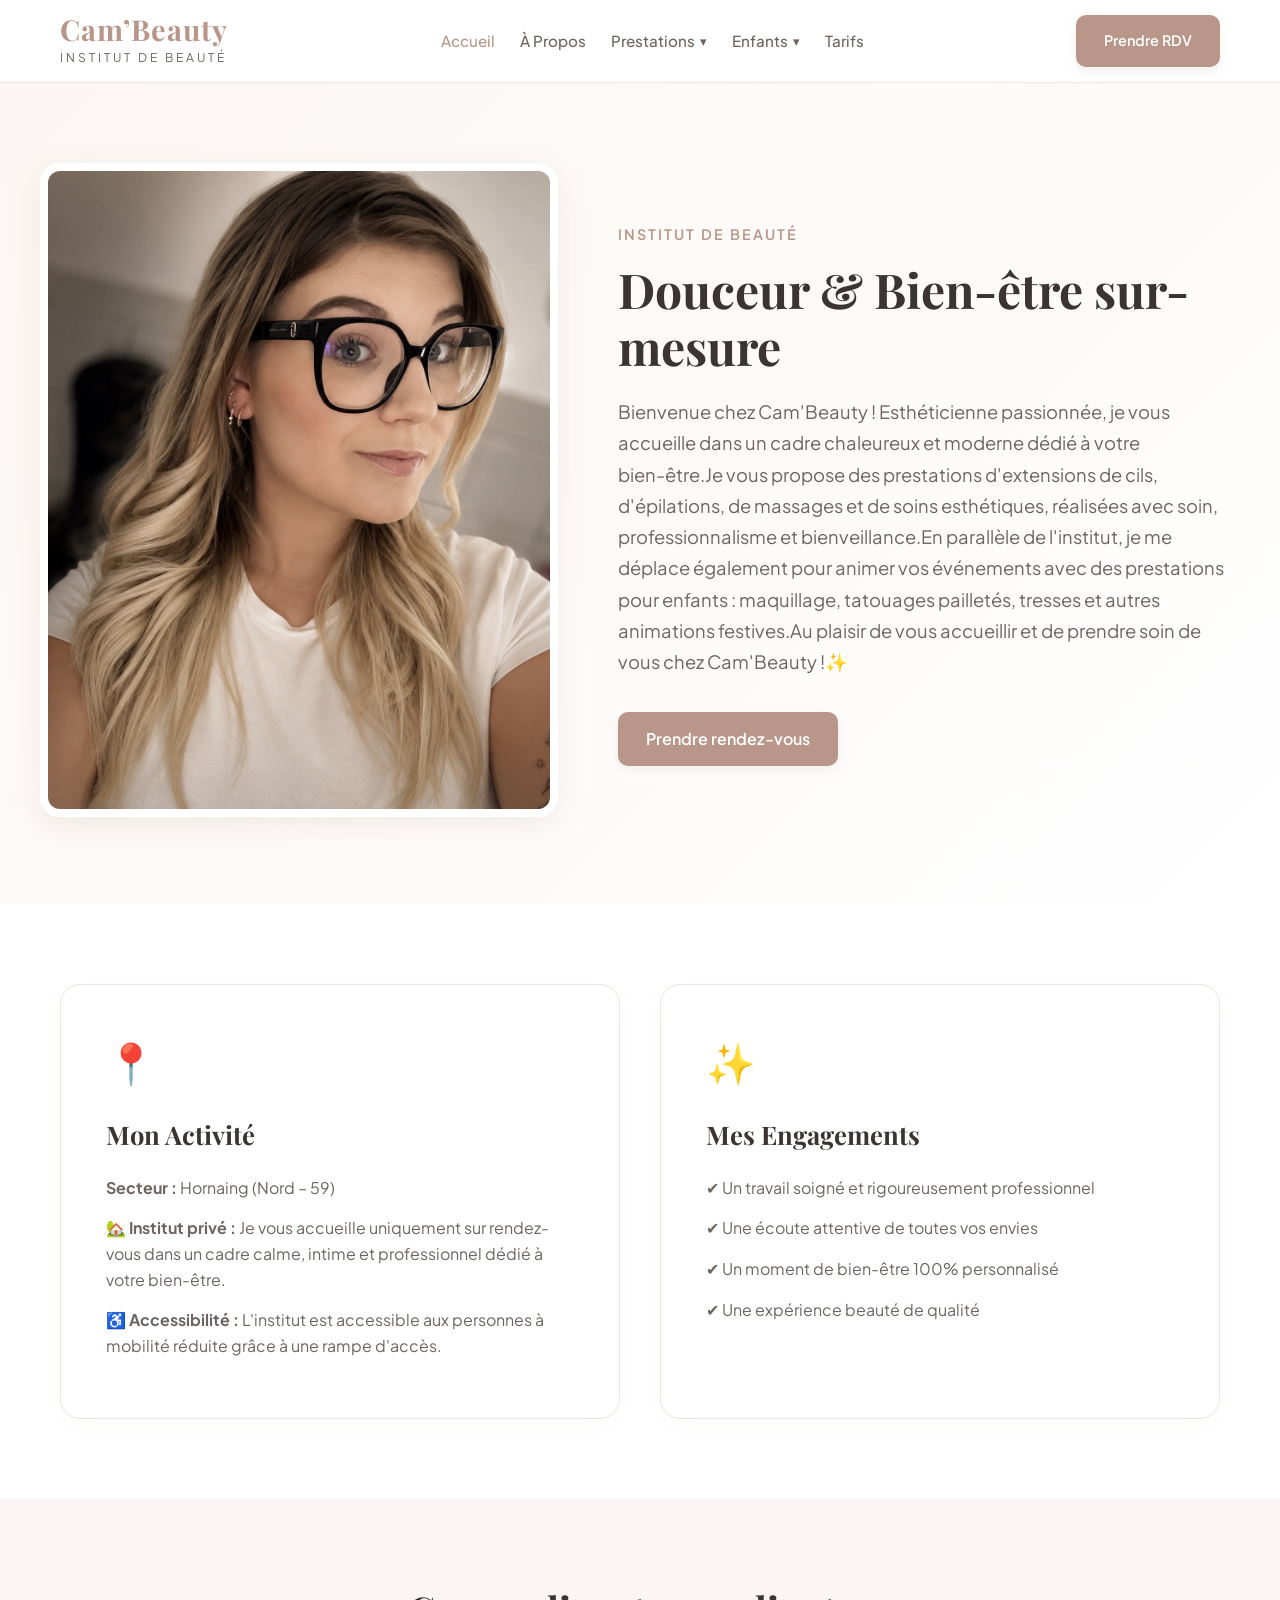
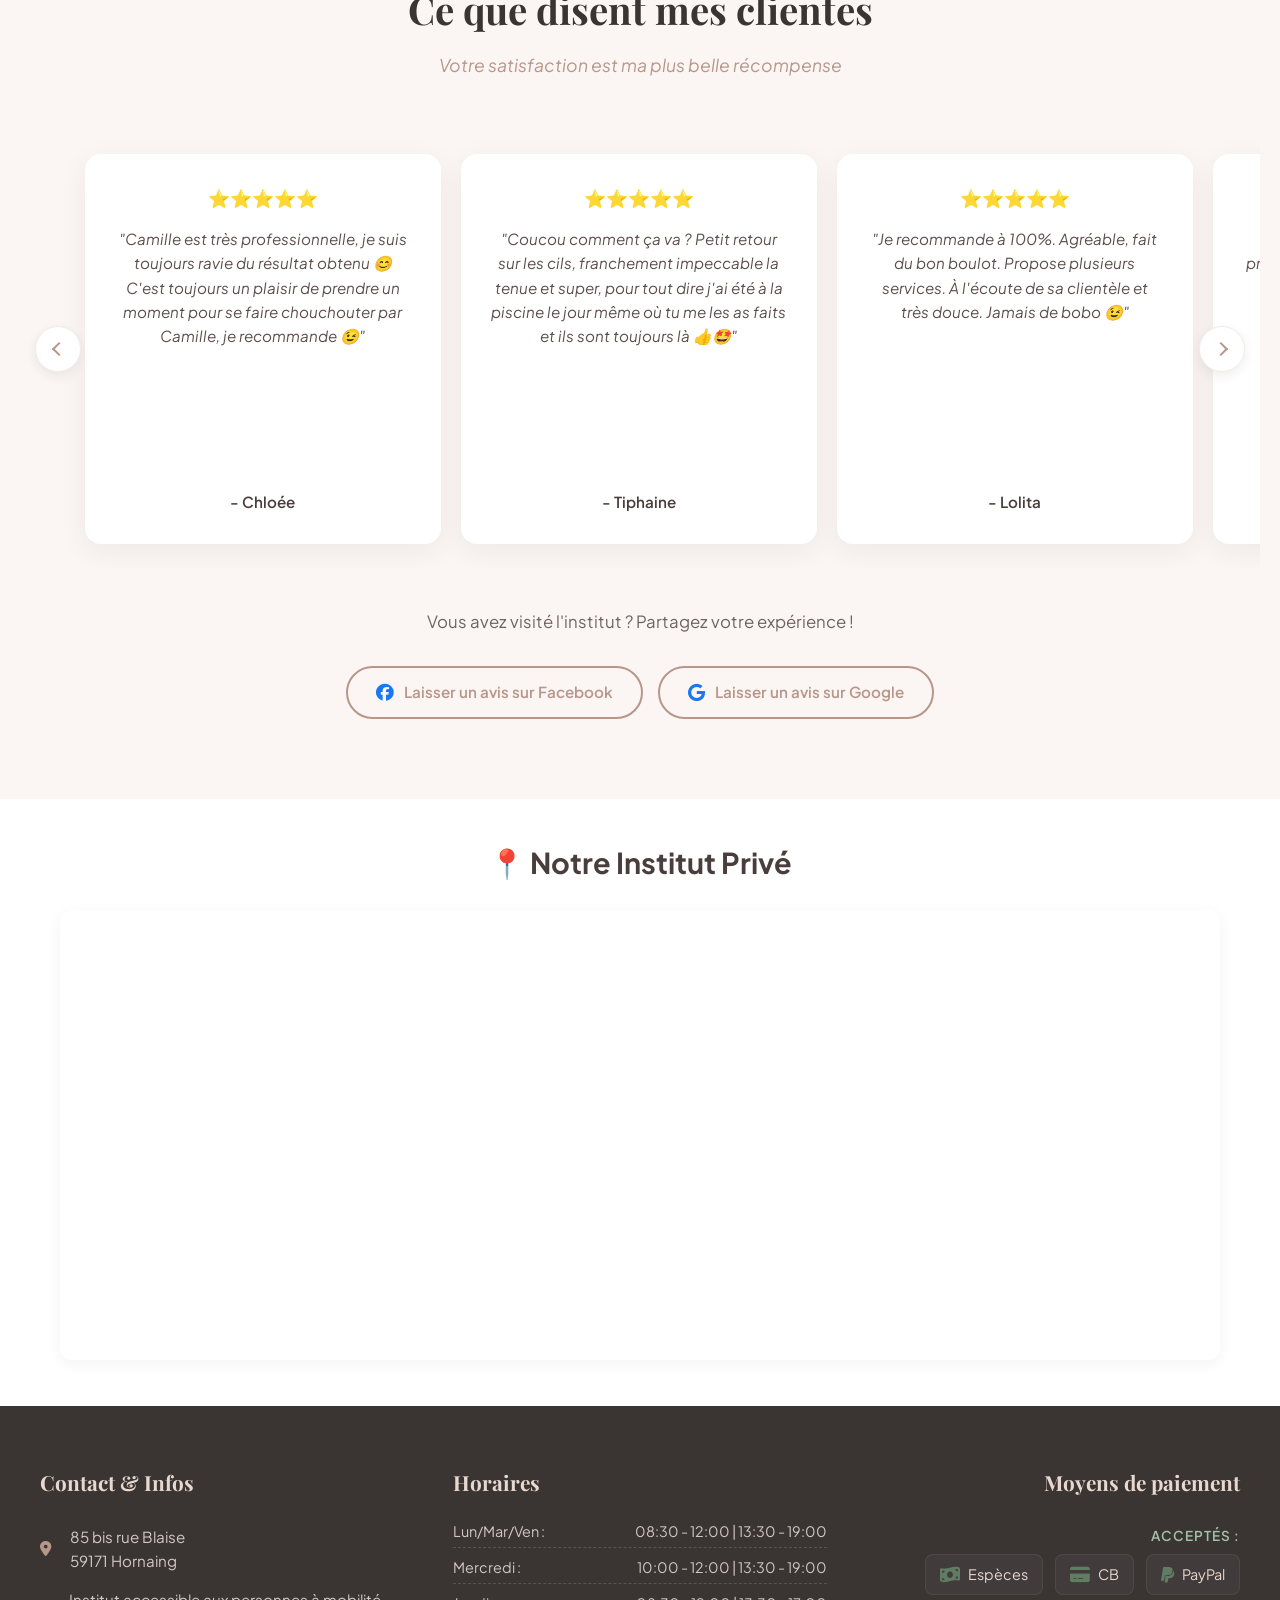
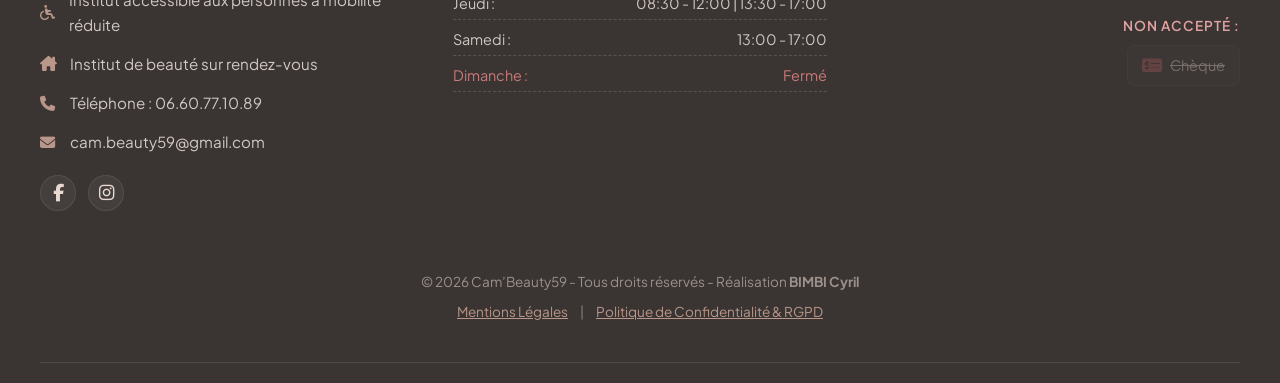
<file: index.html>
<!DOCTYPE html>
<html lang="fr">
<head>
    <meta charset="UTF-8">
    <meta name="viewport" content="width=device-width, initial-scale=1.0">
    <title>Cam'Beauty - Institut de beauté | Hornaing</title>
	<meta name="description" content="Cam'Beauty, institut de beauté à Hornaing. Ongles, extensions de cils, soins, massages, maquillage et épilation sur rendez-vous.">
    <link rel="stylesheet" href="style.css">
	<link rel="icon" type="image/png" href="favicon.png">
	<link rel="stylesheet" href="https://cdnjs.cloudflare.com/ajax/libs/font-awesome/6.5.1/css/all.min.css">
    <link rel="preconnect" href="https://fonts.googleapis.com">
    <link rel="preconnect" href="https://fonts.gstatic.com" crossorigin>
    <link href="https://fonts.googleapis.com/css2?family=Playfair+Display:ital,wght@0,400..700;1,400..700&family=Plus+Jakarta+Sans:wght@300;400;500;600&display=swap" rel="stylesheet">
</head>
<body>

<div id="header-placeholder"></div>
    <main>
    <!-- Section présentation -->
    <section class="hero-section">
        <div class="hero-container">
            <div class="hero-image">
                <img src="camille-portrait.jpg" alt="Camille - Esthéticienne diplômée">
            </div>
            <div class="hero-content">
                <span class="subtitle">Institut de Beauté</span>
                <h1>Douceur & Bien-être sur-mesure</h1>
                <p>Bienvenue chez Cam'Beauty ! Esthéticienne passionnée, je vous accueille dans un cadre chaleureux et moderne dédié à votre bien-être.Je vous propose des prestations d'extensions de cils, d'épilations, de massages et de soins esthétiques, réalisées avec soin, professionnalisme et bienveillance.En parallèle de l'institut, je me déplace également pour animer vos événements avec des prestations pour enfants : maquillage, tatouages pailletés, tresses et autres animations festives.Au plaisir de vous accueillir et de prendre soin de vous chez Cam'Beauty !✨</p>
                <a href="tarifs.html" class="btn-primary">Prendre rendez-vous</a>
            </div>
        </div>
    </section>

    <!-- Section informations (Alignée côte à côte) -->
    <section class="info-section">
        <div class="info-grid">
            
            <!-- Bloc 1 : Mon Activité -->
            <div class="info-card">
                <div class="icon">📍</div>
                <h3>Mon Activité</h3>
                <p><strong>Secteur :</strong> Hornaing (Nord – 59)</p>
				<p>🏡 <strong>Institut privé :</strong> Je vous accueille uniquement sur rendez-vous dans un cadre calme, intime et professionnel dédié à votre bien-être.</p>
				<p>♿ <strong>Accessibilité :</strong> L'institut est accessible aux personnes à mobilité réduite grâce à une rampe d'accès.</p>
            </div>

            <!-- Bloc 2 : Mes Engagements -->
            <div class="info-card">
                <div class="icon">✨</div>
                <h3>Mes Engagements</h3>
                <ul class="commitments-list">
                    <li>✔ Un travail soigné et rigoureusement professionnel</li>
                    <li>✔ Une écoute attentive de toutes vos envies</li>
                    <li>✔ Un moment de bien-être 100% personnalisé</li>
                    <li>✔ Une expérience beauté de qualité</li>
                </ul>
            </div>
        </div>
    </section>
<!-- SECTION AVIS CLIENTS AVEC REDIRECTION FACEBOOK -->
<section class="reviews-section">
    <h2>Ce que disent mes clientes</h2>
    <p class="reviews-subtitle">Votre satisfaction est ma plus belle récompense</p>
    
    <!-- Conteneur global du carrousel -->
    <div class="reviews-carousel-container">
        
        <!-- Flèche Gauche (Bouton Div Universel - Pur CSS) -->
        <div id="prev-review-btn" class="review-nav-arrow left-arrow" role="button" aria-label="Précédent">
            <span class="arrow-icon left"></span>
        </div>
        
        <!-- Curseur horizontal des avis -->
        <div class="reviews-slider">
            
            <!-- Avis 1 : Chloé -->
            <div class="review-card">
                <div class="stars">⭐⭐⭐⭐⭐</div>
                <p class="review-text">"Camille est très professionnelle, je suis toujours ravie du résultat obtenu 😊 C'est toujours un plaisir de prendre un moment pour se faire chouchouter par Camille, je recommande 😉"</p>
                <p class="review-author">- Chloée</p>
            </div>
            
            <!-- Avis 2 : Tiphaine -->
            <div class="review-card">
                <div class="stars">⭐⭐⭐⭐⭐</div>
                <p class="review-text">"Coucou comment ça va ? Petit retour sur les cils, franchement impeccable la tenue et super, pour tout dire j'ai été à la piscine le jour même où tu me les as faits et ils sont toujours là 👍🤩"</p>
                <p class="review-author">- Tiphaine</p>
            </div>

            <!-- Avis 3 : Lolita -->
            <div class="review-card">
                <div class="stars">⭐⭐⭐⭐⭐</div>
                <p class="review-text">"Je recommande à 100%. Agréable, fait du bon boulot. Propose plusieurs services. À l'écoute de sa clientèle et très douce. Jamais de bobo 😉"</p>
                <p class="review-author">- Lolita</p>
            </div>

            <!-- Avis 4 : Alyssa -->
            <div class="review-card">
                <div class="stars">⭐⭐⭐⭐⭐</div>
                <p class="review-text">"Je vous recommande Camille, très professionnelle et très douce 🫶 Encore merci pour mes cils j'adore ! 💅"</p>
                <p class="review-author">- Alyssa</p>
            </div>

            <!-- Avis 5 : Carole -->
            <div class="review-card">
                <div class="stars">⭐⭐⭐⭐⭐</div>
                <p class="review-text">"Une perle Camille ! Premier nail art pour ma fille, elle a transformé les doigts de ma princesse. Première épilation des aisselles aussi et tout s'est très bien passé avec beaucoup de douceur et de conseils. Je recommande à 100% ! Merci Camille et à très vite !"</p>
                <p class="review-author">- Carole</p>
            </div>

            <!-- Avis 6 : Honorine -->
            <div class="review-card">
                <div class="stars">⭐⭐⭐⭐⭐</div>
                <p class="review-text">"c'est Camille qui m'as fait découvrir le cils a cils 😀 elle m'as convaincu 😁 Camille est très patiente et soigne son travaille . laissez vous tenter si vous avez encore un doute 😉"</p>
                <p class="review-author">- Honorine</p>
            </div>
			<!-- Avis 7 : Lana -->
            <div class="review-card">
                <div class="stars">⭐⭐⭐⭐⭐</div>
                <p class="review-text">"Camille est douce et soigneuse, rien à redire franchement foncez !"</p>
                <p class="review-author">- Lana</p>
            </div>
			<!-- Avis 8 : Megane -->
            <div class="review-card">
                <div class="stars">⭐⭐⭐⭐⭐</div>
                <p class="review-text">"Des ongles impeccables, un travail de qualité et une vraie passion pour l'esthétique 💕"</p>
                <p class="review-author">- Megane</p>
            </div>
			<!-- Avis 9 : Houda -->
            <div class="review-card">
                <div class="stars">⭐⭐⭐⭐⭐</div>
                <p class="review-text">"Merci à vous pour votre professionnalisme et pour votre superbe prestation que j'ai eu, vous êtes vraiment douée. À très bientôt"</p>
                <p class="review-author">- Houda</p>
            </div>
			<!-- Avis 10 : Wandy -->
            <div class="review-card">
                <div class="stars">⭐⭐⭐⭐⭐</div>
                <p class="review-text">"Merci infiniment, magnifique prestation moment d'apaisement et résultat incroyable"</p>
                <p class="review-author">- Wandy</p>
            </div>
			<!-- Avis 11 : Gwenaêlle -->
            <div class="review-card">
                <div class="stars">⭐⭐⭐⭐⭐</div>
                <p class="review-text">"Excellent travail , Camille est une personne douce et agréable.Je recommande fortement"</p>
                <p class="review-author">- Gwenaêlle</p>
            </div>
			<!-- Avis 12 : Carole -->
            <div class="review-card">
                <div class="stars">⭐⭐⭐⭐⭐</div>
                <p class="review-text">"Une perle Camille!Premier Nail Art pour ma fille ! Elle a transformé les doigts de ma princesse pour son concert de Dua Lipa!Première épilation aisselles aussi et tout s'est très bien passé avec beaucoup de douceur et de conseils pour retarder la repousse.Ma fille a dit "elle est trop sympa, je viens que ici maintenant "Je recommande à  💯%! Merci Camille et à  très vite ! "</p>
                <p class="review-author">- Carole</p>
            </div>
			<!-- Avis 13 : Chloé -->
            <div class="review-card">
                <div class="stars">⭐⭐⭐⭐⭐</div>
                <p class="review-text">"Je recommande à 100% ! Je suis très satisfaite de ce premier rendez-vous 😊 Camille est soignée, bienveillante et douce 🌸 Encore merci !"</p>
                <p class="review-author">- Chloé</p>
            </div>
			<!-- Avis 14 : Thérésa -->
            <div class="review-card">
                <div class="stars">⭐⭐⭐⭐⭐</div>
                <p class="review-text">"Prestation au top pour l’anniversaire de ma fille , merci à Camille !!! les copines ont adoré.."</p>
                <p class="review-author">- Thérésa</p>
            </div>
			<!-- Avis 15 : Aurélia -->
            <div class="review-card">
                <div class="stars">⭐⭐⭐⭐⭐</div>
                <p class="review-text">"une fille au top pour les enfants patients,calme qui adore les enfants. très douce et gentille.Les activitées maquillages, tatouage,tresses. Merci a toi😊"</p>
                <p class="review-author">- Aurélia</p>
            </div>
			<!-- Avis 16 : Isabelle -->
            <div class="review-card">
                <div class="stars">⭐⭐⭐⭐⭐</div>
                <p class="review-text">"je recommande Camille elle a fait l'anniversaire de ma fille, ses copines et elle même ont adorées.a l'écoute des attentes de moi même et surtout des adolescentes qui n'ai pas facile 😅encore merci pour cette belle après midi"</p>
                <p class="review-author">- Isabelle</p>
            </div>
        </div>

        <!-- Flèche Droite (Bouton Div Universel - Pur CSS) -->
        <div id="next-review-btn" class="review-nav-arrow right-arrow" role="button" aria-label="Suivant">
            <span class="arrow-icon right"></span>
        </div>
    </div>

    <!-- Zone des boutons d'action (Facebook / Google) -->
    <div class="leave-review-container">
        <p>Vous avez visité l'institut ? Partagez votre expérience !</p>
        <div class="review-buttons-group">
            <a href="https://www.facebook.com/profile.php?id=61571877812657&sk=reviews" target="_blank" class="btn-secondary">
                <i class="fa-brands fa-facebook"></i> Laisser un avis sur Facebook
            </a>
            <a href="https://search.google.com/local/writereview?placeid=TON_PLACE_ID_ICI" target="_blank" class="btn-secondary google-btn">
                <i class="fa-brands fa-google"></i> Laisser un avis sur Google
            </a>
        </div>
    </div>
</section>

<!-- Section Localisation & Carte Google Maps avec Marqueur GPS Forcé -->
<section class="map-section">
    <div class="map-container">
        <h2 class="section-title" style="text-align: center; margin-bottom: 25px; font-family: inherit;">📍 Notre Institut Privé</h2>
        <iframe 
            src="https://www.google.com/maps/embed?pb=!1m18!1m12!1m3!1d188.6676516875954!2d3.3326631984610944!3d50.36956111631443!2m3!1f0!2f0!3f0!3m2!1i1024!2i768!4f13.1!3m3!1m2!1s0x47c2c19310a6ff81%3A0x72379918869b56d1!2s85%20Bis%20Rue%20Blaise%2C%2059171%20Hornaing!5e1!3m2!1sfr!2sfr!4v1784580794110!5m2!1sfr!2sfr" width="600" height="450" style="border:0;" allowfullscreen="" loading="lazy" referrerpolicy="strict-origin-when-cross-origin"></iframe>
    </div>
</section>
    </main>
	<div id="footer-placeholder"></div>
	<script src="script.js"></script>
	
</body>
</html>
</file>
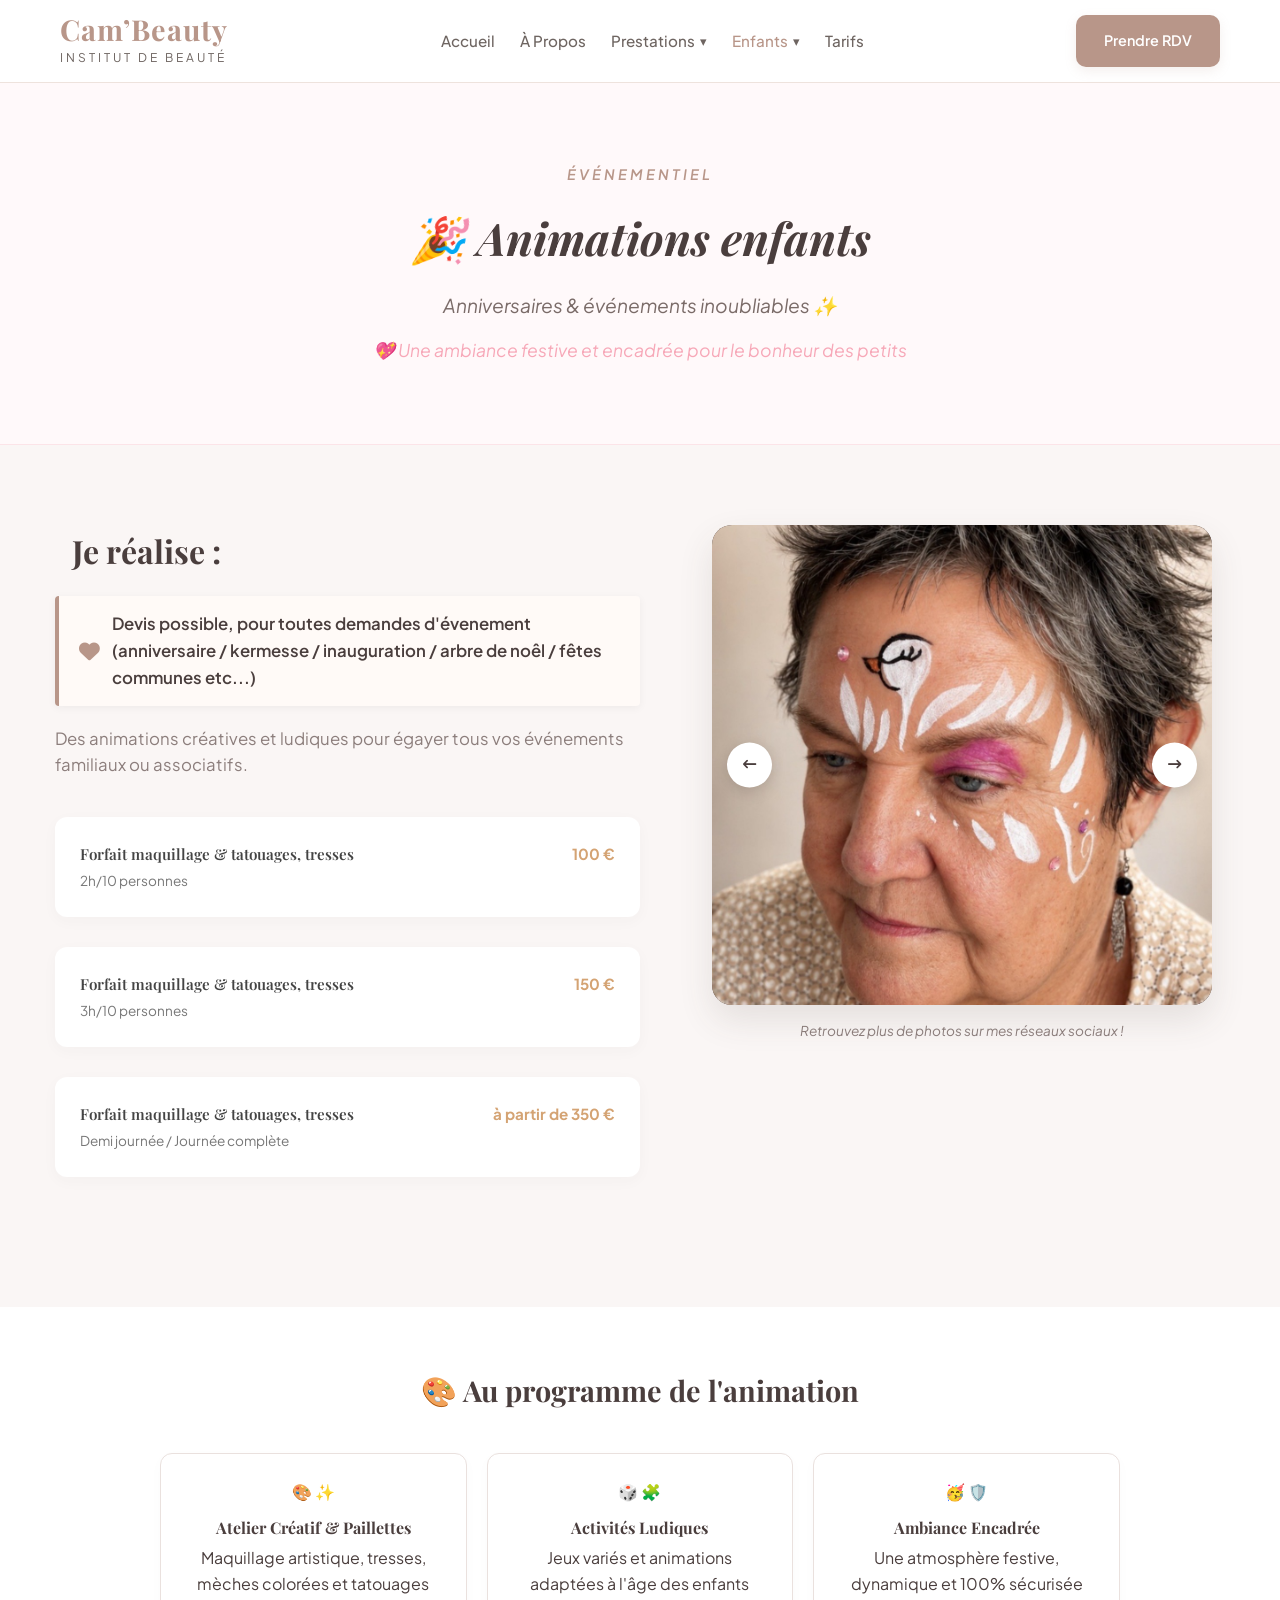
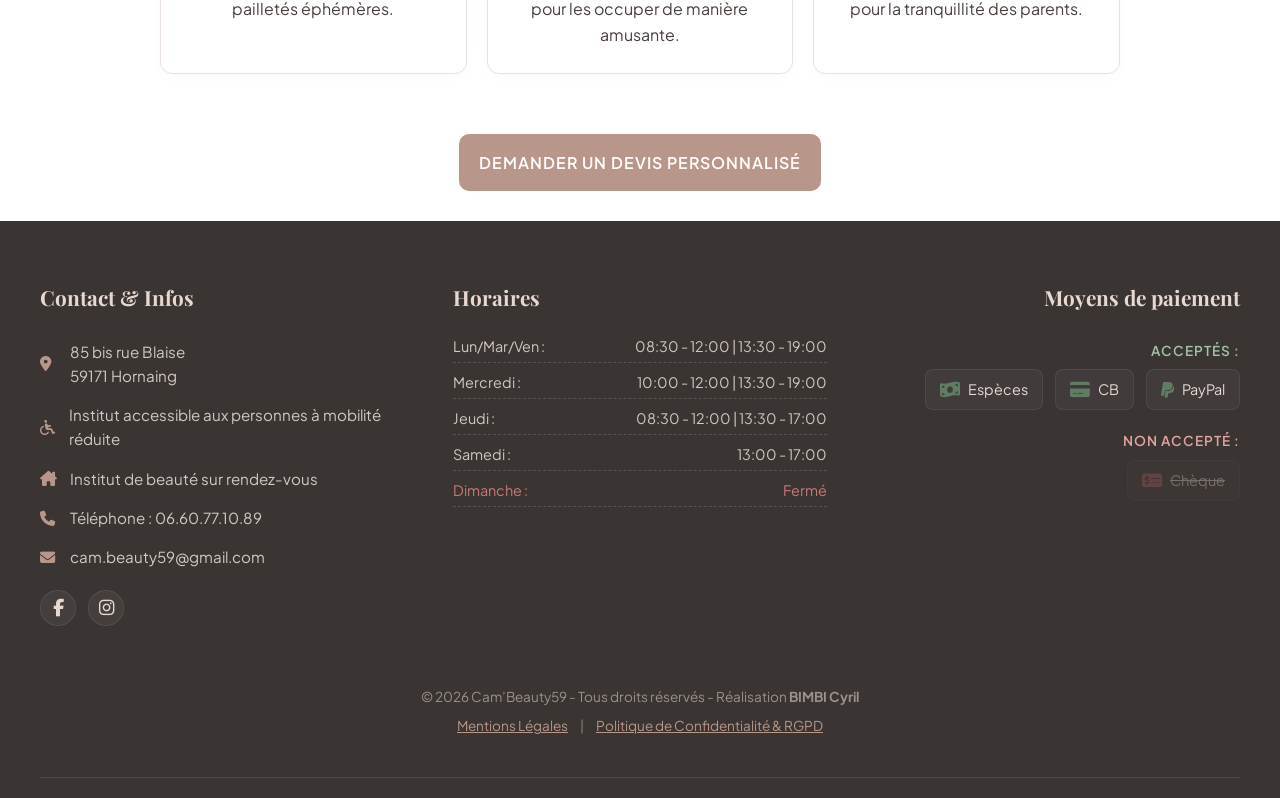
<file: animations.html>
<!DOCTYPE html>
<html lang="fr">
<head>
    <meta charset="UTF-8">
    <meta name="viewport" content="width=device-width, initial-scale=1.0">
    <title>Animations enfants | Cam'Beauty59 | Hornaing</title>
    <link rel="stylesheet" href="style.css">
    <link rel="stylesheet" href="https://cdnjs.cloudflare.com/ajax/libs/font-awesome/6.5.1/css/all.min.css">
    <link rel="preconnect" href="https://fonts.googleapis.com">
    <link rel="preconnect" href="https://fonts.gstatic.com" crossorigin>
    <link href="https://fonts.googleapis.com/css2?family=Playfair+Display:ital,wght@0,400..700;1,400..700&family=Plus+Jakarta+Sans:wght@300;400;500;600&display=swap" rel="stylesheet">
    <link rel="icon" type="image/png" href="favicon.png">
</head>
<body>
<div id="header-placeholder"></div>	
<main class="prestation-detail-page">
    
    <!-- HERO BANNER -->
    <section class="prestation-hero-section section-kids">
        <div class="hero-prestation-content">
            <span class="prestation-subtitle">Événementiel</span>
            <h1>🎉 Animations enfants</h1>
            <p class="prestation-lead-text">Anniversaires & événements inoubliables ✨</p>
            <p class="prestation-lead-text highlight-text">💖 Une ambiance festive et encadrée pour le bonheur des petits</p>
        </div>
    </section>

    <!-- SECTION HAUTE : ANIMATIONS ET IMAGES -->
    <section class="prestation-menu-section">
        <div class="prestation-menu-container">
            
            <!-- COLONNE GAUCHE : LES ANIMATIONS -->
            <div class="prestation-items-details">
                <div class="prestation-category-block">
                    <h2><i class="fa-solid fa-balloon"></i> Je réalise :</h2>
                        <div class="info-box-highlight">
        <i class="fa-solid fa-heart"></i>
        <span>Devis possible, pour toutes demandes d'évenement (anniversaire / kermesse / inauguration / arbre de noêl / fêtes communes etc...)</span>
    </div>
                    <p class="category-intro-text">Des animations créatives et ludiques pour égayer tous vos événements familiaux ou associatifs.</p>
                    
                    <div class="menu-list">
                        <!-- Item 1 -->
                        <div class="menu-item-row">
                            <div class="item-main-info">
                                <div class="item-title-dots">
                                    <span class="item-title">Forfait maquillage & tatouages, tresses</span>
                                    <span class="item-dots"></span>
                                     <span class="item-price">100 €</span>
                                </div>
                                <p class="item-description">2h/10 personnes</p>
                            </div>
                        </div>
                        <!-- Item 2 -->
                        <div class="menu-item-row">
                            <div class="item-main-info">
                                <div class="item-title-dots">
                                    <span class="item-title">Forfait maquillage & tatouages, tresses</span>
                                    <span class="item-dots"></span>
                                    <span class="item-price">150 €</span>
                                </div>
                                <p class="item-description">3h/10 personnes</p>
                            </div>
                        </div>
                        <!-- Item 3 -->
                        <div class="menu-item-row">
                            <div class="item-main-info">
                                <div class="item-title-dots">
                                    <span class="item-title">Forfait maquillage & tatouages, tresses</span>
                                    <span class="item-dots"></span>
                                    <span class="item-price">à partir de 350 €</span>
                                </div>
                                <p class="item-description">Demi journée / Journée complète</p>
                            </div>
                        </div>
                    </div>
                </div>
            </div>

            <!-- COLONNE DROITE : GALERIE -->
            <div class="prestation-media-gallery">
                <div class="static-gallery-wrapper">
                    <div class="interactive-slider">
                        <div class="slider-slides-container" id="kids-photos">
                            <div class="slide-picture-item">
                                <img src="images/enfants1.jpg" alt="Maquillage enfants">
                            </div>
                            <div class="slide-picture-item">
                                <img src="images/enfants2.jpg" alt="Ambiance festive">
                            </div>
                            <div class="slide-picture-item">
                                <img src="images/enfants4.jpg" alt="Ambiance festive">
                            </div>
                            <div class="slide-picture-item">
                                <img src="images/enfants5.jpg" alt="Ambiance festive">
                            </div>
                        </div>
                        <button class="slider-arrow arrow-left" onclick="document.getElementById('kids-photos').scrollBy({left: -320, behavior: 'smooth'})"><i class="fa-solid fa-arrow-left-long"></i></button>
                        <button class="slider-arrow arrow-right" onclick="document.getElementById('kids-photos').scrollBy({left: 320, behavior: 'smooth'})"><i class="fa-solid fa-arrow-right-long"></i></button>
                    </div>
                    <p class="gallery-help-text">Retrouvez plus de photos sur mes réseaux sociaux&nbsp;!</p>
                </div>
            </div>
        </div>
    </section>

    <!-- SECTION BASSE : DÉTAILS DES ACTIVITÉS -->
    <section class="bottom-booking-section">
        <h2>🎨 Au programme de l'animation</h2>
        <div class="services-grid">
            <div class="service-card">
                <span>🎨 ✨</span>
                <h4>Atelier Créatif & Paillettes</h4>
                <p>Maquillage artistique, tresses, mèches colorées et tatouages pailletés éphémères.</p>
            </div>
            <div class="service-card">
                <span>🎲 🧩</span>
                <h4>Activités Ludiques</h4>
                <p>Jeux variés et animations adaptées à l'âge des enfants pour les occuper de manière amusante.</p>
            </div>
            <div class="service-card">
                <span>🥳 🛡️</span>
                <h4>Ambiance Encadrée</h4>
                <p>Une atmosphère festive, dynamique et 100% sécurisée pour la tranquillité des parents.</p>
            </div>
        </div>
    </section>
    
    <!-- CONTENEUR DU BOUTON D'ACTION -->
<div class="cta-container" style="text-align: center; margin: 30px 0;">
    <a href="mailto:cam.beauty59@gmail.com?subject=Demande%20de%20devis%20personnalis%C3%A9" class="btn-page-cta">Demander un devis personnalisé</a>
</div>
</main>
<div id="footer-placeholder"></div>
<script src="script.js"></script>
</body>
</html>
</file>
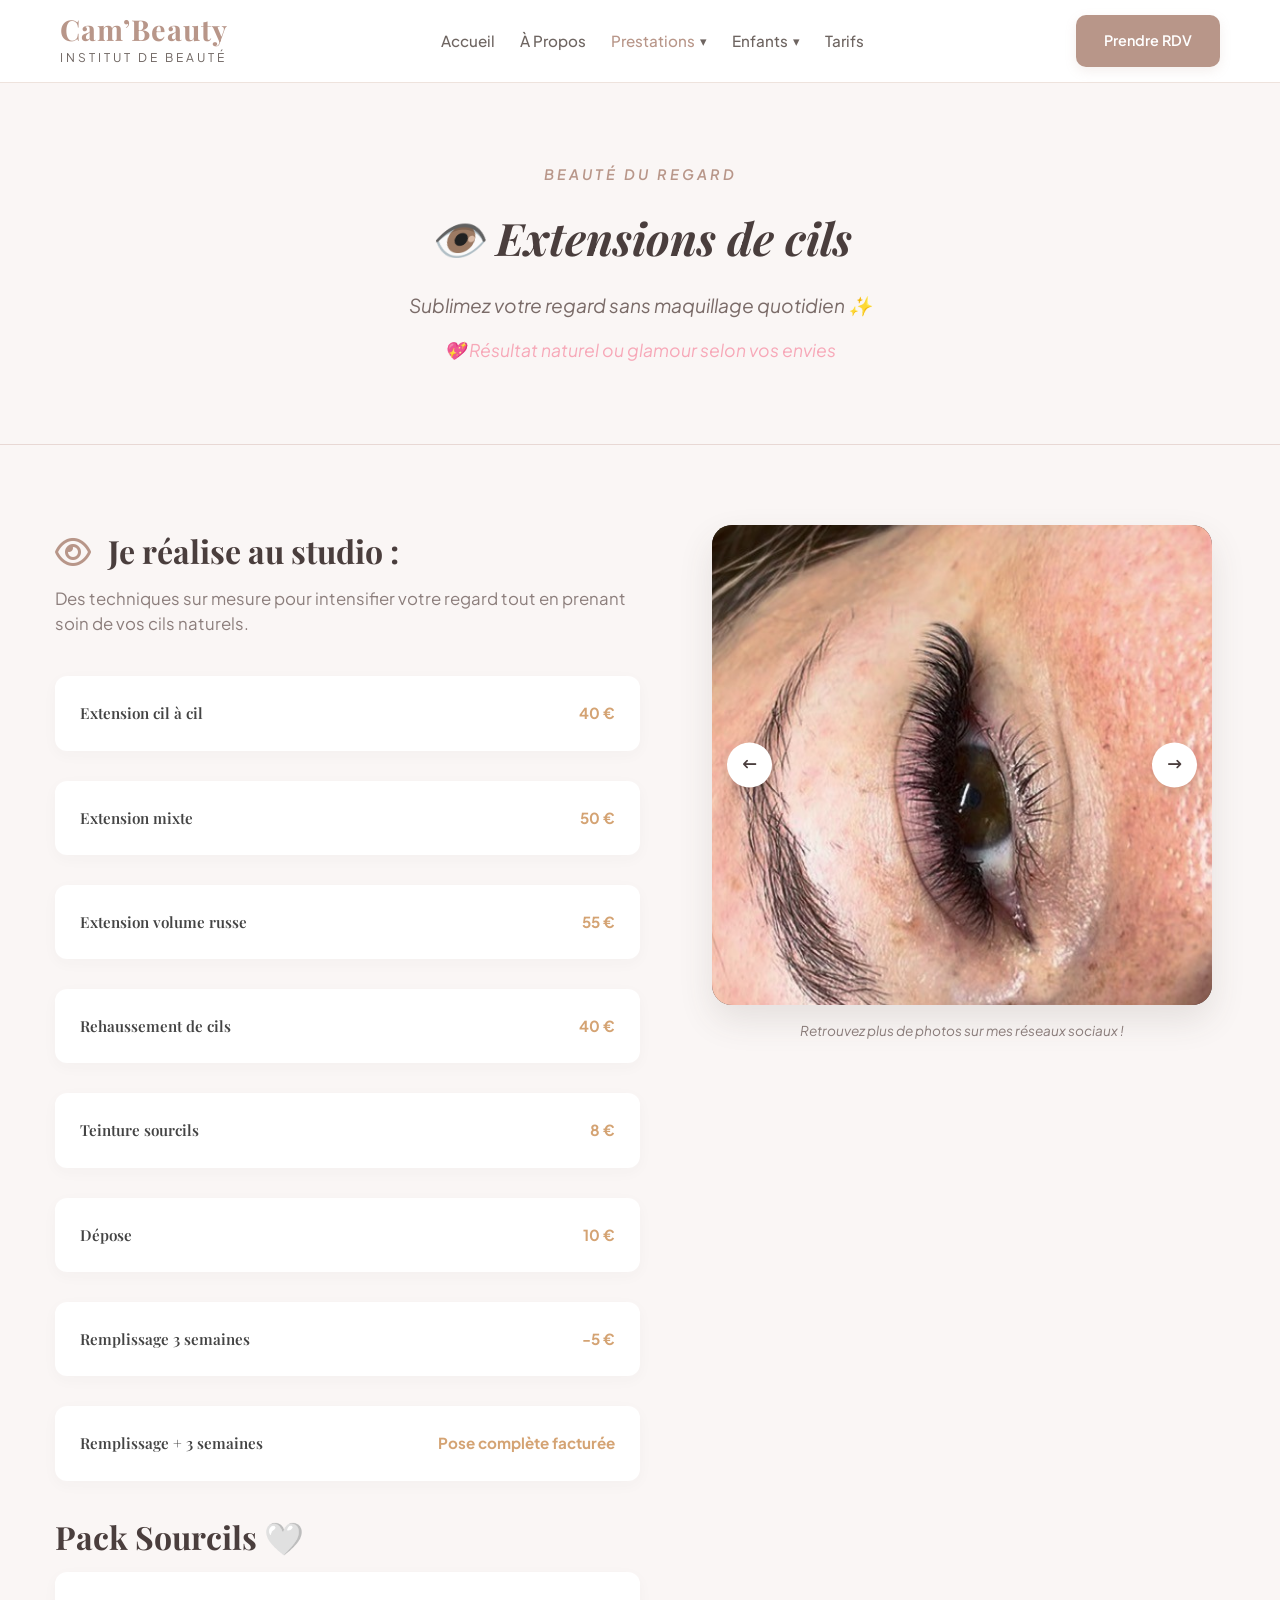
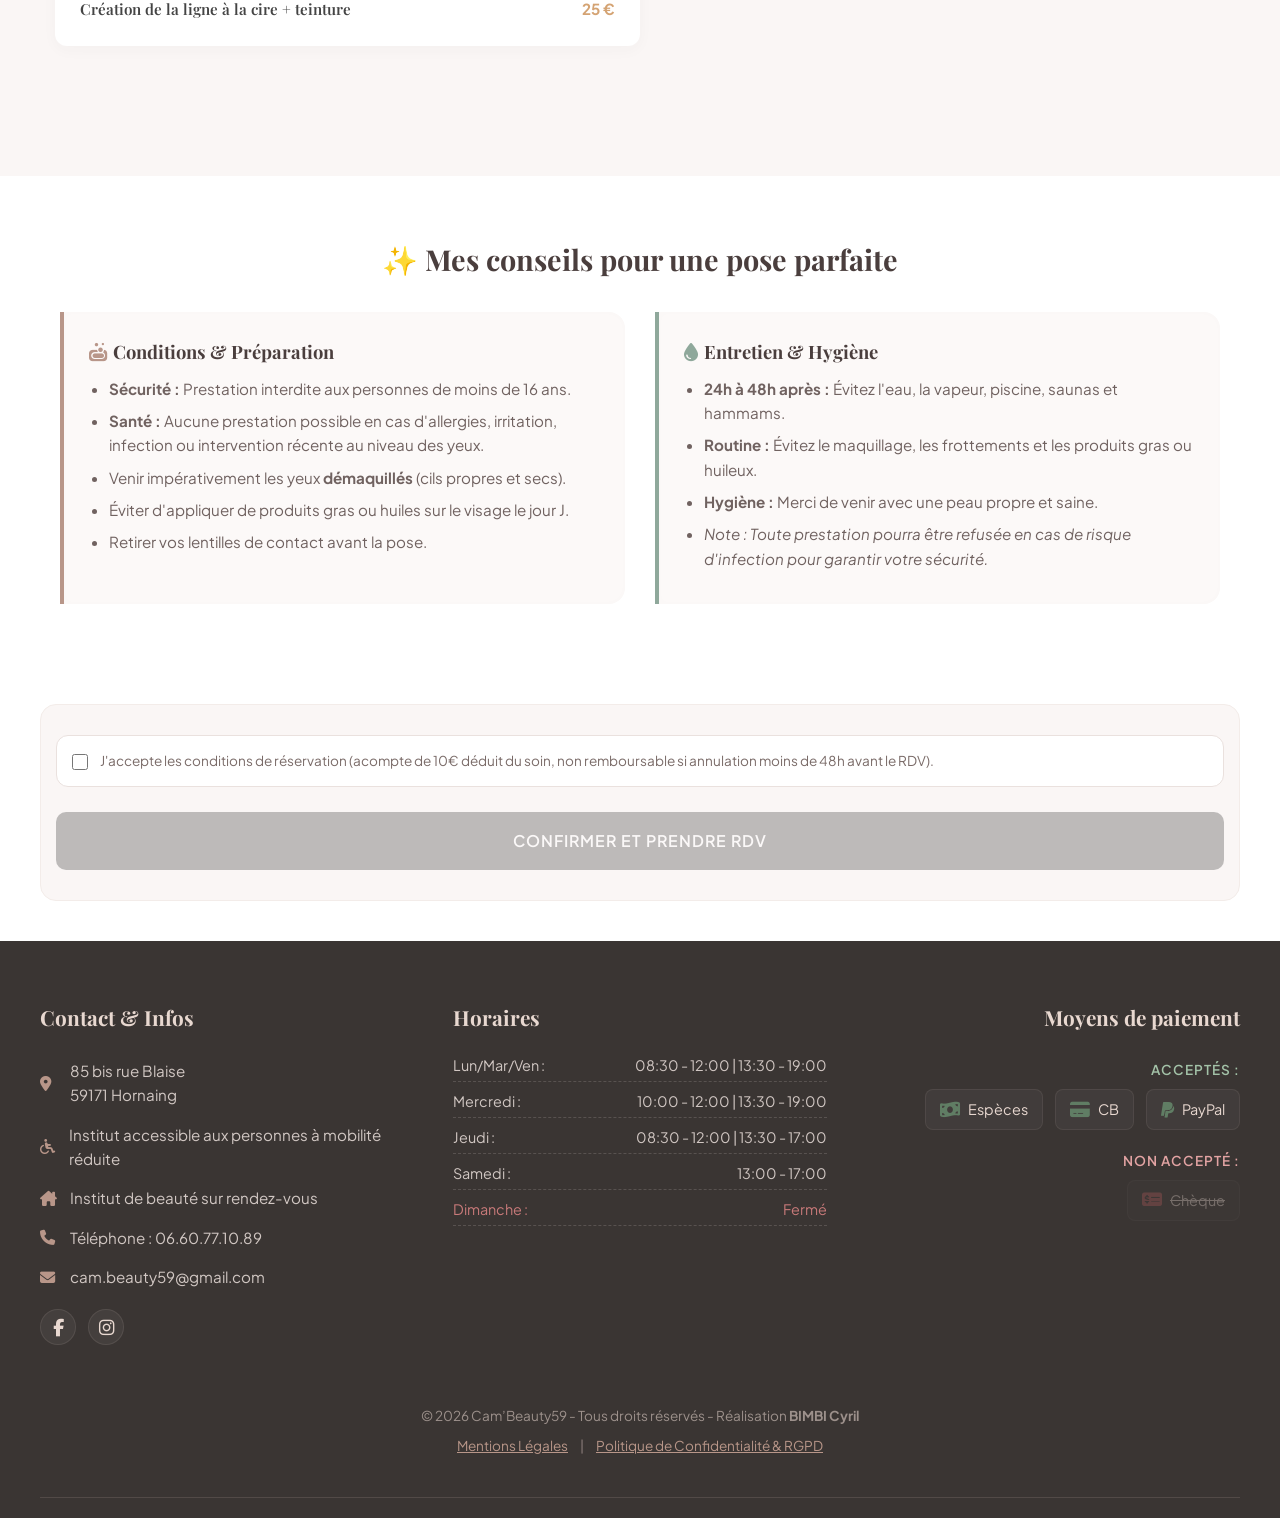
<file: cils.html>
<!DOCTYPE html>
<html lang="fr">
<head>
    <meta charset="UTF-8">
    <meta name="viewport" content="width=device-width, initial-scale=1.0">
    <title>👁️ Cils - Extensions de cils | Cam'Beauty59</title>
    <link rel="preconnect" href="https://fonts.googleapis.com">
    <link rel="preconnect" href="https://fonts.gstatic.com" crossorigin>
    <link href="https://fonts.googleapis.com/css2?family=Playfair+Display:ital,wght@0,400..900;1,400..900&family=Plus+Jakarta+Sans:ital,wght@0,200..800;1,200..800&display=swap" rel="stylesheet">
    <link rel="stylesheet" href="style.css">
    <link rel="stylesheet" href="https://cdnjs.cloudflare.com/ajax/libs/font-awesome/6.5.1/css/all.min.css">
    <link rel="icon" type="image/png" href="favicon.png">
</head>
<body>
<div id="header-placeholder"></div> 	
<main class="prestation-detail-page">
    
    <section class="prestation-hero-section section-nails">
        <div class="hero-prestation-content">
            <span class="prestation-subtitle">Beauté du Regard</span>
            <h1>👁️ Extensions de cils</h1>
            <p class="prestation-lead-text">Sublimez votre regard sans maquillage quotidien ✨</p>
            <p class="prestation-lead-text highlight-text">💖 Résultat naturel ou glamour selon vos envies</p>
        </div>
    </section>

    <section class="prestation-menu-section">
        <div class="prestation-menu-container">
            
            <div class="prestation-items-details">
                <div class="prestation-category-block">
                    <h2><i class="fa-regular fa-eye"></i> Je réalise au studio :</h2>
                    <p class="category-intro-text">Des techniques sur mesure pour intensifier votre regard tout en prenant soin de vos cils naturels.</p>
                    
                    <div class="menu-list">
                        <a href="#zone-reservation" class="prestation-link" data-url="https://booksy.com/fr-fr/79159_cam-beauty-x-eternel-esthetique_instituts-de-beaute_110907_helesmes#ba_s=sh_1">
                        <div class="menu-item-row">
                            <div class="item-main-info">
                                <div class="item-title-dots">
                                    <span class="item-title">Extension cil à cil</span>
                                    <span class="item-dots"></span>
                                    <span class="item-price">40 €</span>
                                </div>
                            </div>
                        </div>
                    </a>
                        <a href="#zone-reservation" class="prestation-link" data-url="https://booksy.com/fr-fr/79159_cam-beauty-x-eternel-esthetique_instituts-de-beaute_110907_helesmes#ba_s=sh_1">
                        <div class="menu-item-row">
                            <div class="item-main-info">
                                <div class="item-title-dots">
                                    <span class="item-title">Extension mixte</span>
                                    <span class="item-dots"></span>
                                    <span class="item-price">50 €</span>
                                </div>
                            </div>
                        </div>
                        </a>
                        <a href="#zone-reservation" class="prestation-link" data-url="https://booksy.com/fr-fr/79159_cam-beauty-x-eternel-esthetique_instituts-de-beaute_110907_helesmes#ba_s=sh_1">
                        <div class="menu-item-row">
                            <div class="item-main-info">
                                <div class="item-title-dots">
                                    <span class="item-title">Extension volume russe</span>
                                    <span class="item-dots"></span>
                                    <span class="item-price">55 €</span>
                                </div>
                            </div>
                        </div>
                        </a>
                        <a href="#zone-reservation" class="prestation-link" data-url="https://booksy.com/fr-fr/79159_cam-beauty-x-eternel-esthetique_instituts-de-beaute_110907_helesmes#ba_s=sh_1">
                        <div class="menu-item-row">
                            <div class="item-main-info">
                                <div class="item-title-dots">
                                    <span class="item-title">Rehaussement de cils</span>
                                    <span class="item-dots"></span>
                                    <span class="item-price">40 €</span>
                                </div>
                            </div>
                        </div>
                        </a>
                        <a href="#zone-reservation" class="prestation-link addon" data-url="">
                        <div class="menu-item-row">
                            <div class="item-main-info">
                                <div class="item-title-dots">
                                    <span class="item-title">Teinture sourcils</span>
                                    <span class="item-dots"></span>
                                    <span class="item-price">8 €</span>
                                </div>
                            </div>
                        </div>
                        </a>
                        <a href="#zone-reservation" class="prestation-link" data-url="https://booksy.com/fr-fr/79159_cam-beauty-x-eternel-esthetique_instituts-de-beaute_110907_helesmes#ba_s=sh_1">
                        <div class="menu-item-row">
                            <div class="item-main-info">
                                <div class="item-title-dots">
                                    <span class="item-title">Dépose</span>
                                    <span class="item-dots"></span>
                                    <span class="item-price">10 €</span>
                                </div>
                            </div>
                        </div>
                        </a>
                        <a href="#zone-reservation" class="prestation-link addon" data-url="">
                        <div class="menu-item-row">
                            <div class="item-main-info">
                                <div class="item-title-dots">
                                    <span class="item-title">Remplissage 3 semaines </span>
                                    <span class="item-dots"></span>
                                    <span class="item-price">-5 €</span>
                                </div>
                            </div>
                        </div>
                        </a>
                        <a href="#zone-reservation" class="prestation-link addon" data-url="">
                        <div class="menu-item-row">
                            <div class="item-main-info">
                                <div class="item-title-dots">
                                    <span class="item-title">Remplissage  + 3 semaines </span>
                                    <span class="item-dots"></span>
                                    <span class="item-price">Pose complète facturée</span>
                                </div>
                            </div>
                        </div>
                        </a>
                        <h2>Pack Sourcils 🤍</h2>
                        <a href="#zone-reservation" class="prestation-link" data-url="https://booksy.com/fr-fr/79159_cam-beauty-x-eternel-esthetique_instituts-de-beaute_110907_helesmes#ba_s=sh_1">
                        <div class="menu-item-row">
                            <div class="item-main-info">
                                <div class="item-title-dots">
                                    <span class="item-title">Création de la ligne à la cire + teinture </span>
                                    <span class="item-dots"></span>
                                    <span class="item-price">25 €</span>
                                </div>
                            </div>
                        </div>
                        </a>
                    </div>
                </div>
            </div>

            <div class="prestation-media-gallery">
                <div class="static-gallery-wrapper">
                    <div class="interactive-slider">
                        <div class="slider-slides-container" id="lashes-photos">
                            <div class="slide-picture-item">
                                <img src="images/cils1.jpg" alt="Extensions de cils1 - Cam'Beauty59">
                            </div>
                            <div class="slide-picture-item">
                                <img src="images/cils2.jpg" alt="Extensions de cils2  Cam'Beauty59">
                            </div>
                            <div class="slide-picture-item">
                                <img src="images/cils3.jpg" alt="Extensions de cils3 - Cam'Beauty59">
                            </div>
                            <div class="slide-picture-item">
                                <img src="images/cils4.jpg" alt="Extensions de cils4 - Cam'Beauty59">
                            </div>
                        </div>
                        <button class="slider-arrow arrow-left" onclick="document.getElementById('lashes-photos').scrollBy({left: -320, behavior: 'smooth'})"><i class="fa-solid fa-arrow-left-long"></i></button>
                        <button class="slider-arrow arrow-right" onclick="document.getElementById('lashes-photos').scrollBy({left: 320, behavior: 'smooth'})"><i class="fa-solid fa-arrow-right-long"></i></button>
                    </div>
                    <p class="gallery-help-text">Retrouvez plus de photos sur mes réseaux sociaux&nbsp;!</p>
                </div>
            </div>

        </div>
    </section>

    <section class="bottom-booking-section">
        
        <h2>✨ Mes conseils pour une pose parfaite</h2>
        
        <div class="info-grid">
            <div class="quality-callout-box before-care">
                <h4><i class="fa-solid fa-soap icon-before"></i>Conditions & Préparation</h4>
                <ul>
                    <li><strong>Sécurité :</strong> Prestation interdite aux personnes de moins de 16 ans.</li>
                    <li><strong>Santé :</strong> Aucune prestation possible en cas d'allergies, irritation, infection ou intervention récente au niveau des yeux.</li>
                    <li>Venir impérativement les yeux <strong>démaquillés</strong> (cils propres et secs).</li>
                    <li>Éviter d'appliquer de produits gras ou huiles sur le visage le jour J.</li>
                    <li>Retirer vos lentilles de contact avant la pose.</li>
                </ul>
            </div>

            <div class="quality-callout-box after-care">
                <h4><i class="fa-solid fa-droplet icon-after"></i>Entretien & Hygiène</h4>
                <ul>
                    <li><strong>24h à 48h après :</strong> Évitez l'eau, la vapeur, piscine, saunas et hammams.</li>
                    <li><strong>Routine :</strong> Évitez le maquillage, les frottements et les produits gras ou huileux.</li>
                    <li><strong>Hygiène :</strong> Merci de venir avec une peau propre et saine.</li>
                    <li><em>Note : Toute prestation pourra être refusée en cas de risque d'infection pour garantir votre sécurité.</em></li>
                </ul>
            </div>
        </div>
    </section>
    <!-- SECTION RÉSERVATION (ID CIBLE) -->
<section class="booking-section" id="zone-reservation">
    <div class="booking-container">
        <label class="policy-label">
            <input type="checkbox" id="agree-policy" class="policy-checkbox">
            <span>J'accepte les conditions de réservation (acompte de 10€ déduit du soin, non remboursable si annulation moins de 48h avant le RDV).</span>
        </label>

        <a href="#" id="booking-btn" target="_blank" class="btn-booking">
            Confirmer et prendre RDV
        </a>
    </div>
</section>
</main>
<div id="footer-placeholder"></div>
<script src="script.js"></script>
</body>
</html>
</file>
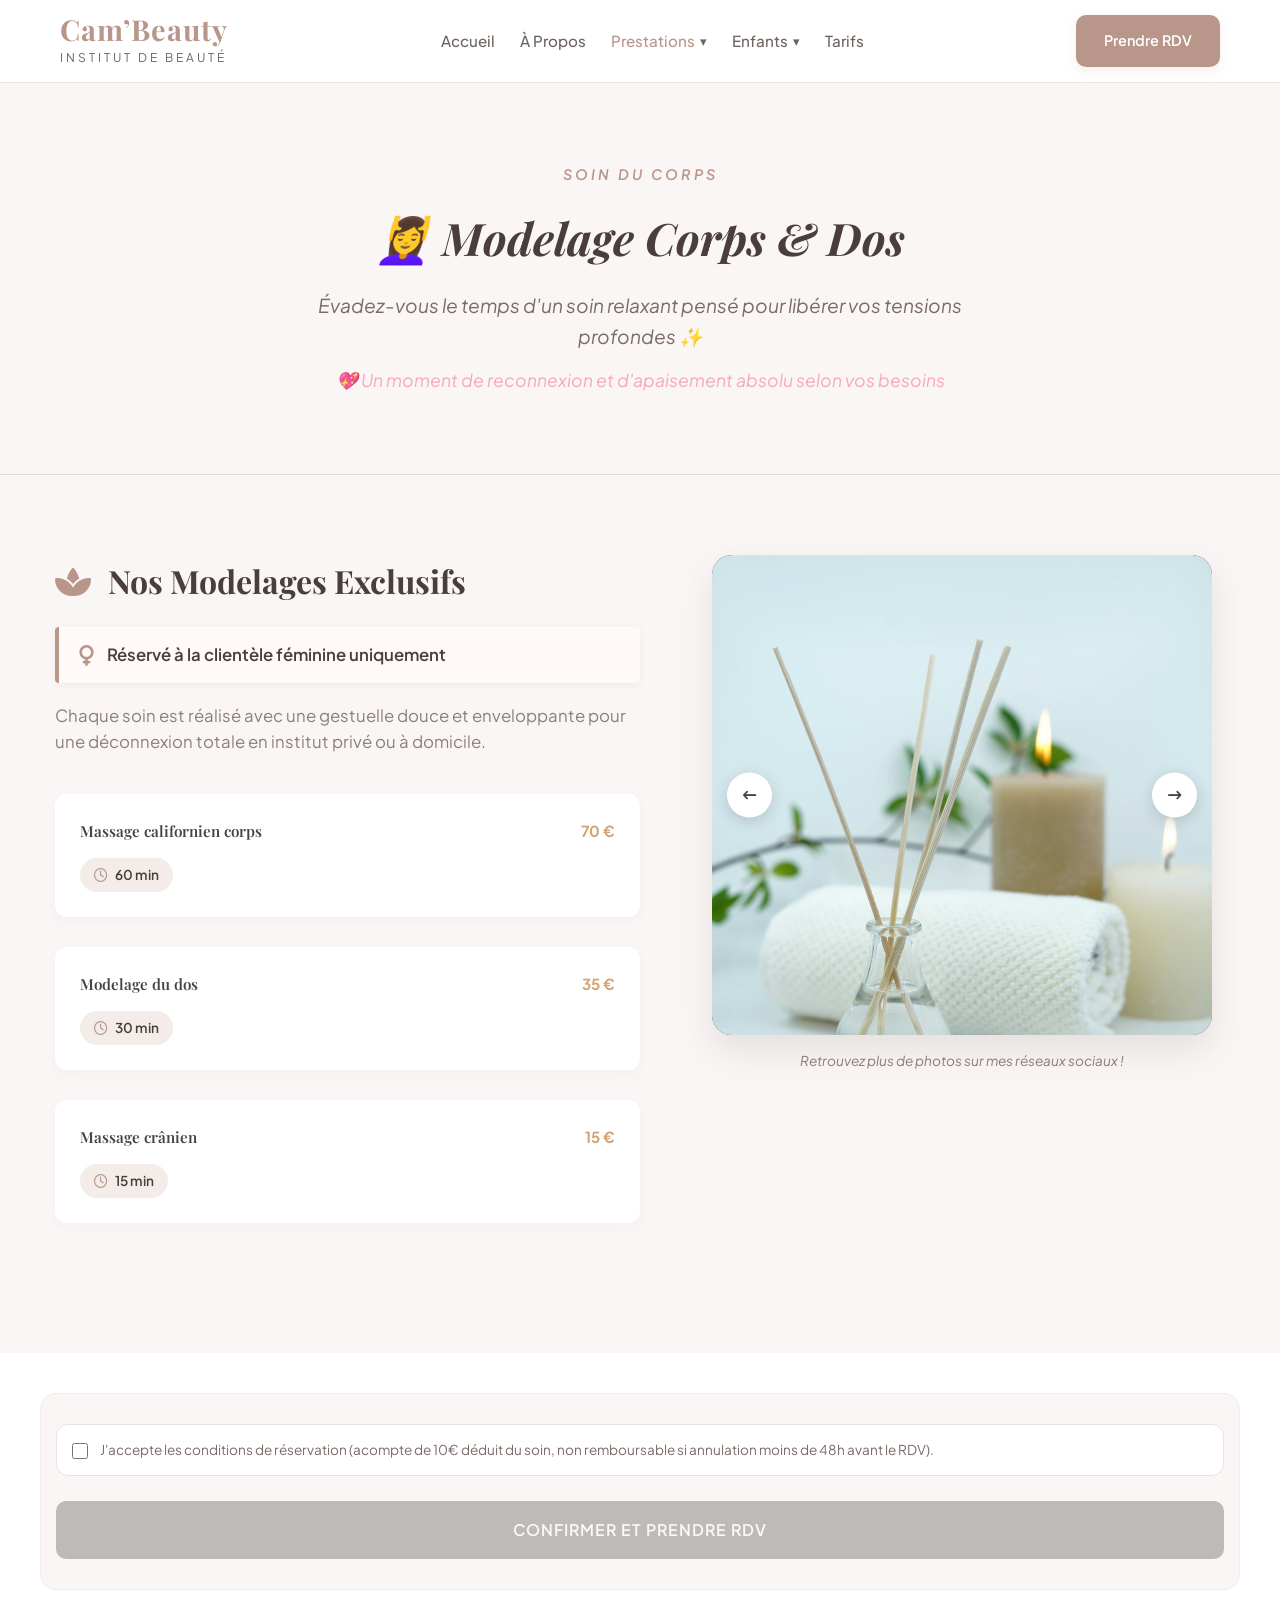
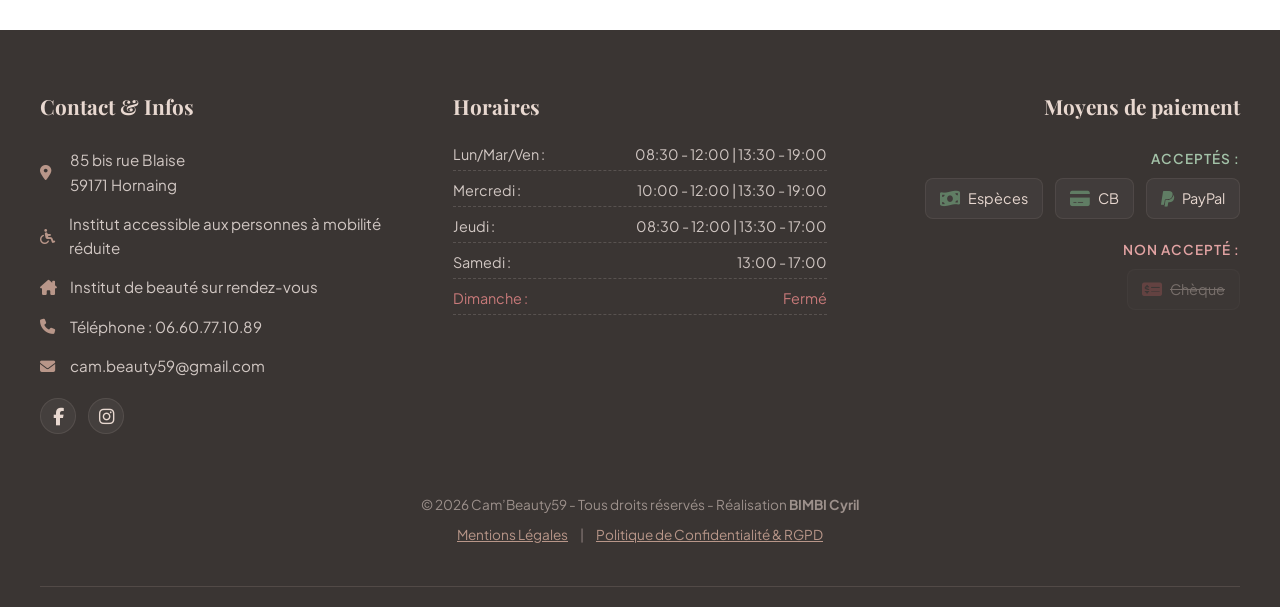
<file: massage.html>
<!DOCTYPE html>
<html lang="fr">
<head>
    <meta charset="UTF-8">
    <meta name="viewport" content="width=device-width, initial-scale=1.0">
    <title>Massage – Cam’Beauty59 | Hornaing</title>
    <link rel="preconnect" href="https://fonts.googleapis.com">
    <link rel="preconnect" href="https://fonts.gstatic.com" crossorigin>
    <link href="https://fonts.googleapis.com/css2?family=Playfair+Display:ital,wght@0,400..900;1,400..900&family=Plus+Jakarta+Sans:ital,wght@0,200..800;1,200..800&display=swap" rel="stylesheet">
    <link rel="stylesheet" href="style.css">
    <link rel="stylesheet" href="https://cdnjs.cloudflare.com/ajax/libs/font-awesome/6.5.1/css/all.min.css">
    <link rel="icon" type="image/png" href="favicon.png">
</head>
<body>
<div id="header-placeholder"></div>	
<main class="prestation-detail-page">
    
    <!-- HERO BANNER DE LA PRESTATION -->
    <section class="prestation-hero-section section-nails">
        <div class="hero-prestation-content">
            <span class="prestation-subtitle">Soin du corps</span>
            <h1>💆‍♀️ Modelage Corps & Dos</h1>
            <p class="prestation-lead-text">Évadez-vous le temps d'un soin relaxant pensé pour libérer vos tensions profondes ✨</p>
            <p class="prestation-lead-text highlight-text">💖 Un moment de reconnexion et d'apaisement absolu selon vos besoins</p>
        </div>
    </section>

    <!-- CONTENU DE LA PRESTATION & VISUELS -->
    <section class="prestation-menu-section">
        <div class="prestation-menu-container">
            
            <!-- COLONNE DE GAUCHE : LES PRESTATIONS -->
<div class="prestation-items-details">
<div class="prestation-category-block">
    <h2><i class="fa-solid fa-spa"></i> Nos Modelages Exclusifs</h2>
    
    <!-- Nouveau bloc haute visibilité -->
    <div class="info-box-highlight">
        <i class="fa-solid fa-venus"></i>
        <span>Réservé à la clientèle féminine uniquement</span>
    </div>

    <p class="category-intro-text">Chaque soin est réalisé avec une gestuelle douce et enveloppante pour une déconnexion totale en institut privé ou à domicile.</p>
                    
                    <div class="menu-list">
                        <a href="#zone-reservation" class="prestation-link" data-url="https://booksy.com/fr-fr/79159_cam-beauty-x-eternel-esthetique_instituts-de-beaute_110907_helesmes#ba_s=sh_1">
                        <div class="menu-item-row">
                            <div class="item-main-info">
                                <div class="item-title-dots">
                                    <span class="item-title">Massage californien corps</span>
                                    <span class="item-dots"></span>
                                    <span class="item-price">70 €</span>
                                </div>
                            </div>
                            <div class="item-meta">
                                <span class="item-duration"><i class="fa-regular fa-clock"></i> 60 min</span>
                            </div>
                        </div>
                        </a>
                        <!-- Prestation 1 -->
                        <a href="#zone-reservation" class="prestation-link" data-url="https://booksy.com/fr-fr/79159_cam-beauty-x-eternel-esthetique_instituts-de-beaute_110907_helesmes#ba_s=sh_1">
                        <div class="menu-item-row">
                            <div class="item-main-info">
                                <div class="item-title-dots">
                                    <span class="item-title">Modelage du dos</span>
                                    <span class="item-dots"></span>
                                    <span class="item-price">35 €</span>
                                </div>
                            </div>
                            <div class="item-meta">
                                <span class="item-duration"><i class="fa-regular fa-clock"></i> 30 min</span>
                            </div>
                        </div>
                        </a>

                        <!-- Prestation 2 -->
                        <a href="#zone-reservation" class="prestation-link" data-url="https://booksy.com/fr-fr/79159_cam-beauty-x-eternel-esthetique_instituts-de-beaute_110907_helesmes#ba_s=sh_1">
                        <div class="menu-item-row">
                            <div class="item-main-info">
                                <div class="item-title-dots">
                                    <span class="item-title">Massage crânien</span>
                                    <span class="item-dots"></span>
                                    <span class="item-price">15 €</span>
                                </div>
                            </div>
                            <div class="item-meta">
                                <span class="item-duration"><i class="fa-regular fa-clock"></i> 15 min</span>
                            </div>
                        </div>
                        </a>
                    </div>
                </div>
            </div>

            <!-- COLONNE DE DROITE : GALERIE PHOTO -->
            <div class="prestation-media-gallery">
                <div class="static-gallery-wrapper">
                    <div class="interactive-slider">
                        <div class="slider-slides-container" id="lashes-photos">
                            <!-- Photo 1 -->
                            <div class="slide-picture-item">
                                <img src="images/massage1.jpg" alt="massage- Cam'Beauty59">
                            </div>
                            <div class="slide-picture-item">
                                <img src="images/massage2.jpg" alt="massage- Cam'Beauty59">
                            </div>
                            <div class="slide-picture-item">
                                <img src="images/massage3.jpg" alt="massage- Cam'Beauty59">
                            </div>
                        </div>
                        <!-- Flèches de navigation du curseur -->
                        <button class="slider-arrow arrow-left" onclick="document.getElementById('lashes-photos').scrollBy({left: -320, behavior: 'smooth'})"><i class="fa-solid fa-arrow-left-long"></i></button>
                        <button class="slider-arrow arrow-right" onclick="document.getElementById('lashes-photos').scrollBy({left: 320, behavior: 'smooth'})"><i class="fa-solid fa-arrow-right-long"></i></button>
                    </div>
                    <p class="gallery-help-text">Retrouvez plus de photos sur mes réseaux sociaux&nbsp;!</p>
                </div>
            </div>
        </div>
    </section>
    <!-- SECTION RÉSERVATION (ID CIBLE) -->
<section class="booking-section" id="zone-reservation">
    <div class="booking-container">
        <label class="policy-label">
            <input type="checkbox" id="agree-policy" class="policy-checkbox">
            <span>J'accepte les conditions de réservation (acompte de 10€ déduit du soin, non remboursable si annulation moins de 48h avant le RDV).</span>
        </label>

        <a href="#" id="booking-btn" target="_blank" class="btn-booking">
            Confirmer et prendre RDV
        </a>
    </div>
</section>
</main>
<div id="footer-placeholder"></div>
<script src="script.js"></script>
</body>
</html>
</file>
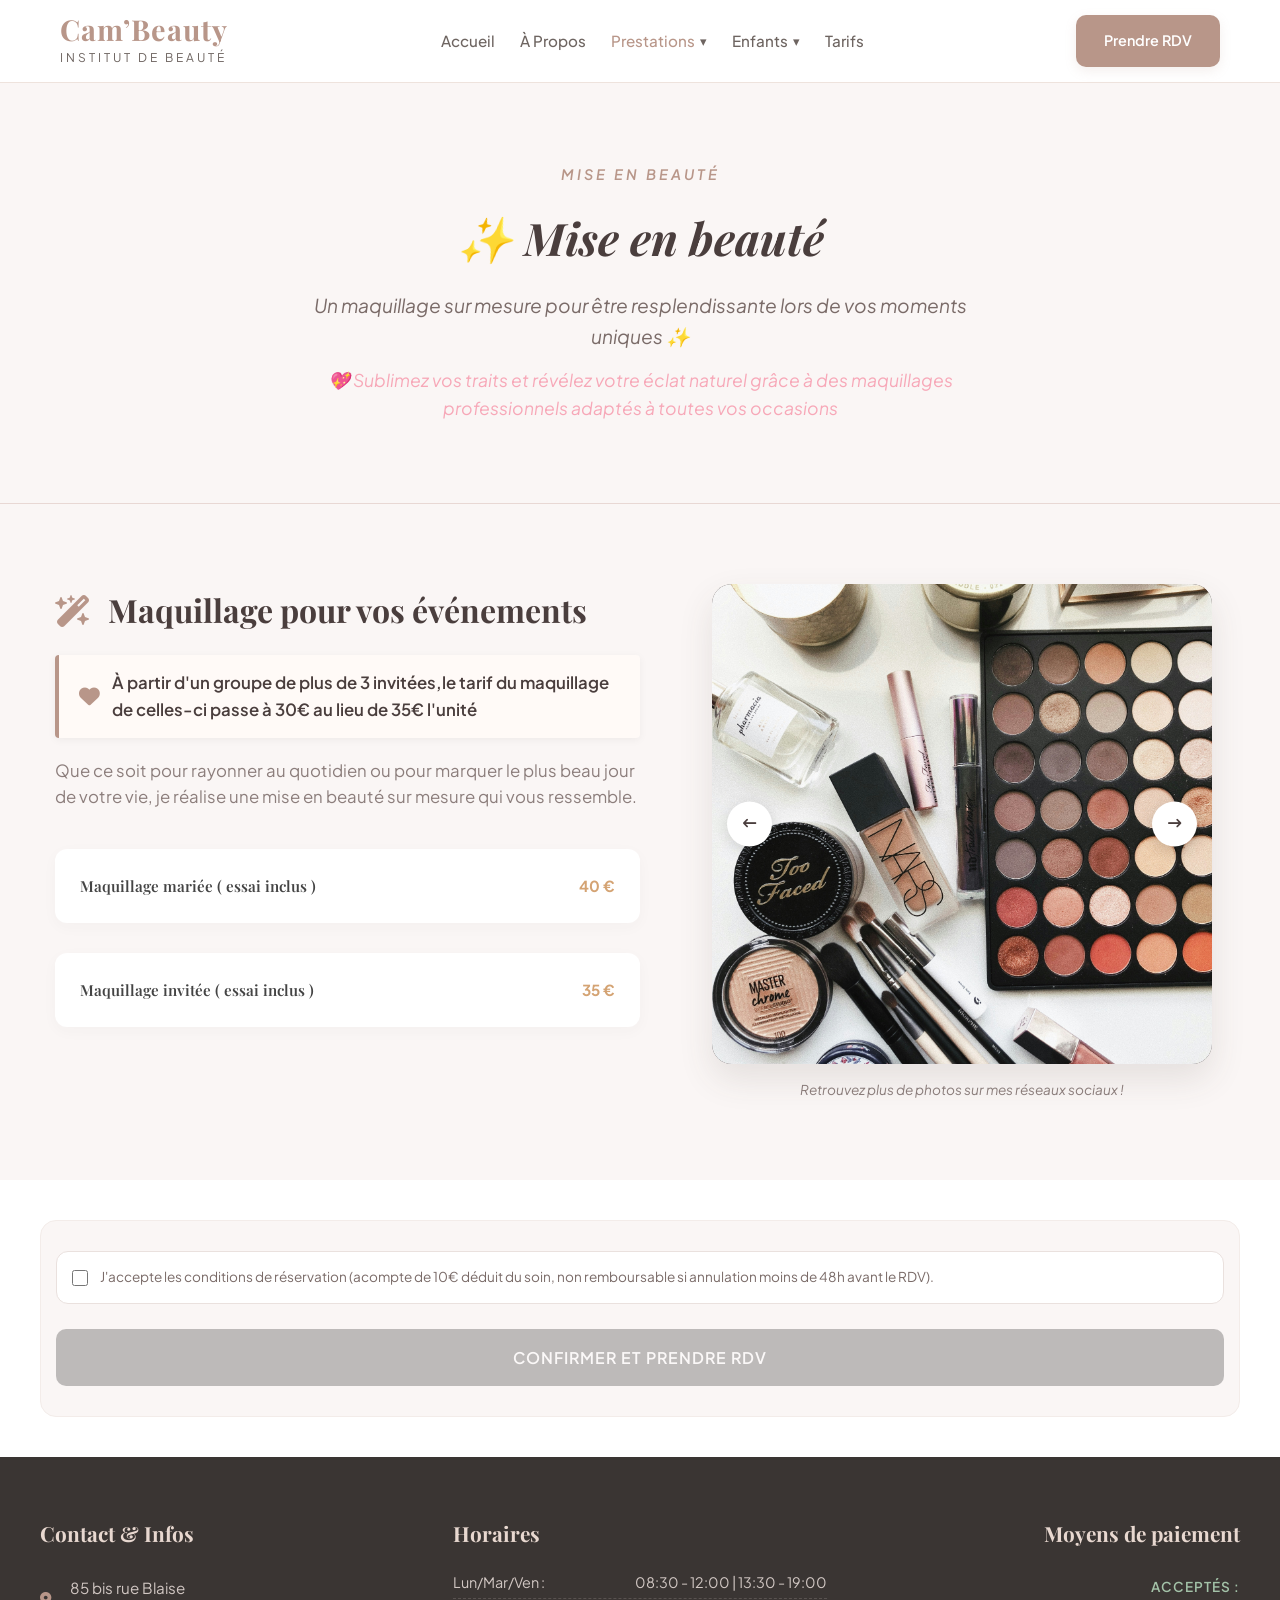
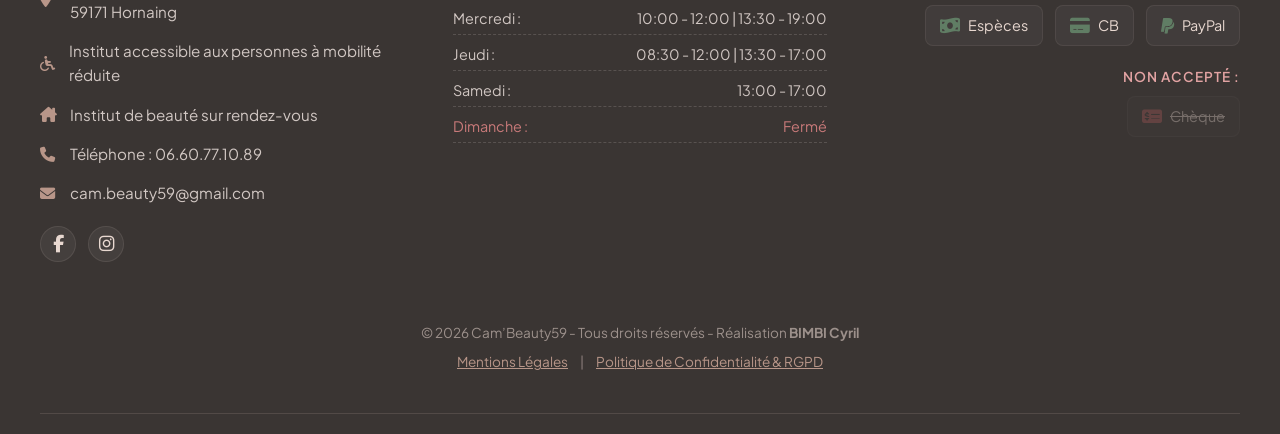
<file: mise-en-beaute.html>
<!DOCTYPE html>
<html lang="fr">
<head>
    <meta charset="UTF-8">
    <meta name="viewport" content="width=device-width, initial-scale=1.0">
    <title>Mise en beauté – Cam’Beauty59 | Hornaing</title>
    <link rel="preconnect" href="https://fonts.googleapis.com">
    <link rel="preconnect" href="https://fonts.gstatic.com" crossorigin>
    <link href="https://fonts.googleapis.com/css2?family=Playfair+Display:ital,wght@0,400..900;1,400..900&family=Plus+Jakarta+Sans:ital,wght@0,200..800;1,200..800&display=swap" rel="stylesheet">
    <link rel="stylesheet" href="style.css">
    <link rel="stylesheet" href="https://cdnjs.cloudflare.com/ajax/libs/font-awesome/6.5.1/css/all.min.css">
    <link rel="icon" type="image/png" href="favicon.png">
</head>
<body>
<div id="header-placeholder"></div>		
<main class="prestation-detail-page">
    
    <!-- HERO BANNER DE LA PRESTATION -->
    <section class="prestation-hero-section section-nails">
        <div class="hero-prestation-content">
            <span class="prestation-subtitle">Mise en beauté</span>
            <h1>✨ Mise en beauté</h1>
            <p class="prestation-lead-text">Un maquillage sur mesure pour être resplendissante lors de vos moments uniques ✨</p>
            <p class="prestation-lead-text highlight-text">💖 Sublimez vos traits et révélez votre éclat naturel grâce à des maquillages professionnels adaptés à toutes vos occasions</p>
        </div>
    </section>

    <!-- CONTENU DE LA PRESTATION & VISUELS -->
    <section class="prestation-menu-section">
        <div class="prestation-menu-container">
            
            <!-- COLONNE DE GAUCHE : LES PRESTATIONS -->
            <div class="prestation-items-details">
                <div class="prestation-category-block">
                    <h2><i class="fa-solid fa-wand-magic-sparkles"></i> Maquillage pour vos événements</h2>
                        <div class="info-box-highlight">
        <i class="fa-solid fa-heart"></i>
        <span>À partir d'un groupe de plus de 3 invitées,le tarif du maquillage de celles-ci passe à 30€ au lieu de 35€ l'unité</span>
    </div>
                    <p class="category-intro-text">Que ce soit pour rayonner au quotidien ou pour marquer le plus beau jour de votre vie, je réalise une mise en beauté sur mesure qui vous ressemble.</p>
                    
                    <div class="menu-list">
                        <!-- Prestation 1 -->
                        <a href="#zone-reservation" class="prestation-link" data-url="https://booksy.com/fr-fr/79159_cam-beauty-x-eternel-esthetique_instituts-de-beaute_110907_helesmes#ba_s=sh_1">
                        <div class="menu-item-row">
                            <div class="item-main-info">
                                <div class="item-title-dots">
                                    <span class="item-title">Maquillage mariée ( essai inclus )</span>
                                    <span class="item-dots"></span>
                                    <span class="item-price">40 €</span>
                                </div>
                            </div>
                        </div>
                        </a>

                        <!-- Prestation 2 -->
                        <a href="#zone-reservation" class="prestation-link" data-url="https://booksy.com/fr-fr/79159_cam-beauty-x-eternel-esthetique_instituts-de-beaute_110907_helesmes#ba_s=sh_1">
                        <div class="menu-item-row">
                            <div class="item-main-info">
                                <div class="item-title-dots">
                                    <span class="item-title">Maquillage invitée ( essai inclus )</span>
                                    <span class="item-dots"></span>
                                    <span class="item-price">35 €</span>
                                </div>
                            </div>
                        </div>
                        </a>
                    </div>
                </div>
            </div>

            <!-- COLONNE DE DROITE : GALERIE PHOTO -->
            <div class="prestation-media-gallery">
                <div class="static-gallery-wrapper">
                    <div class="interactive-slider">
                        <div class="slider-slides-container" id="lashes-photos">
                            <!-- Photo 1 -->
                            <div class="slide-picture-item">
                                <img src="images/beaute1.jpg" alt="beaute1 - Cam'Beauty59">
                            </div>
                            <!-- Photo 2 -->
                            <div class="slide-picture-item">
                                <img src="images/beaute2.jpg" alt="beaute2 Cam'Beauty59">
                            </div>
                        </div>
                        <!-- Flèches de navigation du curseur -->
                        <button class="slider-arrow arrow-left" onclick="document.getElementById('lashes-photos').scrollBy({left: -320, behavior: 'smooth'})"><i class="fa-solid fa-arrow-left-long"></i></button>
                        <button class="slider-arrow arrow-right" onclick="document.getElementById('lashes-photos').scrollBy({left: 320, behavior: 'smooth'})"><i class="fa-solid fa-arrow-right-long"></i></button>
                    </div>
                    <p class="gallery-help-text">Retrouvez plus de photos sur mes réseaux sociaux&nbsp;!</p>
                </div>
            </div>

        </div>
    </section>
    <!-- SECTION RÉSERVATION (ID CIBLE) -->
<section class="booking-section" id="zone-reservation">
    <div class="booking-container">
        <label class="policy-label">
            <input type="checkbox" id="agree-policy" class="policy-checkbox">
            <span>J'accepte les conditions de réservation (acompte de 10€ déduit du soin, non remboursable si annulation moins de 48h avant le RDV).</span>
        </label>

        <a href="#" id="booking-btn" target="_blank" class="btn-booking">
            Confirmer et prendre RDV
        </a>
    </div>
</section>
</main>
<div id="footer-placeholder"></div>
<script src="script.js"></script>
</body>
</html>
</file>
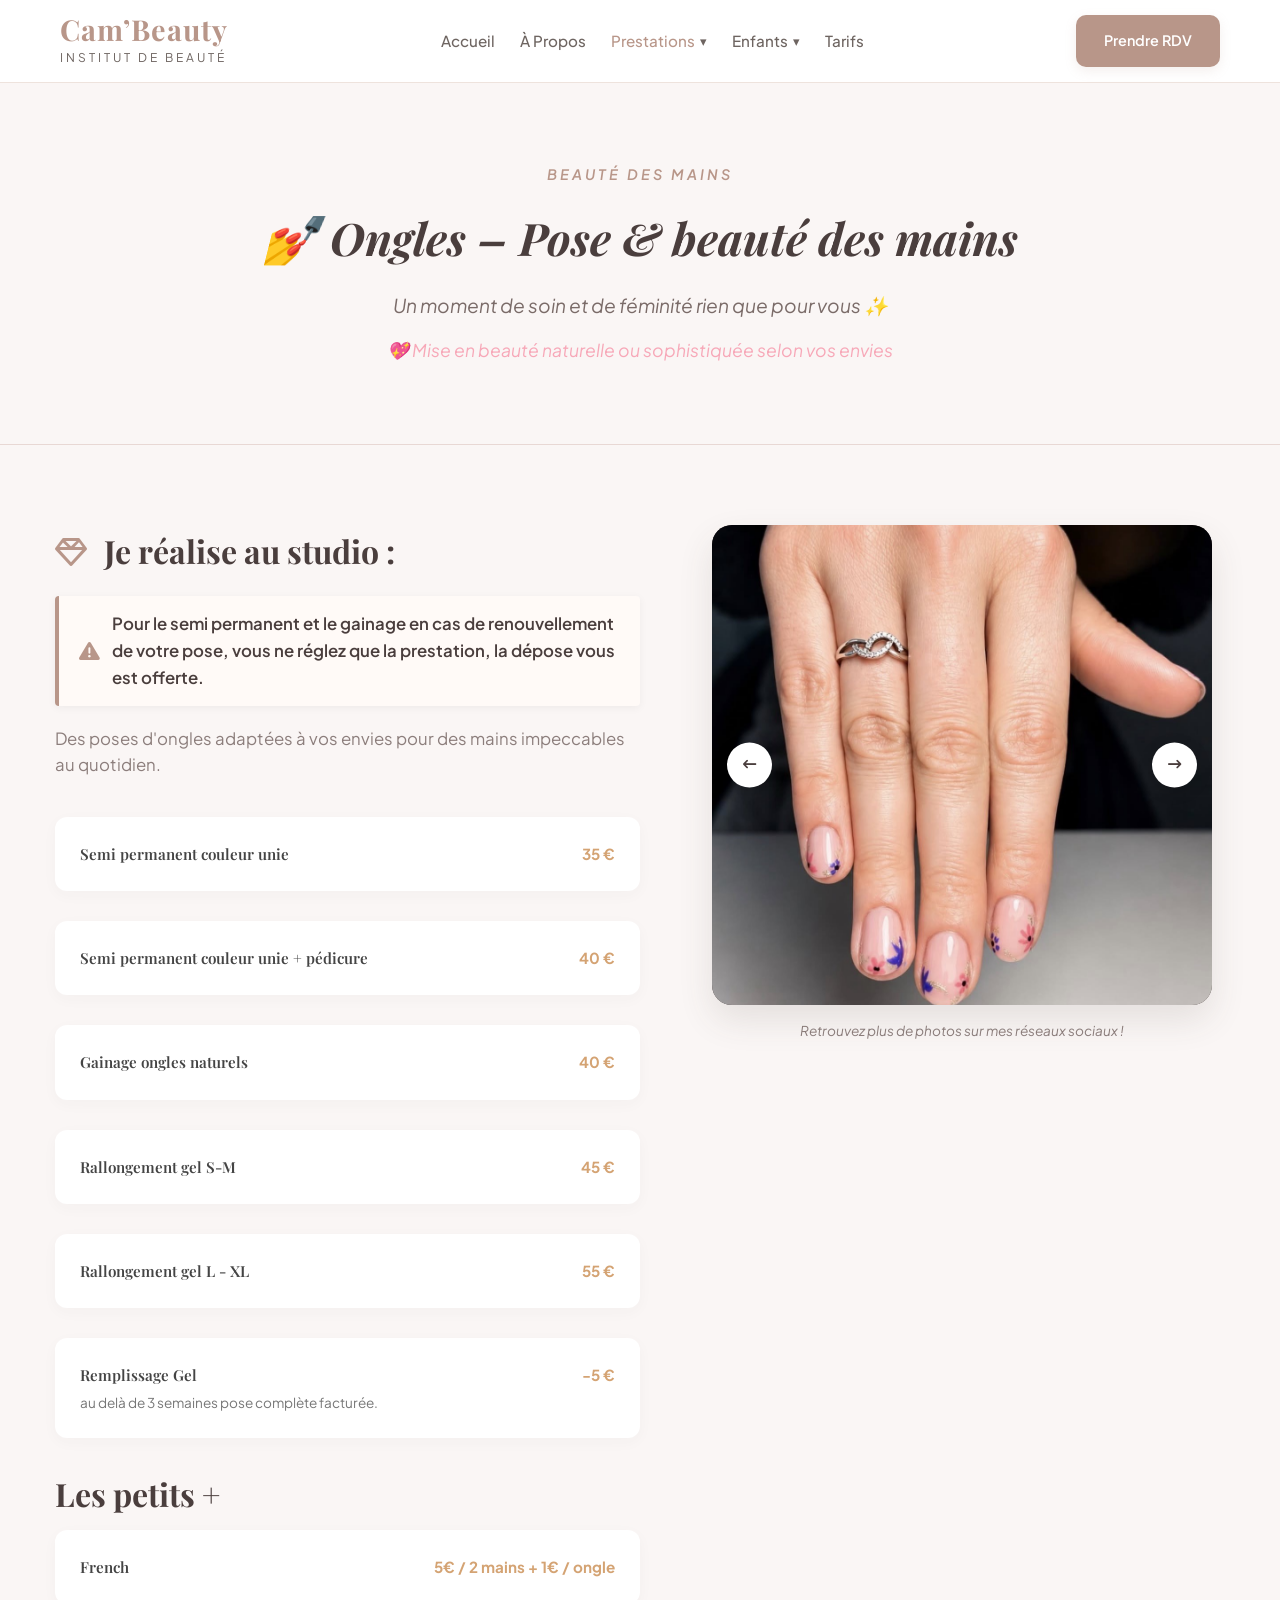
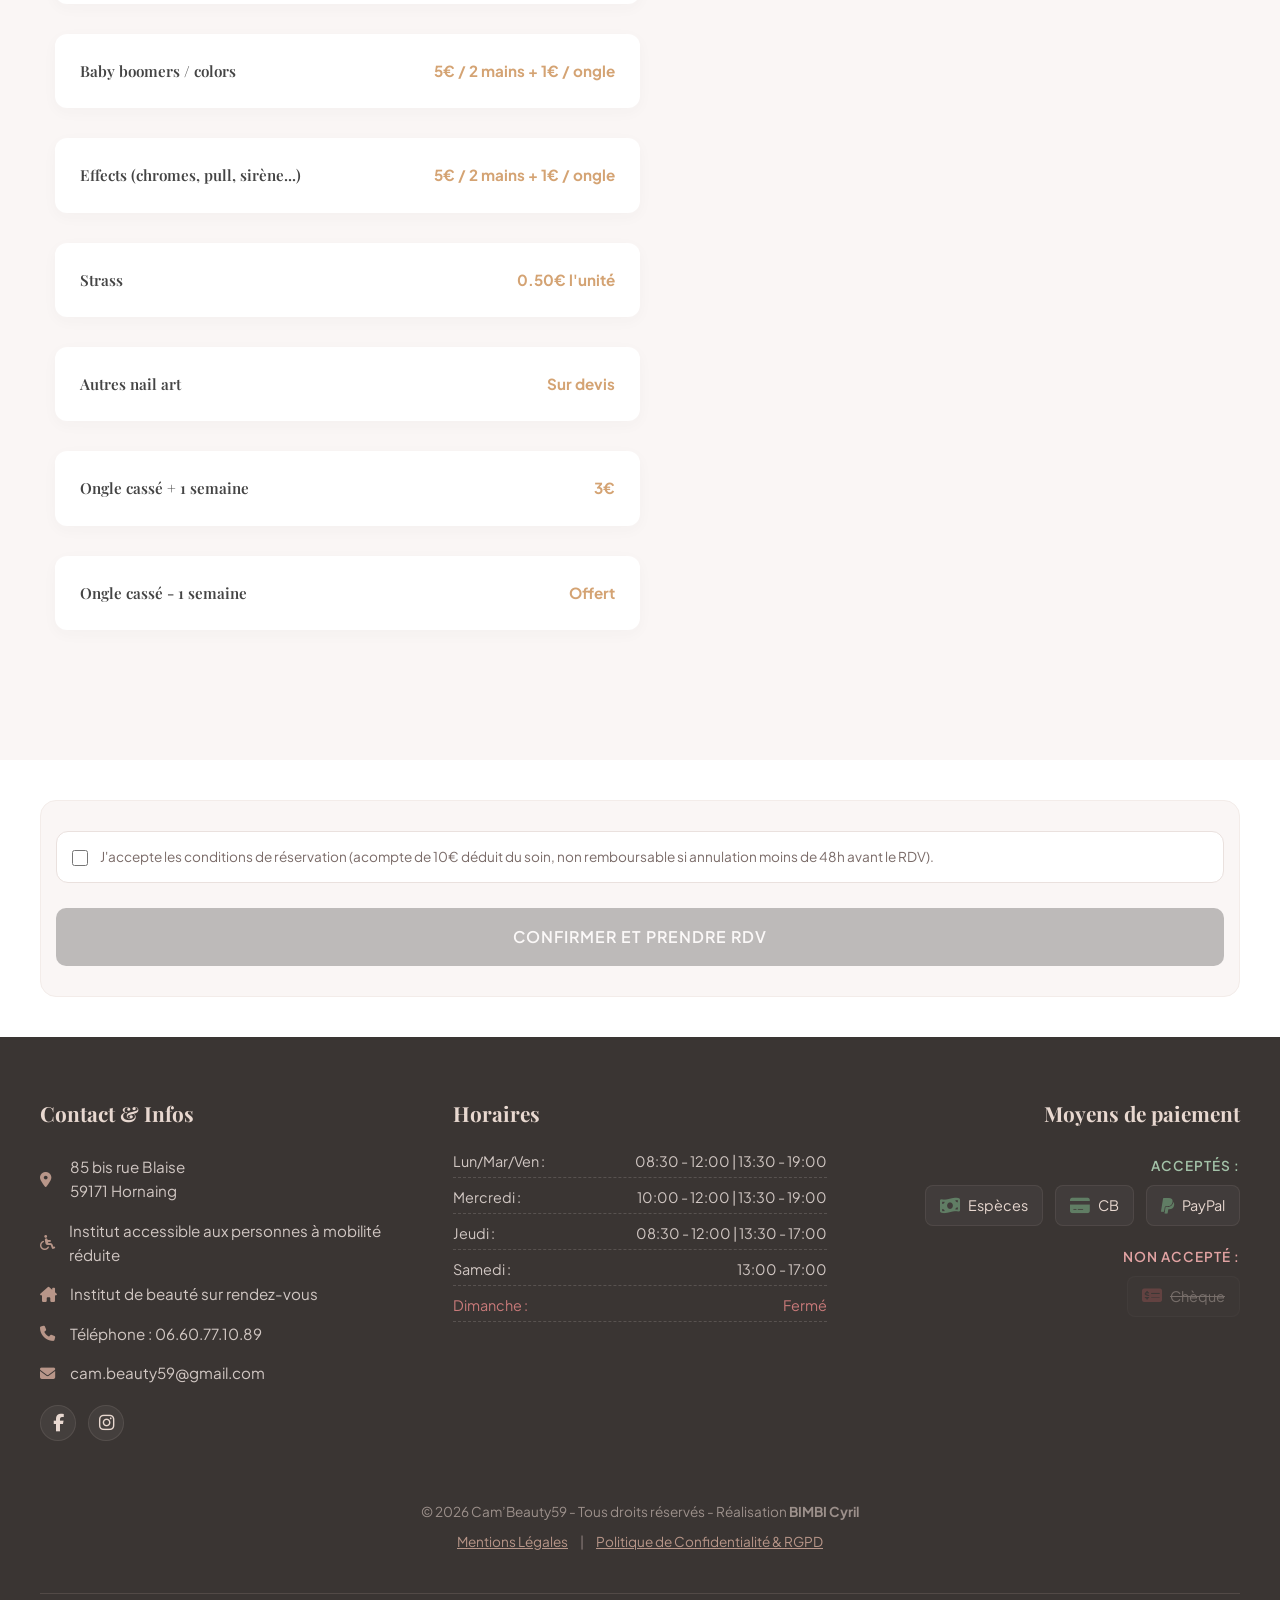
<file: ongles.html>
<!DOCTYPE html>
<html lang="fr">
<head>
    <meta charset="UTF-8">
    <meta name="viewport" content="width=device-width, initial-scale=1.0">
    <title>💅 Ongles - Pose & beauté des mains | Cam'Beauty59</title>
    <link rel="stylesheet" href="style.css">
    <link rel="stylesheet" href="https://cdnjs.cloudflare.com/ajax/libs/font-awesome/6.5.1/css/all.min.css">
    <link rel="preconnect" href="https://fonts.googleapis.com">
    <link rel="preconnect" href="https://fonts.gstatic.com" crossorigin>
    <link rel="icon" type="image/png" href="favicon.png">
    <link href="https://fonts.googleapis.com/css2?family=Playfair+Display:ital,wght@0,400..700;1,400..700&family=Plus+Jakarta+Sans:wght@300;400;500;600&display=swap" rel="stylesheet">
</head>
<body>

<div id="header-placeholder"></div>  

<main class="prestation-detail-page">
    <!-- HERO BANNER -->
    <section class="prestation-hero-section section-nails">
        <div class="hero-prestation-content">
            <span class="prestation-subtitle">Beauté des Mains</span>
            <h1>💅 Ongles – Pose & beauté des mains</h1>
            <p class="prestation-lead-text">Un moment de soin et de féminité rien que pour vous ✨</p>
            <p class="prestation-lead-text highlight-text">💖 Mise en beauté naturelle ou sophistiquée selon vos envies</p>
        </div>
    </section>

    <!-- SECTION PRESTATIONS ET GALERIE -->
    <section class="prestation-menu-section">
        <div class="prestation-menu-container">
            
            <!-- COLONNE DE GAUCHE : LES PRESTATIONS -->
            <div class="prestation-items-details">
                <div class="prestation-category-block">
                    <h2><i class="fa-regular fa-gem"></i> Je réalise au studio :</h2>
                        <div class="info-box-highlight">
                           <i class="fa-solid fa-triangle-exclamation"></i>
                            <span>Pour le semi permanent et le gainage en cas de renouvellement de votre pose, vous ne réglez que la prestation, la dépose vous est offerte.</span>
                        </div>
                    <p class="category-intro-text">Des poses d'ongles adaptées à vos envies pour des mains impeccables au quotidien.</p>
                    
                    <div class="menu-list">
                        <!-- Exemple de prestation avec URL TidyCal spécifique -->
                        <a href="#zone-reservation" class="prestation-link" data-url="https://booksy.com/fr-fr/79159_cam-beauty-x-eternel-esthetique_instituts-de-beaute_110907_helesmes#ba_s=sh_1">
                            <div class="menu-item-row">
                                <div class="item-main-info">
                                    <div class="item-title-dots">
                                        <span class="item-title">Semi permanent couleur unie</span>
                                        <span class="item-dots"></span>
                                        <span class="item-price">35 €</span>
                                    </div>
                                </div>
                            </div>
                        </a>

                        <a href="#zone-reservation" class="prestation-link" data-url="https://booksy.com/fr-fr/79159_cam-beauty-x-eternel-esthetique_instituts-de-beaute_110907_helesmes#ba_s=sh_1">
                            <div class="menu-item-row">
                                <div class="item-main-info">
                                    <div class="item-title-dots">
                                        <span class="item-title">Semi permanent couleur unie + pédicure</span>
                                        <span class="item-dots"></span>
                                        <span class="item-price">40 €</span>
                                    </div>
                                </div>
                            </div>
                        </a>

                        <a href="#zone-reservation" class="prestation-link" data-url="https://booksy.com/fr-fr/79159_cam-beauty-x-eternel-esthetique_instituts-de-beaute_110907_helesmes#ba_s=sh_1">
                            <div class="menu-item-row">
                                <div class="item-main-info">
                                    <div class="item-title-dots">
                                        <span class="item-title">Gainage ongles naturels</span>
                                        <span class="item-dots"></span>
                                        <span class="item-price">40 €</span>
                                    </div>
                                </div>
                            </div>
                        </a>

                        <a href="#zone-reservation" class="prestation-link" data-url="https://booksy.com/fr-fr/79159_cam-beauty-x-eternel-esthetique_instituts-de-beaute_110907_helesmes#ba_s=sh_1">
                            <div class="menu-item-row">
                                <div class="item-main-info">
                                    <div class="item-title-dots">
                                        <span class="item-title">Rallongement gel S-M</span>
                                        <span class="item-dots"></span>
                                        <span class="item-price">45 €</span>
                                    </div>
                                </div>
                            </div>
                        </a>

                        <a href="#zone-reservation" class="prestation-link" data-url="https://booksy.com/fr-fr/79159_cam-beauty-x-eternel-esthetique_instituts-de-beaute_110907_helesmes#ba_s=sh_1">
                            <div class="menu-item-row">
                                <div class="item-main-info">
                                    <div class="item-title-dots">
                                        <span class="item-title">Rallongement gel L - XL</span>
                                        <span class="item-dots"></span>
                                        <span class="item-price">55 €</span>
                                    </div>
                                </div>
                            </div>
                        </a>

                        <a href="#zone-reservation" class="prestation-link addon" data-url="">
                            <div class="menu-item-row">
                                <div class="item-main-info">
                                    <div class="item-title-dots">
                                        <span class="item-title">Remplissage Gel</span>
                                        <span class="item-dots"></span>
                                        <span class="item-price">-5 €</span>
                                    </div>
                                    <p class="item-description">au delà de 3 semaines pose complète facturée.</p>
                                </div>
                            </div>
                        </a>

                        <h2>Les petits +</h2>
                        
                        <a href="#" class="prestation-link addon" data-url="">
                            <div class="menu-item-row">
                                <div class="item-main-info">
                                    <div class="item-title-dots">
                                        <span class="item-title">French</span>
                                        <span class="item-dots"></span>
                                        <span class="item-price">5€ / 2 mains + 1€ / ongle</span>
                                    </div>
                                </div>
                            </div>
                        </a>

                        <a href="#" class="prestation-link addon" data-url="">
                            <div class="menu-item-row">
                                <div class="item-main-info">
                                    <div class="item-title-dots">
                                        <span class="item-title">Baby boomers / colors</span>
                                        <span class="item-dots"></span>
                                        <span class="item-price">5€ / 2 mains + 1€ / ongle</span>
                                    </div>
                                </div>
                            </div>
                        </a>

                        <a href="#zone-reservation" class="prestation-link addon" data-url="">
                            <div class="menu-item-row">
                                <div class="item-main-info">
                                    <div class="item-title-dots">
                                        <span class="item-title">Effects (chromes, pull, sirène...)</span>
                                        <span class="item-dots"></span>
                                        <span class="item-price">5€ / 2 mains + 1€ / ongle</span>
                                    </div>
                                </div>
                            </div>
                        </a>

                        <a href="#zone-reservation" class="prestation-link addon" data-url="">
                            <div class="menu-item-row">
                                <div class="item-main-info">
                                    <div class="item-title-dots">
                                        <span class="item-title">Strass</span>
                                        <span class="item-dots"></span>
                                        <span class="item-price">0.50€ l'unité</span>
                                    </div>
                                </div>
                            </div>
                        </a>

                        <a href="mailto:cam.beauty59@gmail.com?subject=Réservation%20-%20Rallongement%20gel%20S-M" class="prestation-link">
                            <div class="menu-item-row">
                                <div class="item-main-info">
                                    <div class="item-title-dots">
                                        <span class="item-title">Autres nail art</span>
                                        <span class="item-dots"></span>
                                        <span class="item-price">Sur devis</span>
                                    </div>
                                </div>
                            </div>
                        </a>

                        <a href="#zone-reservation" class="prestation-link" data-url="https://booksy.com/fr-fr/79159_cam-beauty-x-eternel-esthetique_instituts-de-beaute_110907_helesmes#ba_s=sh_1">
                            <div class="menu-item-row">
                                <div class="item-main-info">
                                    <div class="item-title-dots">
                                        <span class="item-title">Ongle cassé + 1 semaine</span>
                                        <span class="item-dots"></span>
                                        <span class="item-price">3€</span>
                                    </div>
                                </div>
                            </div>
                        </a>

                        <a href="#zone-reservation" class="prestation-link" data-url="https://booksy.com/fr-fr/79159_cam-beauty-x-eternel-esthetique_instituts-de-beaute_110907_helesmes#ba_s=sh_1">
                            <div class="menu-item-row">
                                <div class="item-main-info">
                                    <div class="item-title-dots">
                                        <span class="item-title">Ongle cassé - 1 semaine</span>
                                        <span class="item-dots"></span>
                                        <span class="item-price">Offert</span>
                                    </div>
                                </div>
                            </div>
                        </a>
                    </div>
                </div>
            </div>

            <!-- COLONNE DE DROITE : GALERIE PHOTO -->
            <div class="prestation-media-gallery">
                <div class="static-gallery-wrapper">
                    <div class="interactive-slider">
                        <div class="slider-slides-container" id="lashes-photos">
                            <div class="slide-picture-item">
                                <img src="images/ongles1.jpg" alt="Ongles1 - Cam'Beauty59">
                            </div>
                            <div class="slide-picture-item">
                                <img src="images/ongles2.jpg" alt="Ongles2  Cam'Beauty59">
                                <span class="slide-tag">BEFORE</span>
                            </div>
                            <div class="slide-picture-item">
                                <img src="images/ongles3.jpg" alt="Ongles3 - Cam'Beauty59">
                                <span class="slide-tag">AFTER</span>
                            </div>
                            </div>
                        </div>
                        <button class="slider-arrow arrow-left" onclick="document.getElementById('lashes-photos').scrollBy({left: -320, behavior: 'smooth'})"><i class="fa-solid fa-arrow-left-long"></i></button>
                        <button class="slider-arrow arrow-right" onclick="document.getElementById('lashes-photos').scrollBy({left: 320, behavior: 'smooth'})"><i class="fa-solid fa-arrow-right-long"></i></button>
                    </div>
                    <p class="gallery-help-text">Retrouvez plus de photos sur mes réseaux sociaux&nbsp;!</p>
                </div>
            </div>
        </div>
    </section>

    <!-- SECTION RÉSERVATION (ID CIBLE) -->
<section class="booking-section" id="zone-reservation">
    <div class="booking-container">
        <label class="policy-label">
            <input type="checkbox" id="agree-policy" class="policy-checkbox">
            <span>J'accepte les conditions de réservation (acompte de 10€ déduit du soin, non remboursable si annulation moins de 48h avant le RDV).</span>
        </label>

        <a href="#" id="booking-btn" target="_blank" class="btn-booking">
            Confirmer et prendre RDV
        </a>
    </div>
</section>
</main>

<div id="footer-placeholder"></div>
<script src="script.js"></script>
</body>
</html>
</file>
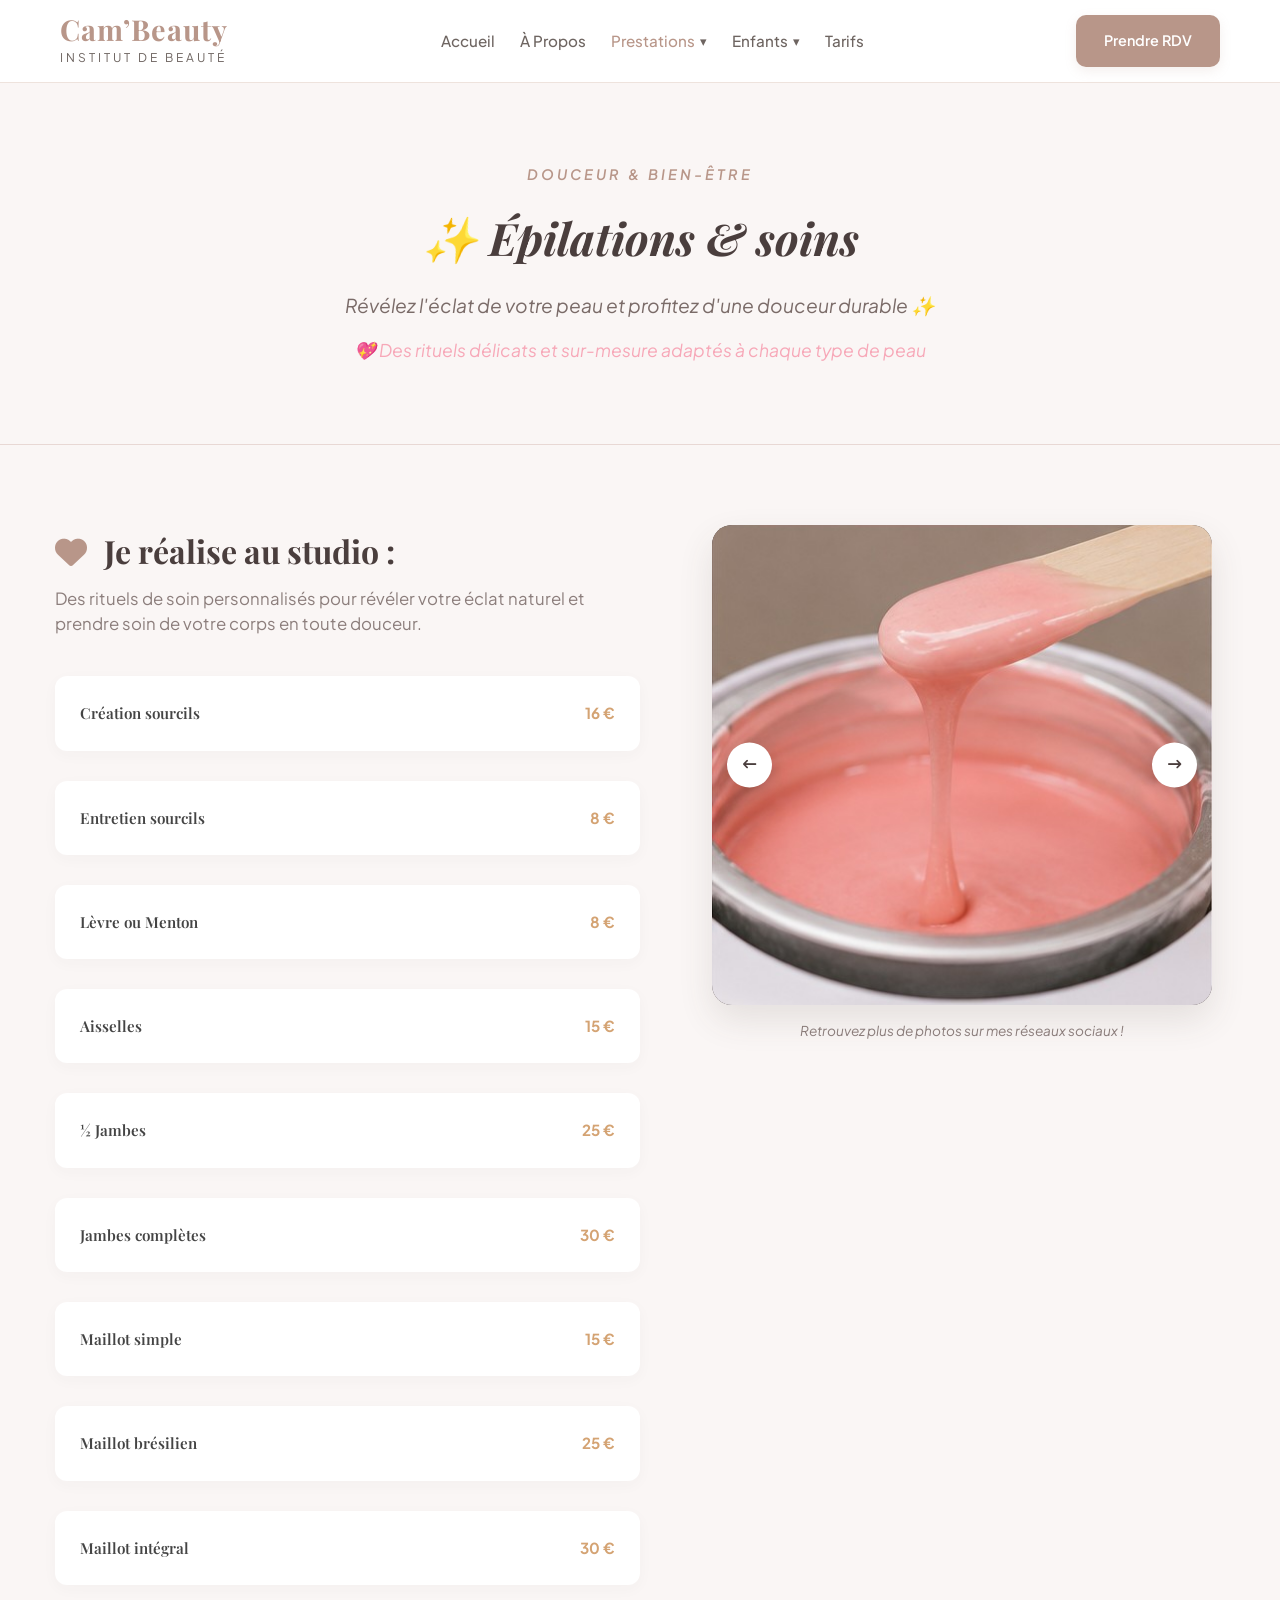
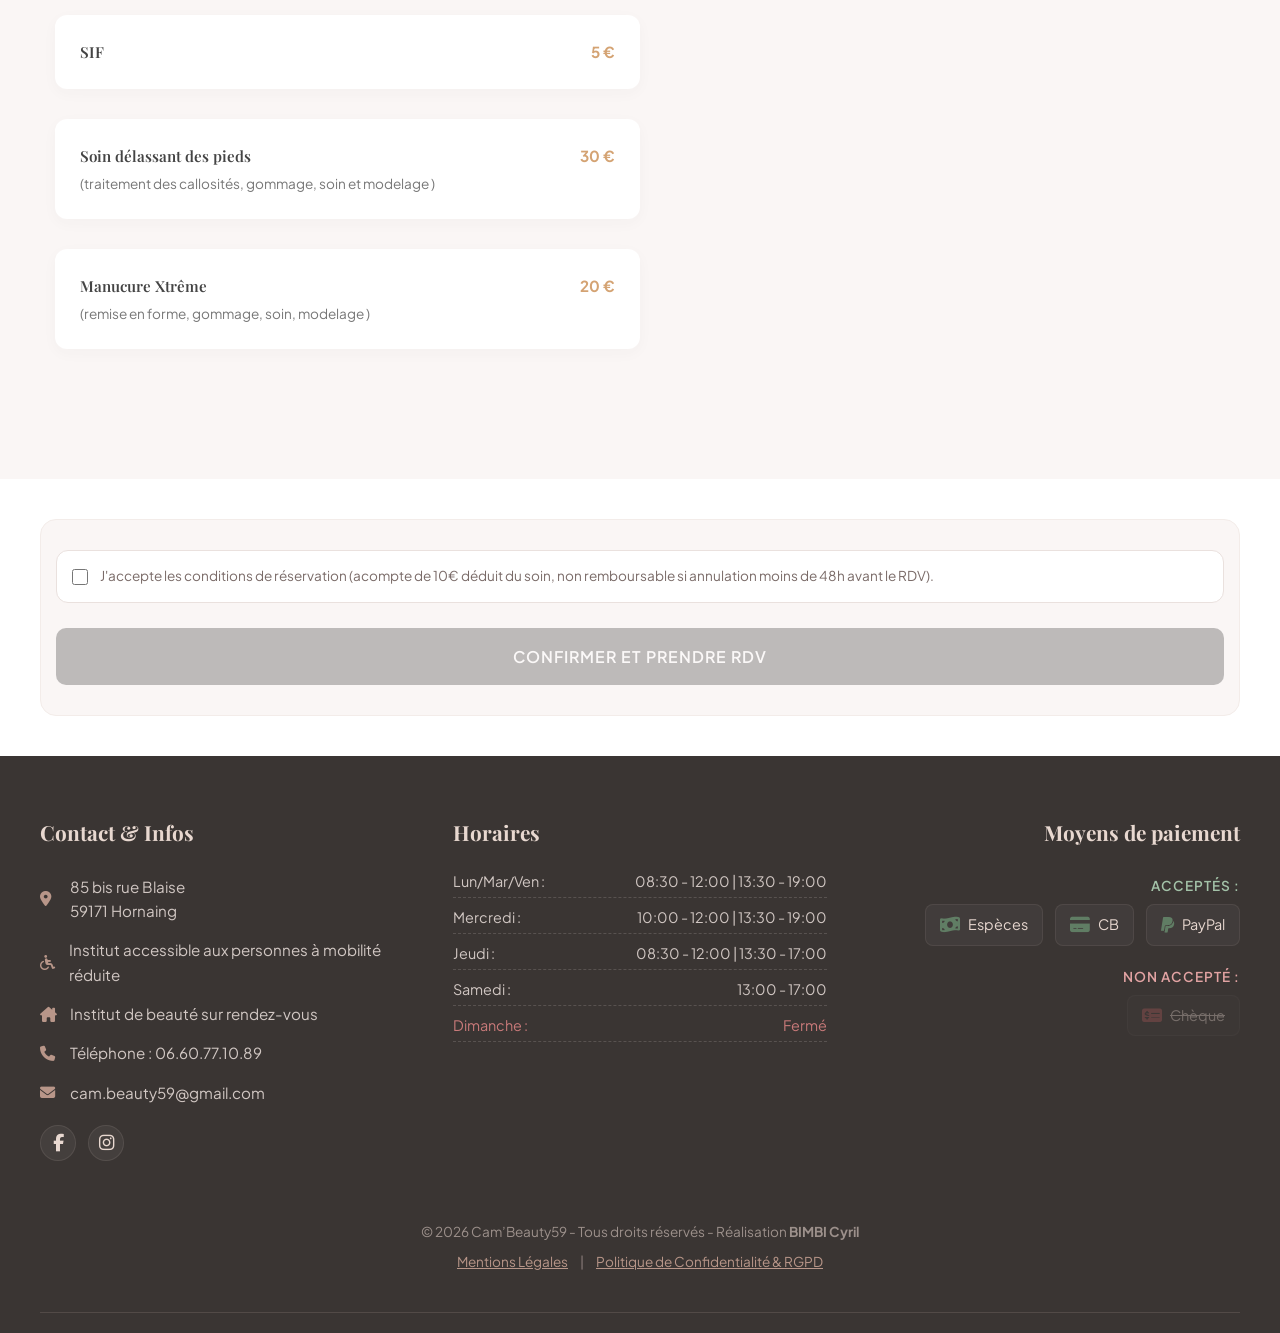
<file: soins-epilations.html>
<!DOCTYPE html>
<html lang="fr">
<head>
    <meta charset="UTF-8">
    <meta name="viewport" content="width=device-width, initial-scale=1.0">
    <title>✨ Épilations & Soins | Cam'Beauty59</title>
    <!-- Connexion à Google Fonts pour charger les polices du site -->
    <link rel="preconnect" href="https://fonts.googleapis.com">
    <link rel="preconnect" href="https://fonts.gstatic.com" crossorigin>
    <link href="https://fonts.googleapis.com/css2?family=Playfair+Display:ital,wght@0,400..900;1,400..900&family=Plus+Jakarta+Sans:ital,wght@0,200..800;1,200..800&display=swap" rel="stylesheet">
    <link rel="stylesheet" href="style.css">
    <!-- Chargement des icônes Font Awesome -->
    <link rel="stylesheet" href="https://cdnjs.cloudflare.com/ajax/libs/font-awesome/6.5.1/css/all.min.css">
    <link rel="icon" type="image/png" href="favicon.png">
</head>
<body>
<div id="header-placeholder"></div>	
<main class="prestation-detail-page">
    
    <!-- HERO BANNER DE LA PRESTATION -->
    <section class="prestation-hero-section section-nails">
        <div class="hero-prestation-content">
            <span class="prestation-subtitle">Douceur & Bien-être</span>
            <h1>✨ Épilations & soins</h1>
			<p class="prestation-lead-text">Révélez l'éclat de votre peau et profitez d'une douceur durable ✨</p>
			<p class="prestation-lead-text highlight-text">💖 Des rituels délicats et sur-mesure adaptés à chaque type de peau</p>
        </div>
    </section>

    <!-- SECTION PRINCIPALE : PRESTATIONS ET IMAGES CÔTE À CÔTE -->
    <section class="prestation-menu-section">
        <div class="prestation-menu-container">
            
            <!-- COLONNE DE GAUCHE : LES PRESTATIONS -->
            <div class="prestation-items-details">
                <div class="prestation-category-block">
                    <h2><i class="fa-solid fa-heart"></i> Je réalise au studio :</h2>
                    <p class="category-intro-text">Des rituels de soin personnalisés pour révéler votre éclat naturel et prendre soin de votre corps en toute douceur.</p>
                    
                    <div class="menu-list">
                        <!-- Prestation 1 -->
                        <a href="#zone-reservation" class="prestation-link" data-url="https://booksy.com/fr-fr/79159_cam-beauty-x-eternel-esthetique_instituts-de-beaute_110907_helesmes#ba_s=sh_1">
                        <div class="menu-item-row">
                            <div class="item-main-info">
                                <div class="item-title-dots">
                                    <span class="item-title">Création sourcils</span>
                                    <span class="item-dots"></span>
									<span class="item-price">16 €</span>
                                </div>
                            </div>
                        </div>
						</a>

                        <!-- Prestation 2 -->
                        <a href="#zone-reservation" class="prestation-link" data-url="https://booksy.com/fr-fr/79159_cam-beauty-x-eternel-esthetique_instituts-de-beaute_110907_helesmes#ba_s=sh_1">
                        <div class="menu-item-row">
                            <div class="item-main-info">
                                <div class="item-title-dots">
                                    <span class="item-title">Entretien sourcils</span>
                                    <span class="item-dots"></span>
									<span class="item-price">8 €</span>
                                </div>
                            </div>
                        </div>
						</a>
                        <a href="#zone-reservation" class="prestation-link" data-url="https://booksy.com/fr-fr/79159_cam-beauty-x-eternel-esthetique_instituts-de-beaute_110907_helesmes#ba_s=sh_1">
	                    <div class="menu-item-row">
                            <div class="item-main-info">
                                <div class="item-title-dots">
                                    <span class="item-title">Lèvre ou Menton</span>
                                    <span class="item-dots"></span>
									<span class="item-price">8 €</span>
                                </div>
                            </div>
                        </div>
						</a>
                        <a href="#zone-reservation" class="prestation-link" data-url="https://booksy.com/fr-fr/79159_cam-beauty-x-eternel-esthetique_instituts-de-beaute_110907_helesmes#ba_s=sh_1">
	                    <div class="menu-item-row">
                            <div class="item-main-info">
                                <div class="item-title-dots">
                                    <span class="item-title">Aisselles</span>
                                    <span class="item-dots"></span>
									<span class="item-price">15 €</span>
                                </div>
                            </div>
                        </div>
						</a>
                        <a href="#zone-reservation" class="prestation-link" data-url="https://booksy.com/fr-fr/79159_cam-beauty-x-eternel-esthetique_instituts-de-beaute_110907_helesmes#ba_s=sh_1">
	                    <div class="menu-item-row">
                            <div class="item-main-info">
                                <div class="item-title-dots">
                                    <span class="item-title">½ Jambes</span>
                                    <span class="item-dots"></span>
									<span class="item-price">25 €</span>
                                </div>
                            </div>
                        </div>
						</a>
                        <a href="#zone-reservation" class="prestation-link" data-url="https://booksy.com/fr-fr/79159_cam-beauty-x-eternel-esthetique_instituts-de-beaute_110907_helesmes#ba_s=sh_1">
	                    <div class="menu-item-row">
                            <div class="item-main-info">
                                <div class="item-title-dots">
                                    <span class="item-title">Jambes complètes</span>
                                    <span class="item-dots"></span>
									<span class="item-price">30 €</span>
                                </div>
                            </div>
                        </div>
						</a>
                        <a href="#zone-reservation" class="prestation-link" data-url="https://booksy.com/fr-fr/79159_cam-beauty-x-eternel-esthetique_instituts-de-beaute_110907_helesmes#ba_s=sh_1">
	                    <div class="menu-item-row">
                            <div class="item-main-info">
                                <div class="item-title-dots">
                                    <span class="item-title">Maillot simple</span>
                                    <span class="item-dots"></span>
									<span class="item-price">15 €</span>
                                </div>
                            </div>
                        </div>
						</a>
                        <a href="#zone-reservation" class="prestation-link" data-url="https://booksy.com/fr-fr/79159_cam-beauty-x-eternel-esthetique_instituts-de-beaute_110907_helesmes#ba_s=sh_1">
	                    <div class="menu-item-row">
                            <div class="item-main-info">
                                <div class="item-title-dots">
                                    <span class="item-title">Maillot brésilien</span>
                                    <span class="item-dots"></span>
									<span class="item-price">25 €</span>
                                </div>
                            </div>
                        </div>
						</a>
                        <a href="#zone-reservation" class="prestation-link" data-url="https://booksy.com/fr-fr/79159_cam-beauty-x-eternel-esthetique_instituts-de-beaute_110907_helesmes#ba_s=sh_1">
		                    <div class="menu-item-row">
                            <div class="item-main-info">
                                <div class="item-title-dots">
                                    <span class="item-title">Maillot intégral</span>
                                    <span class="item-dots"></span>
									<span class="item-price">30 €</span>
                                </div>
                            </div>
                        </div>
						</a>
                        <a href="#zone-reservation" class="prestation-link" data-url="https://booksy.com/fr-fr/79159_cam-beauty-x-eternel-esthetique_instituts-de-beaute_110907_helesmes#ba_s=sh_1">
		                    <div class="menu-item-row">
                            <div class="item-main-info">
                                <div class="item-title-dots">
                                    <span class="item-title">SIF</span>
                                    <span class="item-dots"></span>
									<span class="item-price">5 €</span>
                                </div>
                            </div>
                        </div>
						</a>
                        <a href="#zone-reservation" class="prestation-link" data-url="https://booksy.com/fr-fr/79159_cam-beauty-x-eternel-esthetique_instituts-de-beaute_110907_helesmes#ba_s=sh_1">
		                <div class="menu-item-row">
                            <div class="item-main-info">
                                <div class="item-title-dots">
                                    <span class="item-title">Soin délassant des pieds</span>
                                    <span class="item-dots"></span>
									<span class="item-price">30 €</span>
                                </div>
								<p class="item-description">(traitement des callosités, gommage, soin et modelage )</p>
                            </div>
                        </div>
						</a>
                        <a href="#zone-reservation" class="prestation-link" data-url="https://booksy.com/fr-fr/79159_cam-beauty-x-eternel-esthetique_instituts-de-beaute_110907_helesmes#ba_s=sh_1">
	                    <div class="menu-item-row">
                            <div class="item-main-info">
                                <div class="item-title-dots">
                                    <span class="item-title">Manucure Xtrême</span>
                                    <span class="item-dots"></span>
									<span class="item-price">20 €</span>
                                </div>
								<p class="item-description">(remise en forme, gommage, soin, modelage )</p>
                            </div>
                        </div>
						</a>
                    </div>
                </div>
            </div>
                        
            <!-- COLONNE DE DROITE : GALERIE PHOTO -->
            <div class="prestation-media-gallery">
                <div class="static-gallery-wrapper">
                    <div class="interactive-slider">
                        <div class="slider-slides-container" id="lashes-photos">
                            <!-- Photo 1 -->
                            <div class="slide-picture-item">
                                <img src="images/soin1.jpg" alt="soin1 - Cam'Beauty59">
                            </div>
                            <!-- Photo 2 -->
                            <div class="slide-picture-item">
                                <img src="images/soin2.jpg" alt="soin2 Cam'Beauty59">
                            </div>
                            <!-- Photo 3 -->
                            <div class="slide-picture-item">
                                <img src="images/soin3.jpg" alt="soin3 - Cam'Beauty59">
                            </div>
                            <!-- Photo 4 -->
                            <div class="slide-picture-item">
                                <img src="images/soin4.jpg" alt="soin4 - Cam'Beauty59">
                            </div>
						</div>
                        <!-- Flèches de navigation du curseur -->
                        <button class="slider-arrow arrow-left" onclick="document.getElementById('lashes-photos').scrollBy({left: -320, behavior: 'smooth'})"><i class="fa-solid fa-arrow-left-long"></i></button>
                        <button class="slider-arrow arrow-right" onclick="document.getElementById('lashes-photos').scrollBy({left: 320, behavior: 'smooth'})"><i class="fa-solid fa-arrow-right-long"></i></button>
                    </div>
                    <p class="gallery-help-text">Retrouvez plus de photos sur mes réseaux sociaux&nbsp;!</p>
                </div>
            </div>

        </div>
    </section>
    <!-- SECTION RÉSERVATION (ID CIBLE) -->
<section class="booking-section" id="zone-reservation">
    <div class="booking-container">
        <label class="policy-label">
            <input type="checkbox" id="agree-policy" class="policy-checkbox">
            <span>J'accepte les conditions de réservation (acompte de 10€ déduit du soin, non remboursable si annulation moins de 48h avant le RDV).</span>
        </label>

        <a href="#" id="booking-btn" target="_blank" class="btn-booking">
            Confirmer et prendre RDV
        </a>
    </div>
</section>
</main>
<div id="footer-placeholder"></div>
<script src="script.js"></script>
</body>
</html>
</file>
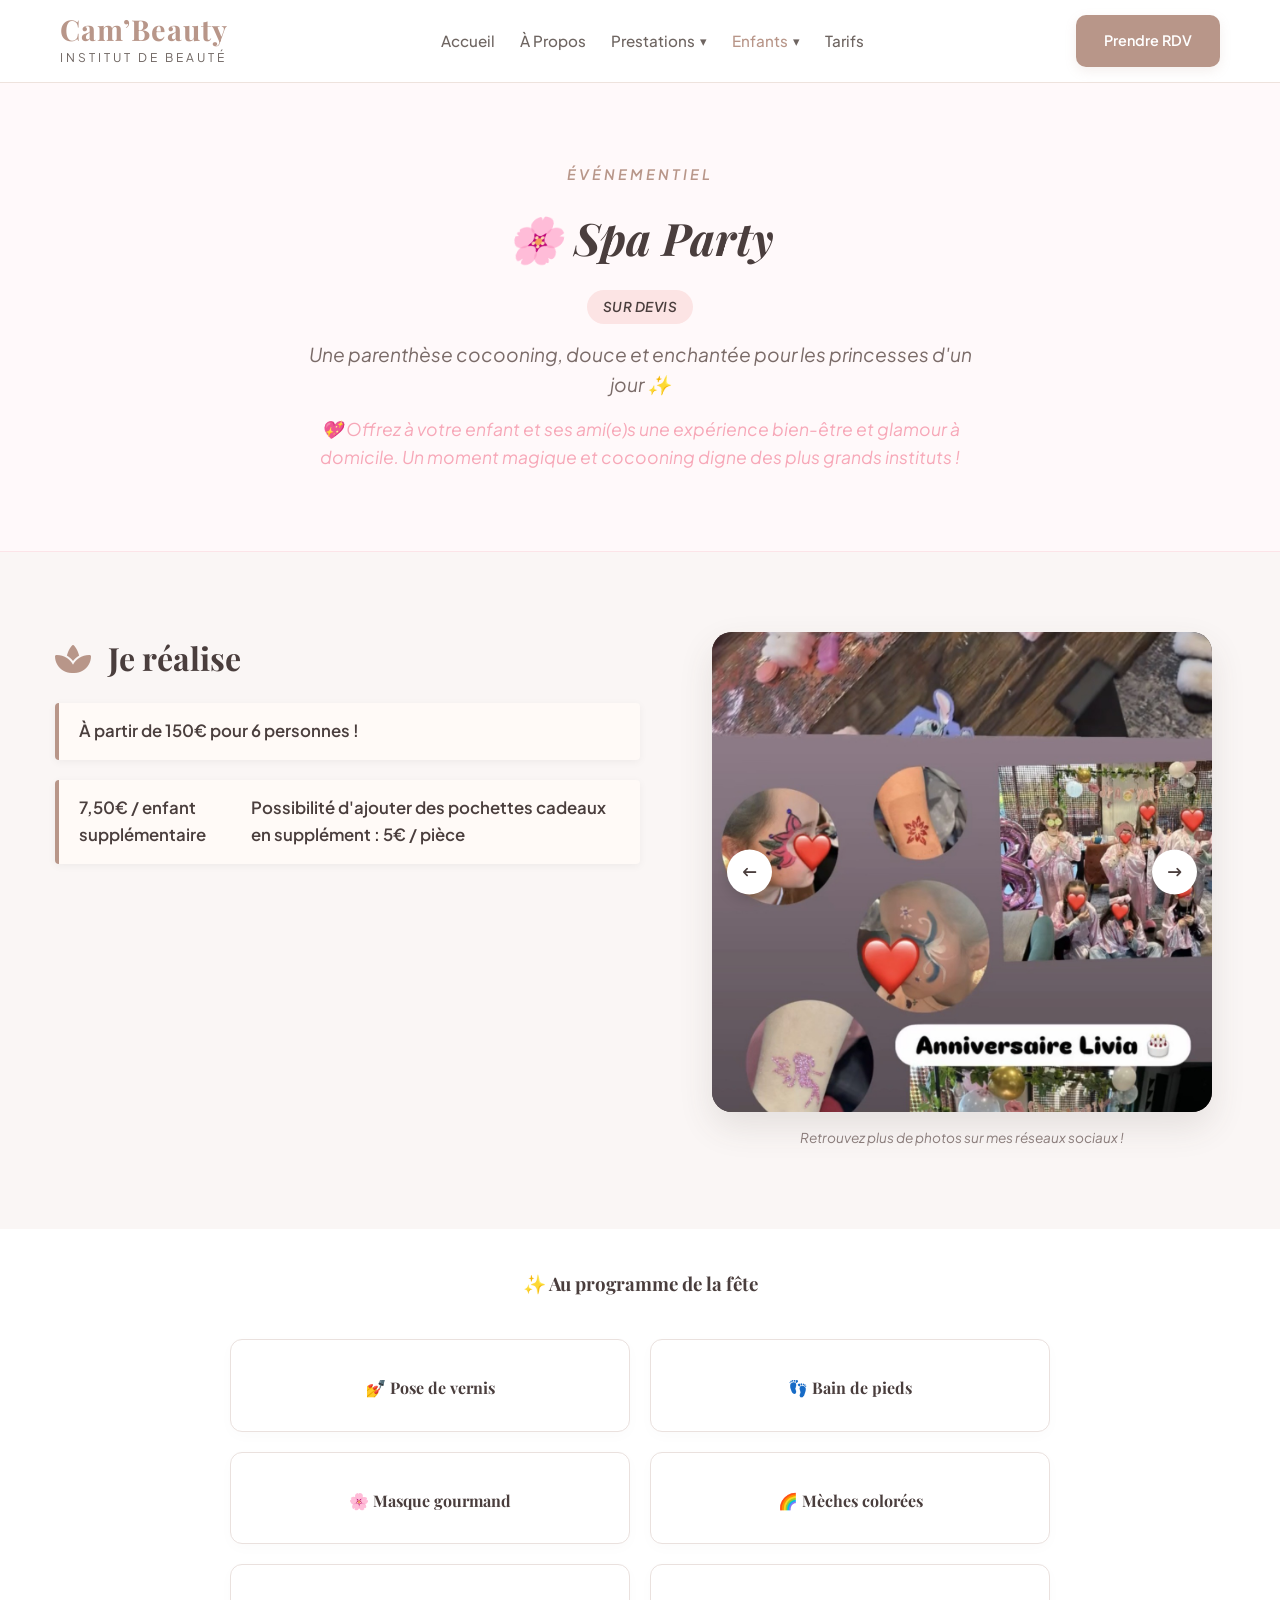
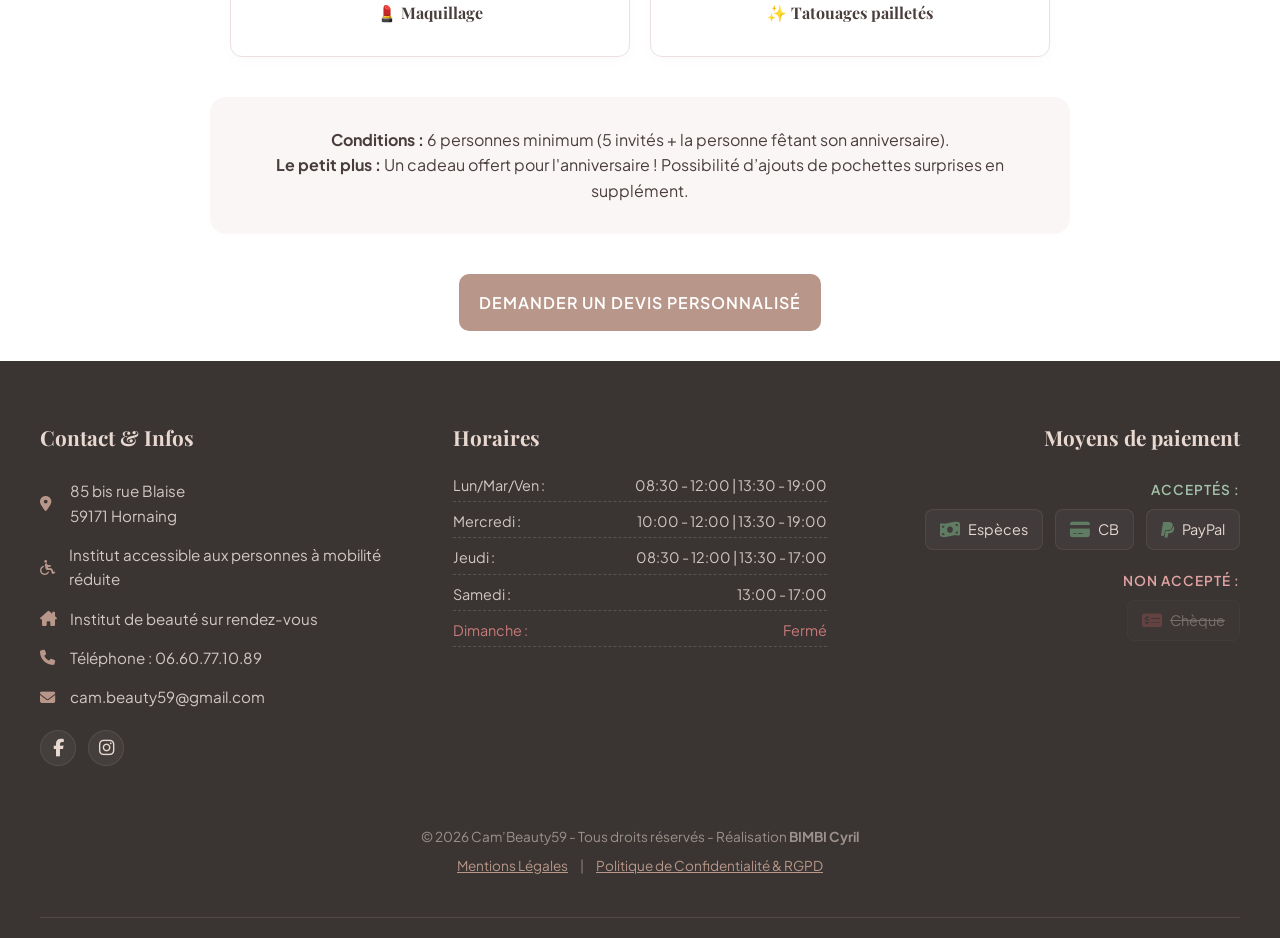
<file: spa-party.html>
<!DOCTYPE html>
<html lang="fr">
<head>
    <meta charset="UTF-8">
    <meta name="viewport" content="width=device-width, initial-scale=1.0">
    <title>Cam’Beauty59 - Spa Party & Anniversaires Filles | Hornaing</title>
    <link rel="stylesheet" href="style.css">
    <link rel="stylesheet" href="https://cdnjs.cloudflare.com/ajax/libs/font-awesome/6.5.1/css/all.min.css">
    <link rel="preconnect" href="https://fonts.googleapis.com">
    <link rel="preconnect" href="https://fonts.gstatic.com" crossorigin>
    <link href="https://fonts.googleapis.com/css2?family=Playfair+Display:ital,wght@0,400..700;1,400..700&family=Plus+Jakarta+Sans:wght@300;400;500;600&display=swap" rel="stylesheet">
       <link rel="icon" type="image/png" href="favicon.png">
</head>
<body>
<div id="header-placeholder"></div>		
<main class="prestation-detail-page">

    <!-- HERO BANNER -->
    <section class="prestation-hero-section section-kids">
        <div class="hero-prestation-content">
            <span class="prestation-subtitle">Événementiel</span>
            <h1>🌸 Spa Party</h1>
            <span class="badge-price">Sur Devis</span>
            <p class="prestation-lead-text">Une parenthèse cocooning, douce et enchantée pour les princesses d'un jour&nbsp;✨</p>
            <p class="prestation-lead-text highlight-text">💖 Offrez à votre enfant et ses ami(e)s une expérience bien-être et glamour à domicile. Un moment magique et cocooning digne des plus grands instituts !</p>
        </div>
    </section>
 <section class="prestation-menu-section">
        <div class="prestation-menu-container">
<div class="prestation-items-details">
<div class="prestation-category-block">
    <h2><i class="fa-solid fa-spa"></i> Je réalise</h2>
    
    <!-- Nouveau bloc haute visibilité -->
    <div class="info-box-highlight">
        <span>À partir de 150€ pour 6 personnes !</span>
    </div>
    <div class="info-box-highlight">
        <span>7,50€ / enfant supplémentaire</span>
        <span>Possibilité d'ajouter des pochettes cadeaux en supplément : 5€ / pièce</span>
    </div>
</div>
</div>
            <!-- COLONNE DE DROITE : GALERIE PHOTO -->
            <div class="prestation-media-gallery">
                <div class="static-gallery-wrapper">
                    <div class="interactive-slider">
                        <div class="slider-slides-container" id="lashes-photos">
                            <!-- Photo 1 -->
                            <div class="slide-picture-item">
                                <img src="images/spa1.jpg" alt="enfants-spa - Cam'Beauty59">
                            </div>
                        </div>
                        <!-- Flèches de navigation du curseur -->
                        <button class="slider-arrow arrow-left" onclick="document.getElementById('lashes-photos').scrollBy({left: -320, behavior: 'smooth'})"><i class="fa-solid fa-arrow-left-long"></i></button>
                        <button class="slider-arrow arrow-right" onclick="document.getElementById('lashes-photos').scrollBy({left: 320, behavior: 'smooth'})"><i class="fa-solid fa-arrow-right-long"></i></button>
                    </div>
                    <p class="gallery-help-text">Retrouvez plus de photos sur mes réseaux sociaux&nbsp;!</p>
                </div>
            </div>
        </div>
    </section>
    <!-- PROGRAMME DE LA FÊTE -->
    <section class="spa-content">
        <h3>✨ Au programme de la fête</h3>
        
        <div class="services-grid">
            <div class="service-card"><h4>💅 Pose de vernis</h4></div>
            <div class="service-card"><h4>👣 Bain de pieds</h4></div>
            <div class="service-card"><h4>🌸 Masque gourmand</h4></div>
            <div class="service-card"><h4>🌈 Mèches colorées</h4></div>
            <div class="service-card"><h4>💄 Maquillage</h4></div>
            <div class="service-card"><h4>✨ Tatouages pailletés</h4></div>
        </div>

        <!-- BLOC CONDITIONS -->
        <div class="spa-conditions-block">
            <p><strong>Conditions :</strong> 6 personnes minimum (5 invités + la personne fêtant son anniversaire).</p>
            <p><strong>Le petit plus :</strong> Un cadeau offert pour l'anniversaire ! Possibilité d’ajouts de pochettes surprises en supplément.</p>
        </div>
    </section>

    <!-- ACTION -->
<div class="cta-container" style="text-align: center; margin: 30px 0;">
    <a href="mailto:cam.beauty59@gmail.com?subject=Demande%20de%20devis%20personnalis%C3%A9" class="btn-page-cta">Demander un devis personnalisé</a>
</div>

</main>
<div id="footer-placeholder"></div>
<script src="script.js"></script>
</body>
</html>
</file>
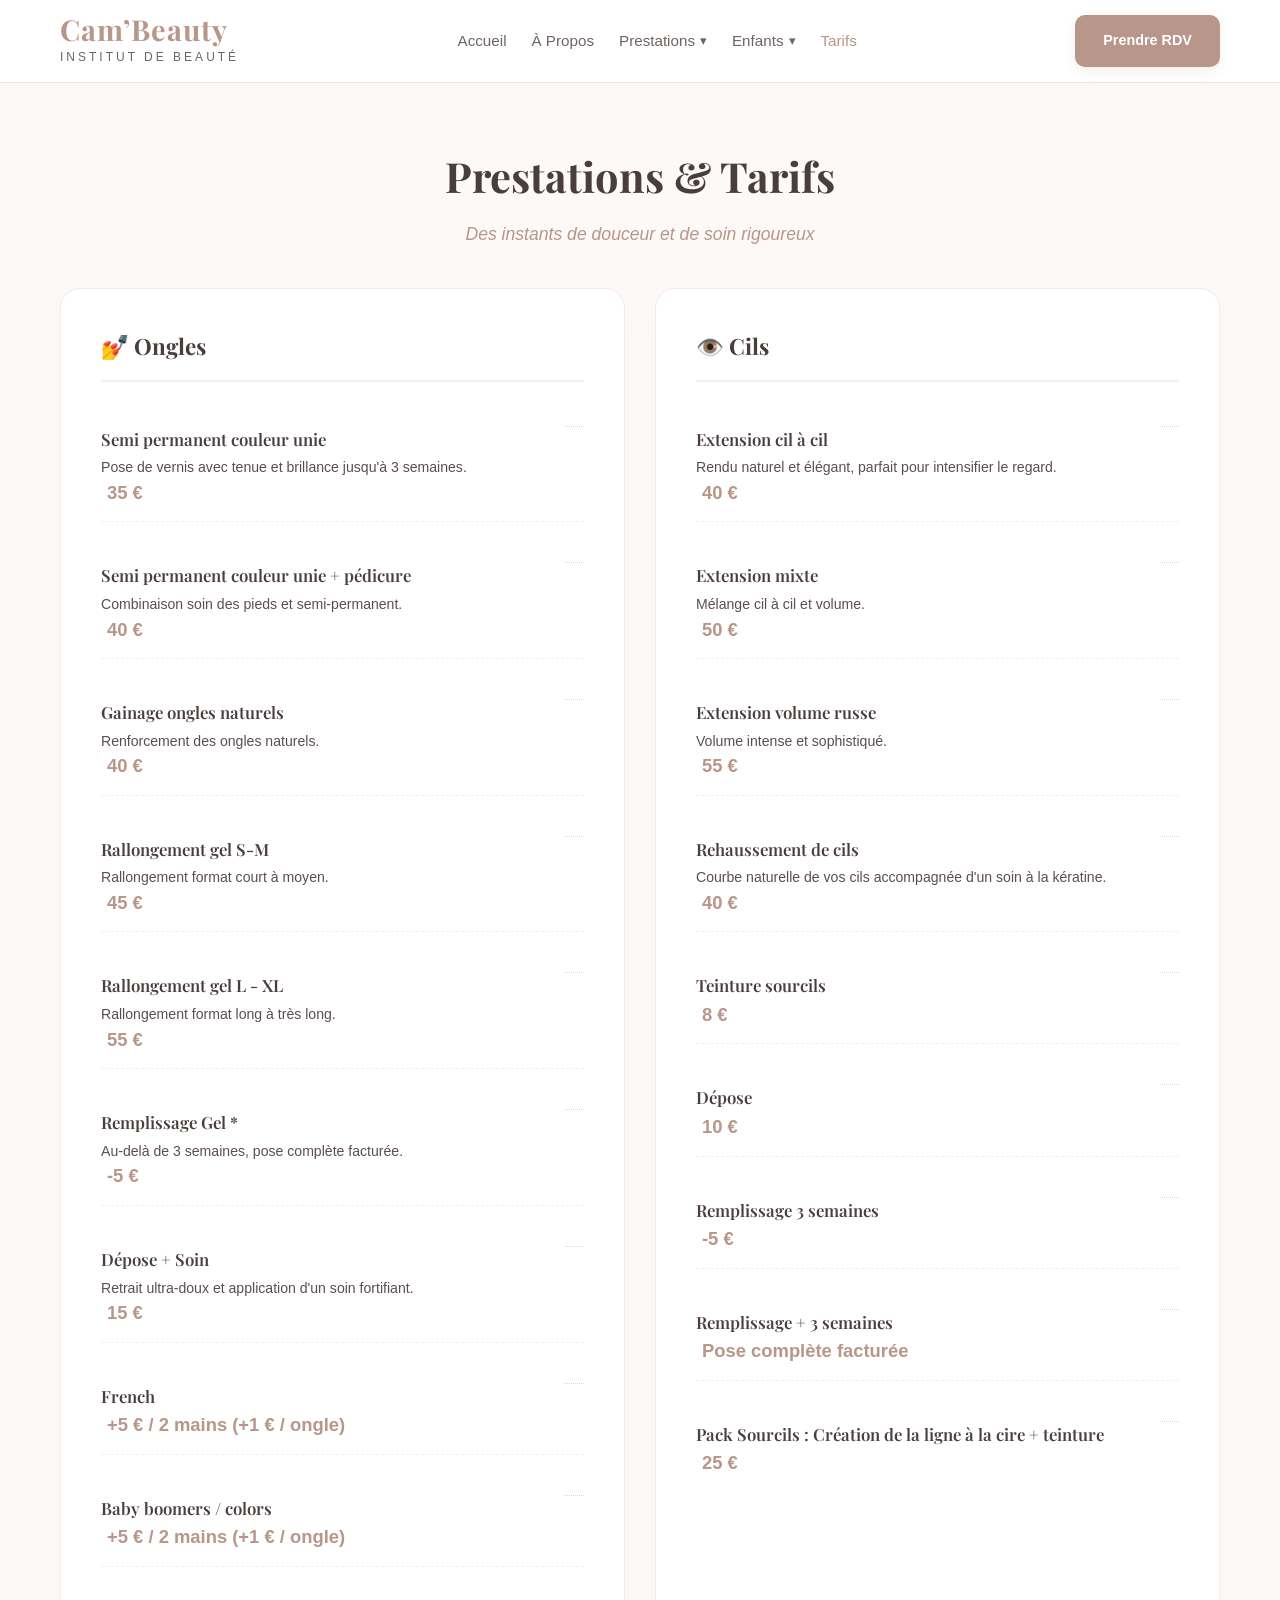
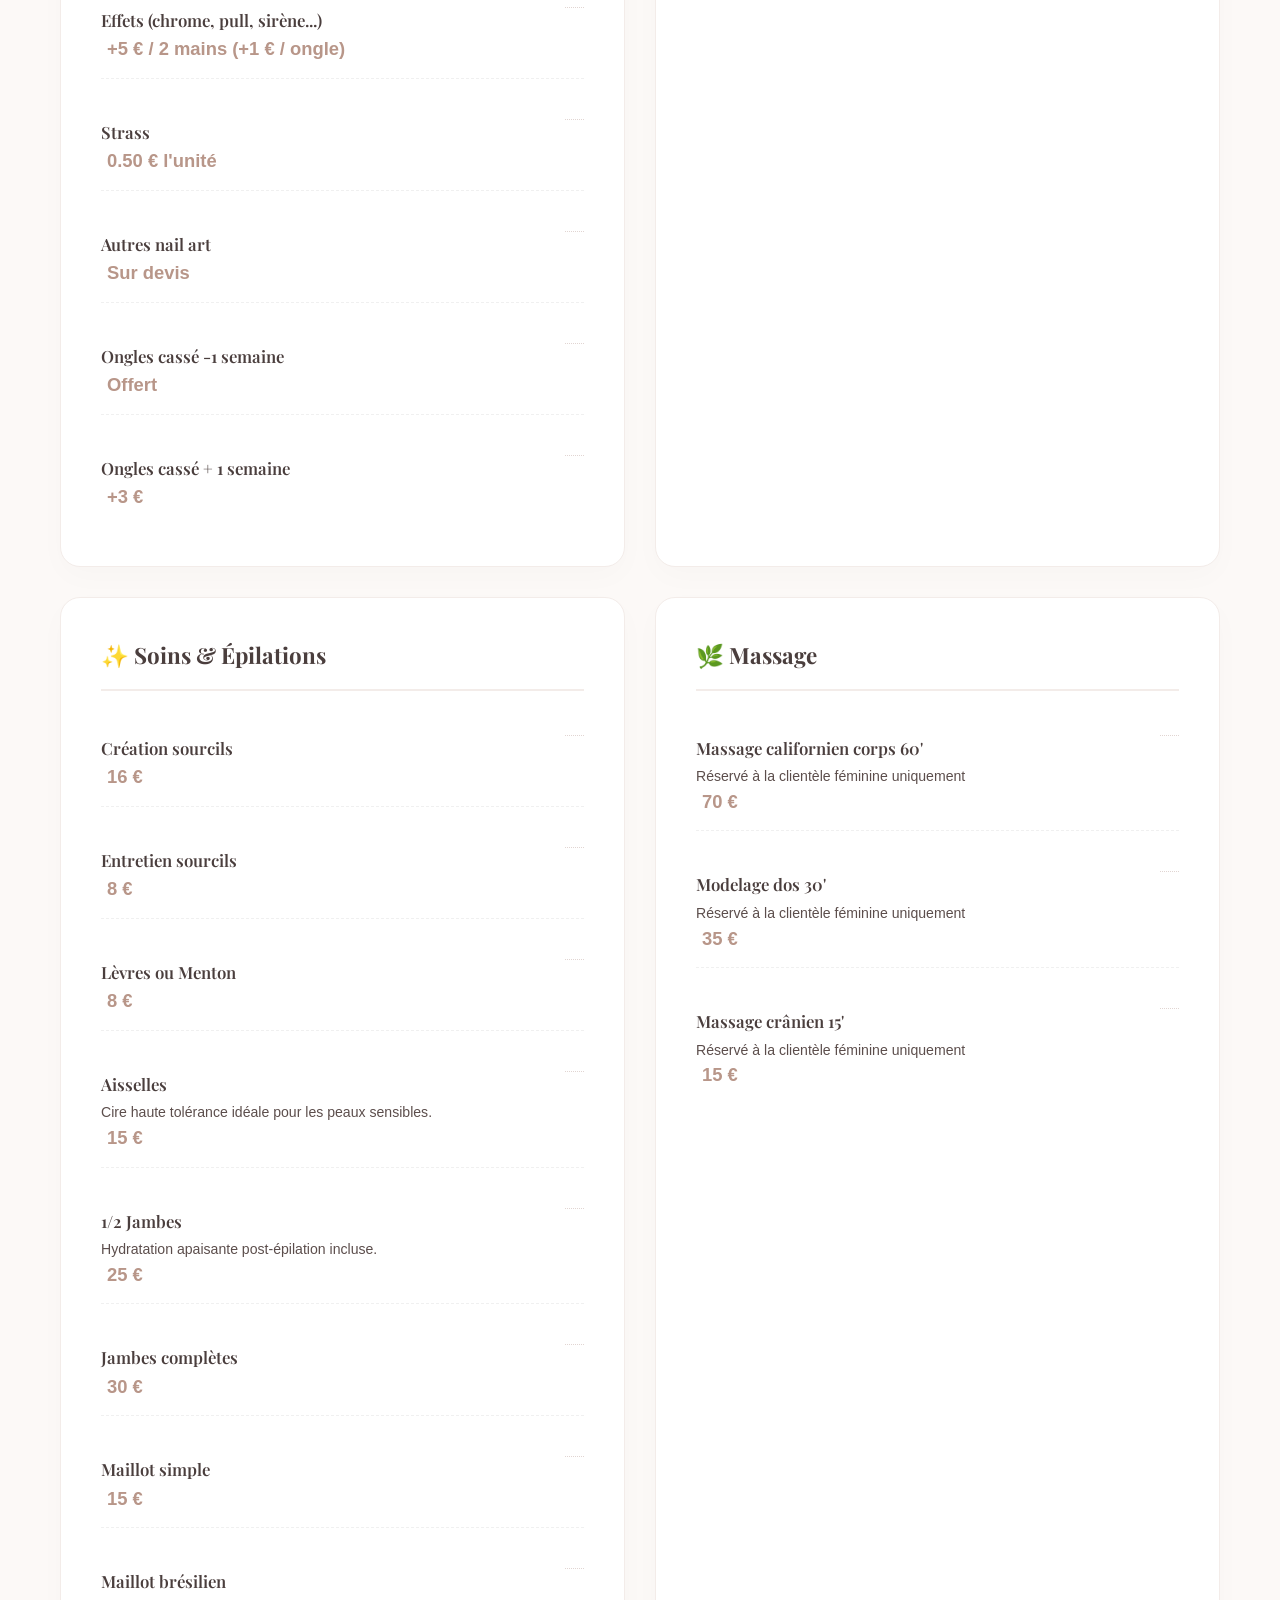
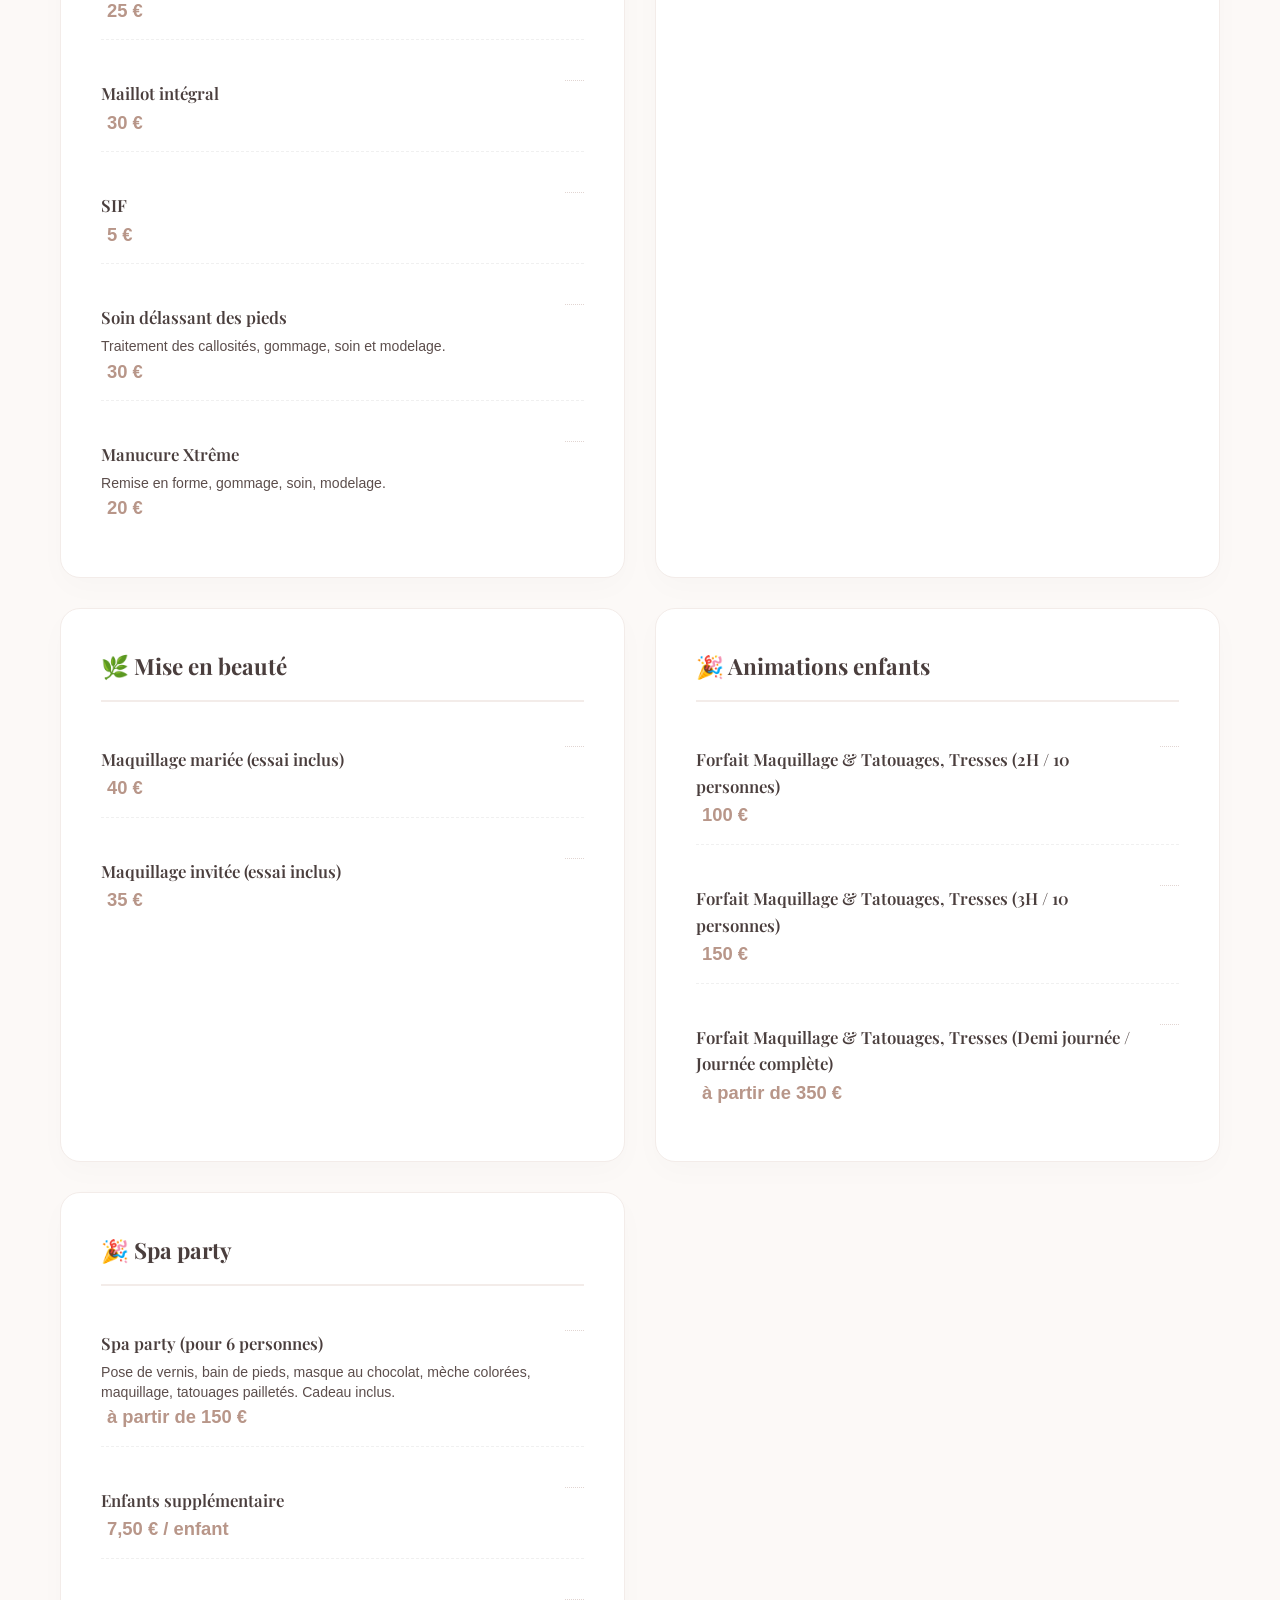
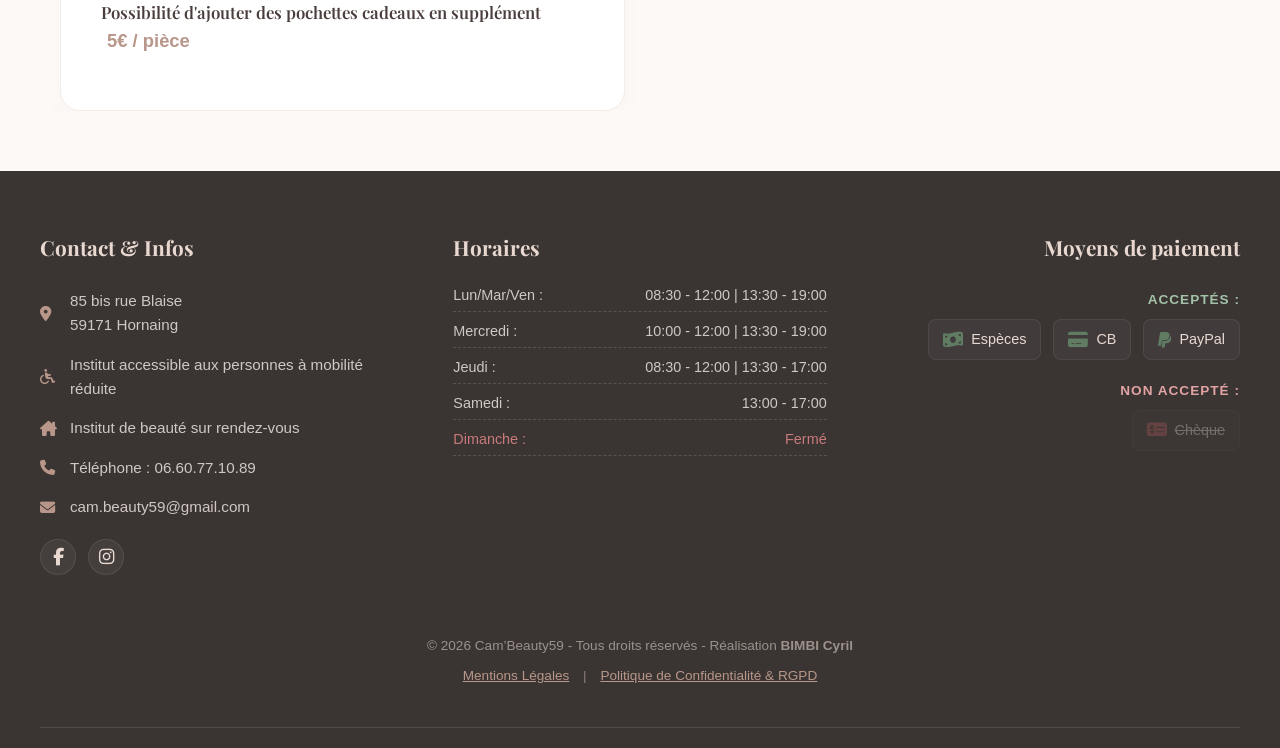
<file: tarifs.html>
<!DOCTYPE html>
<html lang="fr">
<head>
    <meta charset="UTF-8">
    <meta name="viewport" content="width=device-width, initial-scale=1.0">
    <title>Tarifs & Prestations - Institut Camille</title>
    <link rel="stylesheet" href="style.css">
    <link rel="stylesheet" href="https://cdnjs.cloudflare.com/ajax/libs/font-awesome/6.5.1/css/all.min.css">
    <link rel="preconnect" href="https://fonts.googleapis.com">
    <link rel="preconnect" href="https://fonts.gstatic.com" crossorigin>
    <link rel="icon" type="image/png" href="favicon.png">
    <link href="https://fonts.googleapis.com/css2?family=Playfair+Display:ital,wght@0,400..700;1,400..700&family=Plus+Jakarta+Sans:wght@300;400;500;600&display=swap" rel="stylesheet">
</head>
<body class="page-tarifs-institut">
<div id="header-placeholder"></div>    
<main>
    <!-- SECTION PRINCIPALE DES TARIFS -->
    <section class="prices-page-section">
        <div class="section-title-block">
            <h1>Prestations & Tarifs</h1>
            <p class="section-subtitle">Des instants de douceur et de soin rigoureux</p>
        </div>

        <div class="prices-grid-container">
            
            <!-- CATEGORIE 1 : ONGLERIE -->
            <div class="price-category-card">
                <h2>
                    <a href="ongles.html" class="category-link">💅 Ongles</a>
                </h2>
                <ul class="price-list">
                    <li class="price-item">
                        <div class="price-details">
                            <span class="item-title">Semi permanent couleur unie</span>
                            <p class="item-description">Pose de vernis avec tenue et brillance jusqu'à 3 semaines.</p>
                        </div>
                        <span class="item-price">35 €</span>
                    </li>
                    <li class="price-item">
                        <div class="price-details">
                            <span class="item-title">Semi permanent couleur unie + pédicure</span>
                            <p class="item-description">Combinaison soin des pieds et semi-permanent.</p>
                        </div>
                        <span class="item-price">40 €</span>
                    </li>
                    <li class="price-item">
                        <div class="price-details">
                            <span class="item-title">Gainage ongles naturels</span>
                            <p class="item-description">Renforcement des ongles naturels.</p>
                        </div>
                        <span class="item-price">40 €</span>
                    </li>
                    <li class="price-item">
                        <div class="price-details">
                            <span class="item-title">Rallongement gel S-M</span>
                            <p class="item-description">Rallongement format court à moyen.</p>
                        </div>
                        <span class="item-price">45 €</span>
                    </li>
                    <li class="price-item">
                        <div class="price-details">
                            <span class="item-title">Rallongement gel L - XL</span>
                            <p class="item-description">Rallongement format long à très long.</p>
                        </div>
                        <span class="item-price">55 €</span>
                    </li>
                    <li class="price-item">
                        <div class="price-details">
                            <span class="item-title">Remplissage Gel *</span>
                            <p class="item-description">Au-delà de 3 semaines, pose complète facturée.</p>
                        </div>
                        <span class="item-price">-5 €</span>
                    </li>
                    <li class="price-item">
                        <div class="price-details">
                            <span class="item-title">Dépose + Soin</span>
                            <p class="item-description">Retrait ultra-doux et application d'un soin fortifiant.</p>
                        </div>
                        <span class="item-price">15 €</span>
                    </li>
                    <li class="price-item">
                        <div class="price-details">
                            <span class="item-title">French</span>
                        </div>
                        <span class="item-price">+5 € / 2 mains (+1 € / ongle)</span>
                    </li>
                    <li class="price-item">
                        <div class="price-details">
                            <span class="item-title">Baby boomers / colors</span>
                        </div>
                        <span class="item-price">+5 € / 2 mains (+1 € / ongle)</span>
                    </li>
                    <li class="price-item">
                        <div class="price-details">
                            <span class="item-title">Effets (chrome, pull, sirène...)</span>
                        </div>
                        <span class="item-price">+5 € / 2 mains (+1 € / ongle)</span>
                    </li>
                    <li class="price-item">
                        <div class="price-details">
                            <span class="item-title">Strass</span>
                        </div>
                        <span class="item-price">0.50 € l'unité</span>
                    </li>
                    <li class="price-item">
                        <div class="price-details">
                            <span class="item-title">Autres nail art</span>
                        </div>
                        <span class="item-price">Sur devis</span>
                    </li>
                    <li class="price-item">
                        <div class="price-details">
                            <span class="item-title">Ongles cassé -1 semaine</span>
                        </div>
                        <span class="item-price">Offert</span>
                    </li>
                    <li class="price-item">
                        <div class="price-details">
                            <span class="item-title">Ongles cassé + 1 semaine</span>
                        </div>
                        <span class="item-price">+3 €</span>
                    </li>
                </ul>
            </div>

            <!-- CATEGORIE 3 : REGARD -->
            <div class="price-category-card">
                <h2>
                    <a href="cils.html" class="category-link">👁️ Cils</a>
                </h2>
                <ul class="price-list">
                    <li class="price-item">
                        <div class="price-details">
                            <span class="item-title">Extension cil à cil</span>
                            <p class="item-description">Rendu naturel et élégant, parfait pour intensifier le regard.</p>
                        </div>
                        <span class="item-price">40 €</span>
                    </li>
                    <li class="price-item">
                        <div class="price-details">
                            <span class="item-title">Extension mixte</span>
                            <p class="item-description">Mélange cil à cil et volume.</p>
                        </div>
                        <span class="item-price">50 €</span>
                    </li>
                    <li class="price-item">
                        <div class="price-details">
                            <span class="item-title">Extension volume russe</span>
                            <p class="item-description">Volume intense et sophistiqué.</p>
                        </div>
                        <span class="item-price">55 €</span>
                    </li>
                    <li class="price-item">
                        <div class="price-details">
                            <span class="item-title">Rehaussement de cils</span>
                            <p class="item-description">Courbe naturelle de vos cils accompagnée d'un soin à la kératine.</p>
                        </div>
                        <span class="item-price">40 €</span>
                    </li>
                    <li class="price-item">
                        <div class="price-details">
                            <span class="item-title">Teinture sourcils</span>
                        </div>
                        <span class="item-price">8 €</span>
                    </li>
                    <li class="price-item">
                        <div class="price-details">
                            <span class="item-title">Dépose</span>
                        </div>
                        <span class="item-price">10 €</span>
                    </li>
                    <li class="price-item">
                        <div class="price-details">
                            <span class="item-title">Remplissage 3 semaines</span>
                        </div>
                        <span class="item-price">-5 €</span>
                    </li>
                    <li class="price-item">
                        <div class="price-details">
                            <span class="item-title">Remplissage + 3 semaines</span>
                        </div>
                        <span class="item-price">Pose complète facturée</span>
                    </li>
                    <li class="price-item">
                        <div class="price-details">
                            <span class="item-title">Pack Sourcils : Création de la ligne à la cire + teinture</span>
                        </div>
                        <span class="item-price">25 €</span>
                    </li>
                </ul>
            </div>

            <!-- CATEGORIE 4 : EPILATION -->
            <div class="price-category-card">
                <h2>
                    <a href="soins-epilations.html" class="category-link">✨ Soins & Épilations</a>
                </h2>
                <ul class="price-list">
                    <li class="price-item">
                        <div class="price-details">
                            <span class="item-title">Création sourcils</span>
                        </div>
                        <span class="item-price">16 €</span>
                    </li>
                    <li class="price-item">
                        <div class="price-details">
                            <span class="item-title">Entretien sourcils</span>
                        </div>
                        <span class="item-price">8 €</span>
                    </li>
                    <li class="price-item">
                        <div class="price-details">
                            <span class="item-title">Lèvres ou Menton</span>
                        </div>
                        <span class="item-price">8 €</span>
                    </li>
                    <li class="price-item">
                        <div class="price-details">
                            <span class="item-title">Aisselles</span>
                            <p class="item-description">Cire haute tolérance idéale pour les peaux sensibles.</p>
                        </div>
                        <span class="item-price">15 €</span>
                    </li>
                    <li class="price-item">
                        <div class="price-details">
                            <span class="item-title">1/2 Jambes</span>
                            <p class="item-description">Hydratation apaisante post-épilation incluse.</p>
                        </div>
                        <span class="item-price">25 €</span>
                    </li>
                    <li class="price-item">
                        <div class="price-details">
                            <span class="item-title">Jambes complètes</span>
                        </div>
                        <span class="item-price">30 €</span>
                    </li>
                    <li class="price-item">
                        <div class="price-details">
                            <span class="item-title">Maillot simple</span>
                        </div>
                        <span class="item-price">15 €</span>
                    </li>
                    <li class="price-item">
                        <div class="price-details">
                            <span class="item-title">Maillot brésilien</span>
                        </div>
                        <span class="item-price">25 €</span>
                    </li>
                    <li class="price-item">
                        <div class="price-details">
                            <span class="item-title">Maillot intégral</span>
                        </div>
                        <span class="item-price">30 €</span>
                    </li>
                    <li class="price-item">
                        <div class="price-details">
                            <span class="item-title">SIF</span>
                        </div>
                        <span class="item-price">5 €</span>
                    </li>
                    <li class="price-item">
                        <div class="price-details">
                            <span class="item-title">Soin délassant des pieds</span>
                            <p class="item-description">Traitement des callosités, gommage, soin et modelage.</p>
                        </div>
                        <span class="item-price">30 €</span>
                    </li>
                    <li class="price-item">
                        <div class="price-details">
                            <span class="item-title">Manucure Xtrême</span>
                            <p class="item-description">Remise en forme, gommage, soin, modelage.</p>
                        </div>
                        <span class="item-price">20 €</span>
                    </li>
                </ul>
            </div>

            <!-- CATEGORIE 5 : MASSAGES & SOINS & MAQUILLAGE -->
            <div class="price-category-card">
                <h2>
                    <a href="massage.html" class="category-link">🌿 Massage</a>
                </h2>
                <ul class="price-list">
                    <li class="price-item">
                        <div class="price-details">
                            <span class="item-title">Massage californien corps 60'</span>
                            <p class="item-description">Réservé à la clientèle féminine uniquement</p>
                        </div>
                        <span class="item-price">70 €</span>
                    </li>
                    <li class="price-item">
                        <div class="price-details">
                            <span class="item-title">Modelage dos 30'</span>
                            <p class="item-description">Réservé à la clientèle féminine uniquement</p>
                        </div>
                        <span class="item-price">35 €</span>
                    </li>
                    <li class="price-item">
                        <div class="price-details">
                            <span class="item-title">Massage crânien 15'</span>
                            <p class="item-description">Réservé à la clientèle féminine uniquement</p>
                        </div>
                        <span class="item-price">15 €</span>
                    </li>
                </ul>
            </div>
             <!-- CATEGORIE 5 : Mise en beauté -->
            <div class="price-category-card">
                <h2>
                    <a href="mise-en-beaute.html" class="category-link">🌿 Mise en beauté</a>
                </h2>
                <ul class="price-list">
                    <li class="price-item">
                        <div class="price-details">
                            <span class="item-title">Maquillage mariée (essai inclus)</span>
                        </div>
                        <span class="item-price">40 €</span>
                    </li>
                    <li class="price-item">
                        <div class="price-details">
                            <span class="item-title">Maquillage invitée (essai inclus)</span>
                        </div>
                        <span class="item-price">35 €</span>
                    </li>
                </ul>
            </div>

            <!-- CATEGORIE 6 : ANIMATIONS & ANNIVERSAIRES -->
            <div class="price-category-card">
                <h2>
                    <a href="animations.html" class="category-link">🎉 Animations enfants</a>
                </h2>
                <ul class="price-list">
                    <li class="price-item">
                        <div class="price-details">
                            <span class="item-title">Forfait Maquillage & Tatouages, Tresses (2H / 10 personnes)</span>
                        </div>
                        <span class="item-price">100 €</span>
                    </li>
                    <li class="price-item">
                        <div class="price-details">
                            <span class="item-title">Forfait Maquillage & Tatouages, Tresses (3H / 10 personnes)</span>
                        </div>
                        <span class="item-price">150 €</span>
                    </li>
                    <li class="price-item">
                        <div class="price-details">
                            <span class="item-title">Forfait Maquillage & Tatouages, Tresses (Demi journée / Journée complète)</span>
                        </div>
                        <span class="item-price"> à partir de 350 €</span>
                    </li>
                </ul>
            </div>
            <!-- CATEGORIE 7 : Spa party -->
            <div class="price-category-card">
                <h2>
                    <a href="spa-party.html" class="category-link">🎉 Spa party</a>
                </h2>
                <ul class="price-list">

                    <li class="price-item">
                        <div class="price-details">
                            <span class="item-title">Spa party (pour 6 personnes)</span>
                            <p class="item-description">Pose de vernis, bain de pieds, masque au chocolat, mèche colorées, maquillage, tatouages pailletés. Cadeau inclus.</p>
                        </div>
                        <span class="item-price">à partir de 150 €</span>
                    </li>
                    <li class="price-item">
                        <div class="price-details">
                            <span class="item-title">Enfants supplémentaire</span>
                        </div>
                        <span class="item-price">7,50 € / enfant</span>
                    </li>
                    <li class="price-item">
                        <div class="price-details">
                            <span class="item-title">Possibilité d'ajouter des pochettes cadeaux en supplément </span>
                        </div>
                        <span class="item-price">5€ / pièce</span>
                    </li>
                </ul>
            </div>

        </div>
    </section>
</main>
<div id="footer-placeholder"></div>
<script src="script.js"></script>
</body>
</html>
</file>
<file: style.css>
:root {
     --primary-color: #b89689;
     --accent-color: #e8d8d0;
     --bg-soft: #fbf6f3;
     --text-dark: #3a3533;
     --text-light: #6e6561;
     --border-color: #eee3dd;
     --success-color: #607d64;
     --danger-color: #b05c5c;
}
 * {
     box-sizing: border-box;
     margin: 0;
     padding: 0;
}
 body {
     font-family: 'Plus Jakarta Sans', sans-serif;
     color: var(--text-dark);
     background-color: #ffffff;
     line-height: 1.6;
     overflow-x: hidden;
    /* Évite les légers scrolls horizontaux sur mobile */
}
 h1, h2, h3, h4, .logo-main {
     font-family: 'Playfair Display', serif;
}
 a {
     text-decoration: none;
     color: inherit;
     transition: all 0.3s ease;
}
 img {
     max-width: 100%;
     height: auto;
}
 a {
     text-decoration: none;
}
 .btn-cta, .btn-primary {
     background-color: var(--primary-color);
     color: #ffffff;
     padding: 10px 22px;
     border-radius: 50px;
     font-size: 0.9rem;
     font-weight: 600;
     display: inline-block;
     box-shadow: 0 4px 10px rgba(184, 150, 137, 0.2);
     border: none;
     cursor: pointer;
     text-align: center;
}
 .btn-primary {
     padding: 14px 30px;
     font-size: 1rem;
}
/* ========================================================================== PAGE D'ACCUEIL CONTENU ========================================================================== */
/* --- SECTION HERO --- */
 .hero-section {
     background: linear-gradient(135deg, var(--bg-soft) 0%, #ffffff 100%);
     padding: 80px 20px;
}
 .hero-container {
     max-width: 1200px;
     margin: 0 auto;
     display: flex;
     align-items: center;
     gap: 60px;
}
 .hero-image {
     flex: 1;
     text-align: center;
}
 .hero-image img {
     border-radius: 20px;
     box-shadow: 0 10px 30px rgba(184, 150, 137, 0.15);
     border: 8px solid #ffffff;
}
 .hero-content {
     flex: 1.2;
}
 .hero-content .subtitle {
     display: inline-block;
     color: var(--primary-color);
     text-transform: uppercase;
     font-size: 0.9rem;
     letter-spacing: 2px;
     font-weight: 600;
     margin-bottom: 15px;
}
 .hero-content h1 {
     font-size: 3rem;
     color: var(--text-dark);
     line-height: 1.2;
     margin-bottom: 20px;
}
 .hero-content p {
     font-size: 1.15rem;
     color: var(--text-light);
     line-height: 1.7;
     margin-bottom: 35px;
}
/* --- SECTION INFOS & ENGAGEMENTS --- */
 .info-section {
     max-width: 1200px;
     margin: 80px auto;
     padding: 0 20px;
}
 .info-grid {
     display: grid;
     grid-template-columns: repeat(auto-fit, minmax(320px, 1fr));
     gap: 40px;
}
 .info-card {
     background: #ffffff;
     padding: 45px;
     border-radius: 20px;
     border: 1px solid var(--border-color);
     box-shadow: 0 5px 20px rgba(184, 150, 137, 0.03);
     transition: transform 0.3s ease;
}
 .info-card:hover {
     transform: translateY(-5px);
}
 .info-card .icon {
     font-size: 2.5rem;
     margin-bottom: 20px;
}
 .info-card h3 {
     font-size: 1.6rem;
     color: var(--text-dark);
     margin-bottom: 20px;
}
 .info-card p {
     margin-bottom: 15px;
     color: var(--text-light);
     line-height: 1.6;
}
 .commitments-list {
     list-style: none;
     padding: 0;
}
 .commitments-list li {
     margin-bottom: 15px;
     color: var(--text-light);
     line-height: 1.6;
}
/* --- SECTION AVIS CLIENTS --- */
 .reviews-section {
     background-color: var(--bg-soft);
     padding: 80px 20px;
     text-align: center;
}
 .reviews-section h2 {
     font-size: 2.4rem;
     color: var(--text-dark);
     margin-bottom: 10px;
}
 .reviews-subtitle {
     color: var(--primary-color);
     font-style: italic;
     font-size: 1.1rem;
     margin-bottom: 50px;
}
 .reviews-grid {
     max-width: 1200px;
     margin: 0 auto;
     display: flex;
     grid-template-columns: repeat(auto-fit, minmax(280px, 1fr));
     gap: 30px;
     flex-wrap: wrap;
     justify-content: center;
}
}
 .review-card {
     background: #ffffff;
	 flex: 0 0 calc(33.333% - 14px);
     min-width: 280px;
     box-sizing: border-box;
     padding: 20px;
     border-radius: 12px;
     box-shadow: 0 4px 12px rgba(0, 0, 0, 0.05);
	 
}
 .review-card .stars {
     margin-bottom: 15px;
     font-size: 1.1rem;
}
 .review-text {
     font-style: italic;
     color: var(--text-light);
     line-height: 1.6;
     margin-bottom: 20px;
}
 .review-author {
     font-weight: 600;
     color: var(--text-dark);
     font-size: 0.95rem;
}
/* ========================================================================== BOUTON D'ACTION DE REDIRECTION FACEBOOK ========================================================================== */
 .leave-review-container {
     margin-top: 50px;
     display: flex;
     flex-direction: column;
     align-items: center;
	 text-align: center;
     gap: 15px;
}
 .leave-review-container p {
     font-size: 1.05rem;
     color: var(--text-light);
}
 .btn-secondary {
     background-color: transparent;
     color: var(--primary-color);
     border: 2px solid var(--primary-color);
     padding: 12px 28px;
     border-radius: 50px;
     font-size: 0.95rem;
     font-weight: 600;
     display: inline-flex;
     align-items: center;
     gap: 10px;
     transition: all 0.3s ease;
}
 .btn-secondary i {
     font-size: 1.1rem;
     color: #1877f2;
    /* Couleur officielle bleu Facebook pour l'icône */
}
 .btn-secondary:hover {
     background-color: var(--primary-color);
     color: #ffffff;
     box-shadow: 0 4px 12px rgba(184, 150, 137, 0.15);
}
 .btn-secondary:hover i {
     color: #ffffff;
    /* L'icône devient blanche au survol pour l'esthétique */
}
/* ========================================================================== FOOTER ========================================================================== */
 .main-footer {
     background-color: var(--text-dark);
     color: #ffffff;
     padding: 60px 20px 20px 20px;
}
 .footer-container {
     max-width: 1200px;
     margin: 0 auto;
     display: flex;
     justify-content: space-between;
     flex-wrap: wrap;
     gap: 40px;
     border-bottom: 1px solid #524a47;
     padding-bottom: 40px;
}
 .footer-col {
     flex: 1;
     min-width: 250px;
}
 .footer-col h4 {
     font-size: 1.3rem;
     margin-bottom: 20px;
     color: var(--accent-color);
}
 .footer-col p {
     margin-bottom: 12px;
     color: #d1c7c3;
}
/* ========================================================================== FOOTER - DISPOSITION GAUCHE / DROITE ========================================================================== */
 .main-footer {
     background-color: var(--text-dark);
     color: #ffffff;
     padding: 60px 20px 20px 20px;
}
 .footer-container {
     max-width: 1200px;
     margin: 0 auto;
     display: flex;
     justify-content: space-between;
     align-items: flex-start;
     gap: 40px;
     border-bottom: 1px solid #524a47;
     padding-bottom: 40px;
}
 .footer-col {
     flex: 1;
}
 .contact-col h4 {
     font-size: 1.3rem;
     margin-bottom: 25px;
     color: var(--accent-color);
}
 .contact-col p {
     margin-bottom: 15px;
     color: #d1c7c3;
     display: flex;
     align-items: center;
     gap: 10px;
     font-size: 0.95rem;
}
 .contact-col p i {
     color: var(--primary-color);
     width: 20px;
}
 .footer-socials {
     display: flex;
     gap: 12px;
     margin-top: 20px;
}
 .social-link {
     display: flex;
     align-items: center;
     justify-content: center;
     width: 36px;
     height: 36px;
     background-color: rgba(255, 255, 255, 0.05);
     border: 1px solid rgba(232, 216, 208, 0.1);
     border-radius: 50px;
     color: #e8d8d0;
     font-size: 1.1rem;
     transition: all 0.3s ease;
}
 .social-link.fb:hover {
     background-color: #1877f2;
     color: #ffffff;
     border-color: #1877f2;
     transform: translateY(-3px);
}
 .social-link.ig:hover {
     background: linear-gradient(45deg, #f09433 0%, #e6683c 25%, #dc2743 50%, #cc2366 75%, #bc1888 100%);
     color: #ffffff;
     border-color: transparent;
     transform: translateY(-3px);
}
 .payment-col {
     display: flex;
     flex-direction: column;
     align-items: flex-end;
     text-align: right;
}
 .payment-col h4 {
     font-size: 1.3rem;
     margin-bottom: 25px;
     color: var(--accent-color);
}
 .payment-container {
     display: flex;
     flex-direction: column;
     gap: 20px;
     align-items: flex-end;
}
 .payment-group {
     display: flex;
     flex-direction: column;
     gap: 8px;
}
 .group-title {
     font-size: 0.85rem;
     text-transform: uppercase;
     letter-spacing: 1px;
     font-weight: 600;
}
 .payment-group.accept .group-title {
     color: #a3c2a8;
}
 .payment-group.refuse .group-title {
     color: #e2a3a3;
}
 .logos-grid {
     display: flex;
     gap: 12px;
     justify-content: flex-end;
     flex-wrap: wrap;
}
 .logo-item {
     display: flex;
     align-items: center;
     gap: 8px;
     background-color: rgba(255, 255, 255, 0.04);
     padding: 8px 14px;
     border-radius: 8px;
     font-size: 0.9rem;
     color: #e8d8d0;
     border: 1px solid rgba(232, 216, 208, 0.08);
}
 .logo-item i {
     font-size: 1.1rem;
}
 .payment-group.accept .logo-item i {
     color: var(--success-color);
}
 .logo-item.disabled {
     opacity: 0.35;
}
 .logo-item.disabled i {
     color: var(--danger-color);
}
 .logo-item.disabled span, .logo-item.disabled i {
     text-decoration: line-through;
}
 .footer-bottom {
     max-width: 1200px;
     margin: 20px auto 0 auto;
     text-align: center;
     font-size: 0.85rem;
     color: #9c908b;
}
 .footer-legal-links {
     margin-top: 8px;
}
 .footer-legal-links a {
     color: #9c908b;
     margin: 0 5px;
}
 .footer-legal-links a:hover {
     color: var(--accent-color);
}
/* Section Google Maps */
 .map-section {
     padding: 40px 0;
     width: 100%;
     background-color: var(--bg-light, #fff);
    /* S'adapte à ta couleur de fond */
}
 .map-container {
     max-width: 1200px;
    /* Aligné sur la largeur maximale de ton site */
     margin: 0 auto;
     padding: 0 20px;
}
 .map-container iframe {
     width: 100%;
     border-radius: 12px;
    /* Pour un rendu plus doux et moderne */
     box-shadow: 0 4px 15px rgba(0, 0, 0, 0.05);
    /* Ombre légère pour le relief */
}
 .btn-cta, .btn-primary {
     display: inline-block;
     background-color: #b89689;
     color: #ffffff;
     padding: 14px 28px;
     border-radius: 10px;
     text-decoration: none;
     font-weight: 600;
     transition: all 0.3s ease;
     box-shadow: 0 4px 12px rgba(184, 150, 137, 0.15);
     border: none;
     cursor: pointer;
}
 .section-title {
     text-align: center;
     margin-bottom: 30px;
     font-family: 'Playfair Display', serif;
     color: #4a3e3d;
     font-size: 1.8rem;
}
/* ========================================================================== NAVIGATION RESPONSIVE ========================================================================== */
 .main-header {
     background-color: #ffffff;
     border-bottom: 1px solid var(--border-color);
     position: sticky;
     top: 0;
     z-index: 1000;
}
 .header-container {
     max-width: 1200px;
     margin: 0 auto;
     padding: 15px 20px;
     display: flex;
     justify-content: space-between;
     align-items: center;
}
 .logo {
     display: flex;
     flex-direction: column;
     z-index: 1010;
}
 .logo-main {
     font-size: 1.8rem;
     font-weight: 700;
     letter-spacing: 1px;
     color: var(--primary-color);
     line-height: 1;
}
 .logo-sub {
     font-size: 0.75rem;
     text-transform: uppercase;
     letter-spacing: 3px;
     color: var(--text-light);
     margin-top: 4px;
}
/* ========================================================================== NOUVEAU SYSTÈME DE NAVIGATION ÉPURÉ & DROPDOWNS ========================================================================== */
 .nav-menu ul {
     list-style: none;
     display: flex;
     gap: 25px;
     align-items: center;
}
 .nav-menu a {
     font-size: 0.95rem;
     font-weight: 500;
     color: var(--text-light);
     padding: 10px 0;
     display: inline-flex;
     align-items: center;
     gap: 5px;
     position: relative;
}
/* --- STRUCTURE DES DROPDOWNS (ORDINATEUR) --- */
 .nav-menu li {
     position: relative;
    /* Position pivot pour le sous-menu */
}
 .nav-menu .dropdown-menu {
     display: none;
     position: absolute;
     top: 100%;
     left: 50%;
     transform: translateX(-50%);
     background-color: #ffffff;
     box-shadow: 0 10px 30px rgba(184, 150, 137, 0.12);
     border: 1px solid var(--border-color);
     border-radius: 12px;
     padding: 12px 0;
     min-width: 200px;
     z-index: 1000;
     flex-direction: column;
     gap: 0;
}
/* Liens internes du menu déroulant */
 .nav-menu .dropdown-menu li a {
     display: block;
     padding: 10px 20px;
     color: var(--text-dark);
     font-size: 0.9rem;
     font-weight: 400;
     white-space: nowrap;
     width: 100%;
     transition: background-color 0.2s, color 0.2s;
}
 .nav-menu .dropdown-menu li a:hover, .nav-menu .dropdown-menu li a.active {
     background-color: var(--bg-soft);
     color: var(--primary-color);
}
/* Flèche indicative */
 .dropdown-trigger::after {
     content: '▾';
     font-size: 0.8rem;
     color: var(--text-light);
     transition: transform 0.3s ease;
}
 .dropdown-trigger:hover::after {
     color: var(--primary-color);
}
/* Déclenchement au survol sur écran d'ordinateur */
 @media (min-width: 1025px) {
     .nav-menu li.dropdown:hover .dropdown-menu {
         display: flex;
    }
}
 .nav-menu a:hover, .nav-menu a.active {
     color: var(--primary-color);
}
 .mobile-cta-item {
     display: none;
}
 .menu-toggle-checkbox, .menu-burger-label {
     display: none;
}
 .btn-cta:hover, .btn-primary:hover {
     background-color: var(--text-dark);
     box-shadow: 0 4px 15px rgba(0, 0, 0, 0.15);
     transform: translateY(-1px);
}
 .info-card:hover {
     transform: translateY(-5px);
}
 .btn-secondary:hover {
     background-color: var(--primary-color);
     color: #ffffff;
     box-shadow: 0 4px 12px rgba(184, 150, 137, 0.15);
}
 .btn-secondary:hover i {
     color: #ffffff;
    /* L'icône devient blanche au survol pour l'esthétique */
}
/* Réajustement responsive pour mobile (les blocs se remettent l'un sous l'autre) */
 @media (max-width: 768px) {
     .footer-container {
         flex-direction: column;
         align-items: flex-start;
         gap: 40px;
    }
     .payment-col, .payment-container {
         align-items: flex-start;
         text-align: left;
    }
     .logos-grid {
         justify-content: flex-start;
    }
     .cta-container a.btn-page-cta {
         font-size: 14px;
         padding: 12px 24px;
         display: inline-block;
    }
}
 @media (max-width: 1024px) {
     .btn-cta {
         display: none;
    }
     .mobile-cta-item .btn-primary {
         color: #ffffff;
    }
     .menu-burger-label {
         display: flex;
         flex-direction: column;
         justify-content: space-between;
         width: 30px;
         height: 21px;
         cursor: pointer;
         z-index: 10000;
    }
     .menu-burger-label span {
         display: block;
         height: 3px;
         width: 100%;
         background-color: var(--primary-color);
         border-radius: 3px;
         transition: all 0.3s ease;
    }
     .nav-menu {
         position: fixed;
         top: 0;
         right: -100%;
        /* Caché à droite par défaut */
         width: 80%;
         max-width: 400px;
         height: 100vh;
         background-color: #ffffff;
         box-shadow: -5px 0 25px rgba(0, 0, 0, 0.05);
         padding: 100px 40px 40px 40px;
         transition: right 0.4s cubic-bezier(0.16, 1, 0.3, 1);
         z-index: 9999;
    }
     .nav-menu ul {
         flex-direction: column;
         align-items: flex-start;
         gap: 25px;
    }
     .nav-menu a {
         font-size: 1.2rem;
         display: block;
         width: 100%;
    }
     .mobile-cta-item {
         display: block;
         width: 100%;
         margin-top: 20px;
    }
     .mobile-cta-item .btn-primary {
         display: block;
         width: 100%;
    }
     .menu-toggle-checkbox:checked ~ .nav-menu {
         right: 0;
    }
     .menu-toggle-checkbox:checked ~ .menu-burger-label span:nth-child(1) {
         transform: translateY(9px) rotate(45deg);
    }
     .menu-toggle-checkbox:checked ~ .menu-burger-label span:nth-child(2) {
         opacity: 0;
    }
     .menu-toggle-checkbox:checked ~ .menu-burger-label span:nth-child(3) {
         transform: translateY(-9px) rotate(-45deg);
    }
    /* Ajustement des menus déroulants pour le volet mobile */
     .nav-menu .dropdown-menu {
         display: none;
         position: static;
         transform: none;
         box-shadow: none;
         border: none;
         padding: 5px 0 5px 15px;
         background: transparent;
         min-width: auto;
    }
    /* Affiche le sous-menu sur mobile au clic/survol */
.nav-menu .dropdown.open > .dropdown-menu {
    display: flex;
}
     .nav-menu .dropdown-menu li a {
         font-size: 1.05rem;
         padding: 8px 0;
         color: var(--text-light);
    }
}
 @media (max-width: 768px) {
     .hero-section {
         padding: 40px 20px;
    }
     .hero-container {
         flex-direction: column;
         text-align: center;
         gap: 30px;
    }
     .hero-image {
         order: -1;
    }
     .hero-image img {
         max-width: 85%;
    }
     .hero-content h1 {
         font-size: 2.2rem;
    }
     .hero-content p {
         font-size: 1.05rem;
         margin-bottom: 25px;
    }
     .info-section {
         margin: 50px auto;
    }
     .info-card {
         padding: 30px 20px;
    }
     .reviews-section {
         padding: 60px 20px;
    }
     .reviews-section h2 {
         font-size: 1.8rem;
    }
    /* ========================================================================== FIX DÉBORDEMENT CATALOGUE SOINS ========================================================================== */
    /* 1. Force la ligne entière à passer en colonne pour empiler titre et prix */
     .menu-item-row {
         display: flex;
         flex-direction: column;
         align-items: flex-start;
         gap: 5px;
    }
     .item-main-info, .item-title-dots {
         display: block;
         width: 100%;
         white-space: normal;
    }
     .item-title-dots .item-title {
         display: block;
         width: 100%;
         max-width: 100%;
         word-wrap: break-word;
         overflow-wrap: break-word;
         white-space: normal;
         font-size: 1.5rem;
         line-height: 1.3;
         color: var(--header-color);
    }
     .item-title-dots .item-dots {
         display: none;
    }
     .footer-container {
         flex-direction: column;
         gap: 30px;
    }
}
/* Style du lien dans le footer */
 .footer-link {
     color: var(--primary);
     text-decoration: none;
     font-weight: 700;
     transition: opacity 0.3s ease;
}
 .footer-link:hover {
     text-decoration: underline;
     opacity: 0.8;
}
/* ========================================================================== PAGE À PROPOS - IDENTITÉ CAMILLE ========================================================================== */
 .about-page-content {
     background-color: var(--bg-soft);
}
 .about-bio-section {
     padding: 80px 20px;
     background-color: #ffffff;
}
 .about-bio-container {
     max-width: 1200px;
     margin: 0 auto;
     display: flex;
     align-items: center;
     gap: 50px;
}
 .about-bio-text {
     flex: 1.2;
}
 .about-bio-text .subtitle {
     font-size: 0.95rem;
     color: var(--primary-color);
     font-weight: 600;
     display: block;
     margin-bottom: 15px;
}
 .about-bio-text h1 {
     font-size: 3rem;
     color: var(--text-dark);
     margin-bottom: 20px;
}
 .about-bio-text p {
     font-size: 1.05rem;
     line-height: 1.7;
     color: var(--text-light);
     margin-bottom: 15px;
}
 .about-bio-text p.lead {
     font-size: 1.25rem;
     color: var(--text-dark);
     font-weight: 500;
}
/* Bloc Diplômes & Spécialités */
 .diplomas-block {
     background-color: var(--bg-soft);
     padding: 25px 30px;
     border-radius: 20px;
     margin-top: 30px;
     border: 1px solid var(--border-color);
}
 .diplomas-block h3 {
     font-size: 1.2rem;
     color: var(--text-dark);
     margin-bottom: 10px;
     display: flex;
     align-items: center;
     gap: 10px;
}
 .diplomas-block h3 i {
     color: var(--primary-color);
}
 .skills-list {
     list-style: none;
     padding: 0;
     margin-top: 15px;
     display: flex;
     flex-direction: column;
     gap: 12px;
}
 .skills-list li {
     display: flex;
     align-items: center;
     gap: 10px;
     font-size: 1rem;
     color: var(--text-dark);
}
 .skills-list li i {
     color: var(--primary-color);
     font-size: 0.85rem;
}
/* Zone Photo Institut / Camille */
 .about-bio-gallery {
     flex: 0.8;
}
 .main-photo-wrapper {
     background-color: #ffffff;
     padding: 12px;
     border-radius: 24px;
     box-shadow: 0 15px 35px rgba(184, 150, 137, 0.12);
     border: 1px solid var(--border-color);
     text-align: center;
}
 .main-photo-wrapper img {
     max-width: 100%;
     height: auto;
     border-radius: 16px;
     display: block;
}
 .photo-caption {
     display: inline-block;
     margin-top: 12px;
     font-size: 0.85rem;
     color: var(--text-light);
     font-style: italic;
}
/* SECTION GRILLE DES PRESTATIONS VISUELLES */
 .about-services-section {
     padding: 80px 20px;
     max-width: 1200px;
     margin: 0 auto;
}
 .services-intro {
     text-align: center;
     margin-bottom: 50px;
}
 .services-intro h2 {
     font-size: 2.2rem;
     color: var(--text-dark);
     margin-bottom: 10px;
}
 .services-intro p {
     font-size: 1.05rem;
     color: var(--text-light);
}
 .services-visual-grid {
     display: grid;
     grid-template-columns: repeat(auto-fit, minmax(220px, 1fr));
     gap: 25px;
     justify-content: center;
}
 .service-visual-card {
     background-color: #ffffff;
     border-radius: 20px;
     overflow: hidden;
     box-shadow: 0 4px 15px rgba(0, 0, 0, 0.02);
     border: 1px solid var(--border-color);
     transition: transform 0.3s ease, box-shadow 0.3s ease;
}
 .service-visual-card:hover {
     transform: translateY(-5px);
     box-shadow: 0 10px 25px rgba(184, 150, 137, 0.12);
}
 .service-card-info {
     padding: 20px;
     text-align: center;
}
 .service-card-info h3 {
     font-size: 1.1rem;
     color: var(--text-dark);
     font-weight: 600;
}
 .service-card-info .small-tag {
     display: block;
     font-size: 0.8rem;
     color: var(--text-light);
     font-weight: 400;
     margin-top: 4px;
}
 .about-action-call {
     text-align: center;
     margin-top: 50px;
}
/* RESPONSIVE DESIGN */
 @media (max-width: 992px) {
     .about-bio-container {
         flex-direction: column;
         gap: 40px;
    }
     .about-bio-gallery {
         width: 100%;
         max-width: 500px;
    }
     .about-bio-text h1 {
         font-size: 2.5rem;
    }
}
 @media (max-width: 576px) {
     .services-visual-grid {
         grid-template-columns: 1fr;
         max-width: 320px;
         margin: 0 auto;
    }
}
/* ========================================================================== SYSTEME DE MINI-CARROUSEL SUR LES CARTES ========================================================================== */
 .service-slider-container {
     position: relative;
     width: 100%;
     height: 220px;
     overflow: hidden;
     background-color: #f5f5f5;
}
 .service-slides {
     display: flex;
     overflow-x: auto;
     scroll-snap-type: x mandatory;
     scroll-behavior: smooth;
     width: 100%;
     height: 100%;
    /* Masquer la barre de défilement sur tous les navigateurs */
     scrollbar-width: none;
    /* Firefox */
     -ms-overflow-style: none;
    /* IE/Edge */
}
 .service-slides::-webkit-scrollbar {
     display: none;
    /* Chrome/Safari */
}
 .service-slides img {
     flex: 0 0 100%;
     width: 100%;
     height: 100%;
     object-fit: cover;
     scroll-snap-align: start;
     transition: transform 0.5s ease;
}
/* Boutons Flèches */
 .slider-btn {
     position: absolute;
     top: 50%;
     transform: translateY(-50%);
     width: 32px;
     height: 32px;
     background-color: rgba(255, 255, 255, 0.85);
     border: none;
     border-radius: 50%;
     color: var(--text-dark);
     font-size: 0.8rem;
     cursor: pointer;
     display: flex;
     align-items: center;
     justify-content: center;
     box-shadow: 0 2px 8px rgba(0,0,0,0.1);
     transition: all 0.3s ease;
     opacity: 0;
    /* Caché par défaut */
     z-index: 10;
}
 .slider-btn.prev {
     left: 10px;
}
 .slider-btn.next {
     right: 10px;
}
/* Afficher les flèches uniquement au survol de la carte */
 .service-visual-card:hover .slider-btn {
     opacity: 1;
}
 .slider-btn:hover {
     background-color: var(--primary-color);
     color: #ffffff;
}
/* Forcer l'affichage des boutons sur mobile puisqu'il n'y a pas de survol "Hover" */
 @media (max-width: 768px) {
     .slider-btn {
         opacity: 1;
         background-color: rgba(255, 255, 255, 0.95);
    }
}
/* Ajustement des menus déroulants pour le volet mobile */
 .nav-menu .dropdown-menu {
     display: none;
     position: static;
     transform: none;
     box-shadow: none;
     border: none;
     padding: 5px 0 5px 15px;
     background: transparent;
     min-width: auto;
}
/* Affiche le sous-menu sur mobile au clic/survol */
 .nav-menu li.dropdown:hover .dropdown-menu, .nav-menu li.dropdown:focus-within .dropdown-menu {
     display: flex;
}
 .nav-menu .dropdown-menu li a {
     font-size: 1.05rem;
     padding: 8px 0;
     color: var(--text-light);
}
/* Grille des services enfants*/
 .service-card {
     background: #ffffff;
     padding: 20px;
     border: 1px solid #f3ece9;
     border-radius: 12px;
     text-align: center;
     transition: 0.3s;
}
 .service-card:hover {
     border-color: #e8d8d4;
     transform: translateY(-3px);
}
 .btn-page-cta {
     display: inline-block;
     padding: 16px 20px;
     background-color: var(--primary-color);
     color: #ffffff;
     font-family: var(--font-body);
     font-size: 1rem;
     font-weight: 600;
     text-transform: uppercase;
     letter-spacing: 1px;
     border-radius: 10px;
     text-decoration: none;
     transition: all 0.3s ease;
}
 .btn-page-cta:hover {
     background-color: #be9688;
     transform: translateY(-2px);
     color: #ffffff;
}
/* ========================================================================== PAGE DÉTAIL CILS - CONFIGURATION GÉNÉRALE & HERO ========================================================================== */
 .hero-prestation-content {
     max-width: 800px;
     margin: 0 auto;
}
/* Le sous-titre tout en haut */
 .prestation-subtitle {
     color: #b89689;
     font-weight: 600;
     text-transform: uppercase;
     letter-spacing: 2px;
     font-size: 0.9rem;
     display: block;
     margin: 0 auto 10px auto;
    /* Centre le bloc de texte */
     text-align: center;
    /* Centre le texte à l'intérieur */
     width: 100%;
}
/* Le titre principal H1 */
 .prestation-hero-section h1 {
     font-family: 'Playfair Display', serif;
     color: #4a3e3d;
     font-size: 2.8rem;
     margin: 0 auto 15px auto;
    /* Centre le bloc de texte */
     text-align: center;
    /* Centre le texte à l'intérieur */
     width: 100%;
}
/* Le premier paragraphe d'accroche */
 .prestation-lead-text {
     color: #7a6b68;
     font-size: 1.2rem;
     margin: 0 auto 10px auto;
     font-family: 'Plus Jakarta Sans', sans-serif;
     text-align: center;
     width: 100%;
}
/* Le deuxième paragraphe d'accroche (en rose et italique) */
 .prestation-lead-text.highlight-text {
     font-size: 1.1rem;
     font-style: italic;
     color: #b89689;
     margin: 0 auto;
     text-align: center;
     width: 100%;
}
/* ========================================================================== PAGE SPA PARTY - HERO & EN-TÊTE ========================================================================== */
 .prestation-hero-section.section-kids {
     background: #fff9fa;
     padding: 80px 20px;
     text-align: center;
     border-bottom: 1px solid #fce4e8;
}
 .hero-prestation-content {
     max-width: 800px;
     margin: 0 auto;
}
 .prestation-subtitle {
     color: #f7a8b8;
    /* Applique la couleur rose d'origine */
     font-weight: 600;
     text-transform: uppercase;
     letter-spacing: 2px;
     font-size: 0.9rem;
     display: block;
     margin: 0 auto 10px auto;
     text-align: center;
     width: 100%;
}
 .prestation-hero-section h1 {
     font-family: 'Playfair Display', serif;
     color: #4a3e3d;
     font-size: 2.8rem;
     margin: 0 auto 15px auto;
     text-align: center;
     width: 100%;
}
 .badge-price {
     background: #f7a8b8;
     color: white;
     padding: 5px 15px;
     border-radius: 20px;
     font-weight: 500;
     margin-bottom: 15px;
     display: inline-block;
}
 .prestation-lead-text {
     color: #7a6b68;
     font-size: 1.2rem;
     margin: 0 auto 10px auto;
     font-family: 'Plus Jakarta Sans', sans-serif;
     text-align: center;
     width: 100%;
}
 .prestation-lead-text.highlight-text {
     font-size: 1.1rem;
     font-style: italic;
     color: #f7a8b8;
     margin: 0 auto;
     text-align: center;
     width: 100%;
}
/* ========================================================================== SECTION CONTENU & GRILLE SUR 2 LIGNES ========================================================================== */
 .spa-content {
     max-width: 900px;
     margin: 40px auto;
     padding: 0 20px;
}
 .spa-content h3 {
     text-align: center;
     font-family: 'Playfair Display', serif;
     color: #4a3e3d;
     margin-bottom: 30px;
}
/* ========================================================================== BLOC INFOS CONDITIONS & BOUTON CTA ========================================================================== */
 .spa-conditions-block {
     margin-top: 40px;
     text-align: center;
     background: #faf6f5;
     padding: 30px;
     border-radius: 16px;
}
 .cta-container {
     text-align: center;
     margin-bottom: 50px;
}
/* ========================================================================== SECTION CONTENU (PRESTATIONS & GALERIE) ========================================================================== */
 .prestation-menu-section {
     padding-bottom: 0;
}
 .prestation-category-block h2 i {
     color: #b89689;
     margin-right: 10px;
}
/* ========================================================================== SECTION BASSE - CONSEILS & RENDRE-VOUS ========================================================================== */
 .bottom-booking-section {
     width: 100%;
     max-width: 1200px;
     margin: 40px auto 60px auto;
     padding: 0 20px;
     box-sizing: border-box;
}
 .bottom-booking-section h2 {
     text-align: center;
     margin-bottom: 30px;
     font-family: 'Playfair Display', serif;
     color: #4a3e3d;
     font-size: 1.8rem;
}
/* Grille des conseils */
 .bottom-booking-section .info-grid {
     display: flex;
     gap: 30px;
     margin-bottom: 50px;
     flex-wrap: wrap;
}
/* Boîtes de rappel de qualité (Avant / Après) */
 .quality-callout-box {
     flex: 1;
     min-width: 280px;
     background-color: #ffffff;
     padding: 25px;
     border-radius: 0 16px 16px 0;
     box-shadow: 0 4px 15px rgba(74, 62, 61, 0.02);
}
/* Personnalisation des bordures gauches */
 .quality-callout-box.before-care {
     border-left: 4px solid #b89689;
}
 .quality-callout-box.after-care {
     border-left: 4px solid #8fa89b;
}
 .quality-callout-box h4 {
     font-family: 'Playfair Display', serif;
     color: #4a3e3d;
     font-size: 1.15rem;
     margin: 0 0 15px 0;
}
 .quality-callout-box h4 i.icon-before {
     color: #b89689;
     margin-right: 6px;
}
 .quality-callout-box h4 i.icon-after {
     color: #8fa89b;
     margin-right: 6px;
}
 .quality-callout-box ul {
     margin: 0;
     padding-left: 20px;
     color: #706260;
     font-size: 0.95rem;
     line-height: 1.6;
}
 .quality-callout-box ul li {
     margin-bottom: 8px;
}
/* ========================================================================== STRUCTURE GÉNÉRALE & TYPOGRAPHIE ========================================================================== */
 .prestation-detail-page {
     font-family: 'Plus Jakarta Sans', sans-serif;
     color: #4a3e3d;
	 width: 100%;
    max-width: 100%;
    margin: 0 auto;
    padding-left: 0;
    padding-right: 0;
}
/* ========================================================================== SECTIONS HERO ========================================================================== */
 .prestation-hero-section {
     padding: 80px 20px;
     text-align: center;
}
 .hero-prestation-content {
     max-width: 850px;
     margin: 0 auto;
}
 .prestation-subtitle {
     display: block;
     font-family: 'Plus Jakarta Sans', sans-serif;
     font-weight: 600;
     text-transform: uppercase;
     letter-spacing: 3px;
     margin-bottom: 25px;
     font-size: 0.9rem;
}
 .prestation-hero-section h1 {
     font-family: 'Playfair Display', serif;
     color: #4a3e3d;
     font-size: 3.2rem;
     font-weight: 700;
     margin: 0 0 25px 0;
     display: flex;
     align-items: center;
     justify-content: center;
     gap: 15px;
     line-height: 1.2;
}
 .prestation-lead-text {
     font-family: 'Plus Jakarta Sans', sans-serif;
     color: #7a6b68;
     font-size: 1.2rem;
     line-height: 1.6;
     margin: 0 auto 15px auto;
     max-width: 700px;
     font-weight: 400;
}
/* Variations de thèmes couleurs pour les Heros */
 .section-nails{
     background: #faf6f5;
     border-bottom: 1px solid #e8d8d4;
}
 .section-nails .prestation-subtitle{
     color: #b89689;
}
 .section-kids {
     background: #fff9fa;
     border-bottom: 1px solid #fce4e8;
}
 .section-kids .prestation-subtitle {
     color: #f7a8b8;
}
/* ========================================================================== COMPOSANTS REUTILISABLES (BADGES & BOUTONS) ========================================================================== */
 .badge-price {
     display: inline-block;
     background: #f7a8b8;
     color: white;
     padding: 5px 15px;
     border-radius: 20px;
     font-weight: 500;
     margin-bottom: 15px;
}
 .btn-cta:hover, .btn-primary:hover {
     background-color: #a38175;
     transform: translateY(-2px);
     box-shadow: 0 6px 15px rgba(184, 150, 137, 0.25);
}
/* ========================================================================== LISTE DES MENUS & PRESTATIONS ========================================================================== */
 .prestation-menu-section {
     padding-bottom: 15px;
}
 .prestation-category-block h2 {
     font-family: 'Playfair Display', serif;
     color: #4a3e3d;
     font-size: 1.8rem;
     margin-bottom: 10px;
}
 .category-intro-text {
     color: #8c7e7c;
     margin-bottom: 30px;
}
 .menu-item-row {
     margin-bottom: 20px;
}
 .item-title-dots {
     display: flex;
     justify-content: space-between;
     align-items: baseline;
}
 .item-title {
     font-family: 'Playfair Display', serif;
     color: #4a3e3d;
     font-size: 1.25rem;
     font-weight: 600;
}
 .item-dots {
     flex: 1;
     border-bottom: 1px dotted #ccc;
     margin: 0 10px;
}
 .item-description {
     color: #7a6b68;
     font-size: 0.95rem;
     line-height: 1.5;
}
/* ========================================================================== GRILLE DES SERVICES & CARTES ========================================================================== */
 .services-grid {
     display: grid;
     grid-template-columns: repeat(auto-fit, minmax(250px, 1fr));
     gap: 20px;
}
 .service-card {
     background: #ffffff;
     padding: 25px;
     border-radius: 14px;
     border: 1px solid #eae1de;
     text-align: center;
     box-shadow: 0 4px 15px rgba(74, 62, 61, 0.02);
}
 .service-card h4 {
     margin: 10px 0 5px 0;
     font-family: 'Playfair Display', serif;
     color: #4a3e3d;
}
/* ========================================================================== SECTION ENCADRÉ DE RÉSERVATION (BOOKING) ========================================================================== */
 .booking-section {
     padding: 40px 20px;
}
 .services-selection {
     max-width: 600px;
     margin: 20px auto;
     text-align: left;
}
 .services-selection-title {
     color: #8c7e7c;
     font-size: 0.9rem;
     text-align: center;
     margin-bottom: 15px;
}
 .service-option {
     display: flex;
     justify-content: space-between;
     align-items: center;
     padding: 15px;
     background: #ffffff;
     border: 2px solid #eae1de;
     border-radius: 12px;
     margin-bottom: 12px;
     cursor: pointer;
     transition: all 0.2s ease;
}
 .service-option:hover {
     border-color: #b89689;
}
 .booking-container {
     max-width: 550px;
     margin: 20px auto;
     padding: 30px;
     background-color: #faf6f5;
     border-radius: 16px;
     border: 1px solid #f3ece9;
     text-align: center;
}
 .policy-label {
     display: flex;
     align-items: flex-start;
     text-align: left;
     gap: 12px;
     cursor: pointer;
     font-size: 0.85rem;
     color: #7a6b68;
     margin-bottom: 25px;
     background: #ffffff;
     padding: 15px;
     border-radius: 12px;
     border: 1px solid #eae1de;
     line-height: 1.5;
}
 .policy-checkbox {
     margin-top: 3px;
     width: 16px;
     height: 16px;
     accent-color: #b89689;
     cursor: pointer;
}
/* ========================================================================== BLOCS CONSEILS & INFOS (AVANT/APRÈS) ========================================================================== */
 .bottom-booking-section {
     width: 100%;
     max-width: 1200px;
     margin: 60px auto;
     padding: 0 20px;
     box-sizing: border-box;
}
 .quality-callout-box {
     flex: 1;
     min-width: 280px;
     background-color: #ffffff;
     padding: 25px;
     border-radius: 0 16px 16px 0;
     box-shadow: 0 4px 15px rgba(74, 62, 61, 0.02);
}
 .quality-callout-box h4 {
     font-family: 'Playfair Display', serif;
     color: #4a3e3d;
     font-size: 1.15rem;
     margin: 0 0 15px 0;
}
 .quality-callout-box ul {
     margin: 0;
     padding-left: 20px;
     color: #706260;
     font-size: 0.95rem;
     line-height: 1.6;
}
 .quality-callout-box li {
     margin-bottom: 8px;
}
/* ========================================================================== SECTION DE RÉSERVATION & SÉLECTION ========================================================================== */
 .booking-section {
     padding: 40px 20px;
}
 .services-selection {
     max-width: 600px;
     margin: 20px auto;
     font-family: 'Plus Jakarta Sans', sans-serif;
     text-align: left;
}
 .services-selection-title {
     color: #8c7e7c;
     font-size: 0.9rem;
     text-align: center;
     margin-bottom: 15px;
}
/* Options de soins interactives */
 .service-option {
     display: flex;
     justify-content: space-between;
     align-items: center;
     padding: 15px;
     background: #ffffff;
     border: 2px solid #eae1de;
     border-radius: 12px;
     margin-bottom: 12px;
     cursor: pointer;
     transition: all 0.2s ease;
}
/* Gestion du survol native en CSS */
 .service-option:hover {
     border-color: #b89689;
}
 .service-icon {
     font-size: 1.2rem;
     margin-right: 8px;
}
 .service-title {
     color: #4a3e3d;
     font-size: 0.95rem;
}
 .service-acompte {
     color: #b89689;
     font-weight: 600;
     font-size: 0.95rem;
}
/* Conteneur global de validation */
 .booking-container {
	 max-width: 1200px;
     padding: 30px;
     background-color: #faf6f5;
     border-radius: 16px;
     border: 1px solid #f3ece9;
     font-family: 'Plus Jakarta Sans', sans-serif;
     text-align: center;
	 width: 100%;
    margin: 0 auto;
    padding-left: 15px;
    padding-right: 15px;
    box-sizing: border-box;
}
/* Case à cocher & texte réglementaire */
 .policy-label {
     display: flex;
     align-items: flex-start;
     text-align: left;
     gap: 12px;
     cursor: pointer;
     font-size: 0.85rem;
     color: #7a6b68;
     margin-bottom: 25px;
     background: #ffffff;
     padding: 15px;
     border-radius: 12px;
     border: 1px solid #eae1de;
     line-height: 1.5;
}
 .policy-checkbox {
     margin-top: 3px;
     width: 16px;
     height: 16px;
     accent-color: #b89689;
     cursor: pointer;
}
/* Bouton d'action principal (Désactivé par défaut) */
 .btn-booking {
     display: block;
     width: 100%;
     box-sizing: border-box;
     padding: 16px 20px;
     font-size: 1rem;
     font-weight: 600;
     text-transform: uppercase;
     letter-spacing: 1px;
     color: #ffffff;
     background-color: #cbd5e1;
     border-radius: 10px;
     text-decoration: none;
     pointer-events: none;
     opacity: 0.7;
     transition: all 0.3s;
}
/* ========================================================================== SLIDER INTERACTIF D'IMAGES ========================================================================== */
 .slide-tag {
     position: absolute;
     bottom: 15px;
     left: 15px;
     background: rgba(255, 255, 255, 0.95);
     color: #4a3e3d;
     padding: 6px 14px;
     border-radius: 20px;
     font-size: 0.85rem;
     font-weight: 600;
     box-shadow: 0 4px 10px rgba(74, 62, 61, 0.05);
}
 .slider-arrow {
     position: absolute;
     top: 50%;
     transform: translateY(-50%);
     background: rgba(255, 255, 255, 0.9);
     color: #4a3e3d;
     border: none;
     width: 40px;
     height: 40px;
     border-radius: 50%;
     cursor: pointer;
     display: flex;
     align-items: center;
     justify-content: center;
     transition: all 0.3s ease;
     box-shadow: 0 4px 10px rgba(0,0,0,0.05);
     z-index: 10;
}
 .slider-arrow:hover {
     background: #b89689;
     color: #ffffff;
}
 .arrow-left {
     left: 15px;
}
 .arrow-right {
     right: 15px;
}
 .gallery-help-text {
     text-align: center;
     font-size: 0.8rem;
     margin-top: 10px;
     color: #7a6b68;
}
/* ========================================================================== PAGE : MODELAGE CORPS & DOS ========================================================================== */
 .hero-prestation-content {
     max-width: 800px;
     margin: 0 auto;
}
/* 2. Structure principale (Menu + Galerie) */
 .prestation-menu-section {
     background-color: #faf6f5;
     padding: 80px 20px;
}
.prestation-menu-container {
    display: flex;
    justify-content: space-between;
    align-items: flex-start; /* Aligne les blocs tout en haut */
    width: 100%;
    max-width: 1200px;
    margin: 0 auto;
    padding-left: 15px;
    padding-right: 15px;
    box-sizing: border-box;
}
/* Colonne de Gauche : Prestations */
 .prestation-items-details {
     display: table-cell;
     width: 55%;
     vertical-align: top;
     padding-right: 5%;
}
 .prestation-category-block h2 {
     font-family: "Playfair Display", serif;
     font-size: 2rem;
     color: #4a3e3d;
     margin-bottom: 10px;
}
 .category-intro-text {
     color: #8c7e7c;
     font-size: 1.05rem;
     margin-bottom: 40px;
     line-height: 1.5;
}
/* Lignes de prestations avec pointillés */
 .menu-list {
     margin-bottom: 50px;
}
 .menu-item-row {
     margin-bottom: 30px;
     background: #ffffff;
     padding: 25px;
     border-radius: 12px;
     box-shadow: 0 4px 15px rgba(74, 62, 61, 0.03);
     transition: transform 0.3s ease, box-shadow 0.3s ease;
}
 .menu-item-row:hover {
     transform: translateY(-3px);
     box-shadow: 0 8px 25px rgba(74, 62, 61, 0.07);
}
 .item-title-dots {
     display: flex;
     align-items: baseline;
     justify-content: space-between;
     width: 100%;
}
 .item-title {
     font-family: "Playfair Display", serif;
     font-size: 1.35rem;
     color: #4a3e3d;
     font-weight: 600;
     white-space: nowrap;
}
 .item-dots {
     flex-grow: 1;
     border-bottom: 2px dotted #e8d8d4;
     margin: 0 15px;
     position: relative;
     top: -4px;
}
 .item-description {
     color: #706260;
     font-size: 0.95rem;
     line-height: 1.6;
     margin-top: 10px;
}
 .item-meta {
     margin-top: 15px;
     display: flex;
     justify-content: flex-start;
}
 .item-duration {
     background-color: #f3ece9;
     color: #4a3e3d;
     font-size: 0.85rem;
     font-weight: 600;
     padding: 6px 14px;
     border-radius: 50px;
}
 .item-duration i {
     color: #b89689;
     margin-right: 5px;
}
/* Encadré Qualité */
 .quality-callout-box {
     background-color: #fcf9f8;
     border-left: 4px solid #b89689;
     padding: 25px;
     border-radius: 0 16px 16px 0;
     box-shadow: inset 0 0 10px rgba(0,0,0,0.01);
}
 .quality-callout-box h4 {
     font-family: "Playfair Display", serif;
     font-size: 1.15rem;
     color: #4a3e3d;
     margin-bottom: 10px;
}
 .quality-callout-box h4 i {
     color: #b89689;
     margin-right: 6px;
}
 .quality-callout-box p {
     color: #706260;
     font-size: 0.95rem;
     line-height: 1.6;
}
/* Colonne de Droite : Galerie Photo interactive */
.prestation-media-gallery {
    flex: 0 0 50%;
    max-width: 500px; /* Limite la largeur maximale du cadre à 500px par exemple */
    margin: 0 auto;    /* Centre le cadre dans sa colonne si besoin */
    position: sticky;
    top: 20px;
    box-sizing: border-box;
}

 .interactive-slider {
     position: relative;
     border-radius: 20px;
     overflow: hidden;
     box-shadow: 0 15px 35px rgba(74, 62, 61, 0.12);
     background-color: #4a3e3d;
}
 .slider-slides-container {
     display: flex;
     overflow-x: auto;
     scroll-snap-type: x mandatory;
     scroll-behavior: smooth;
     -webkit-overflow-scrolling: touch;
}
 .slider-slides-container::-webkit-scrollbar {
     display: none;
    /* Cache la scrollbar brute */
}
 .slide-picture-item {
     flex: 0 0 100%;
     scroll-snap-align: start;
     position: relative;
     height: 480px;
}
 .slide-picture-item img {
     width: 100%;
     height: 100%;
     object-fit: cover;
     display: block;
}
 .slide-tag {
     position: absolute;
     bottom: 25px;
     left: 25px;
     background-color: rgba(42, 35, 34, 0.8);
     backdrop-filter: blur(5px);
     color: #ffffff;
     padding: 8px 18px;
     border-radius: 30px;
     font-size: 0.9rem;
     letter-spacing: 0.5px;
}
/* Flèches de navigation */
 .slider-arrow {
     position: absolute;
     top: 50%;
     transform: translateY(-50%);
     background-color: #ffffff;
     color: #4a3e3d;
     border: none;
     width: 45px;
     height: 45px;
     border-radius: 50%;
     cursor: pointer;
     display: flex;
     align-items: center;
     justify-content: center;
     box-shadow: 0 4px 15px rgba(0,0,0,0.15);
     transition: background-color 0.3s, color 0.3s, transform 0.2s;
     z-index: 10;
}
 .slider-arrow:hover {
     background-color: #b89689;
     color: #ffffff;
}
 .slider-arrow:active {
     transform: translateY(-50%) scale(0.95);
}
 .arrow-left {
     left: 15px;
}
 .arrow-right {
     right: 15px;
}
 .gallery-help-text {
     text-align: center;
     color: #8c7e7c;
     font-size: 0.85rem;
     margin-top: 15px;
     font-style: italic;
}
 .gallery-help-text i {
     color: #b89689;
     margin-right: 4px;
}
/* 3. Adaptabilité Mobile (Responsive) */
 @media (max-width: 992px) {
     .prestation-menu-container {
         display: block;
    }
     .prestation-items-details {
         display: block;
         width: 100%;
         padding-right: 0;
         margin-bottom: 50px;
    }
     .prestation-media-gallery {
         display: block;
         width: 100%;
    }
     .slide-picture-item {
         height: 380px;
    }
}
 @media (max-width: 576px) {
     .hero-prestation-content h1 {
         font-size: 2.2rem;
    }
     .item-title-dots {
         flex-direction: column;
    }
     .item-dots {
         display: none;
        /* Supprimé sur petit mobile pour éviter le chevauchement */
    }
}
/* Style du sous-titre */
 .prestation-hero-section .prestation-subtitle {
     display: block;
     color: #b89689;
     font-size: 0.9rem;
     font-weight: 600;
     text-transform: uppercase;
     letter-spacing: 3px;
     margin-bottom: 25px;
}
/* Style du titre avec l'icône */
 .prestation-hero-section h1 {
     font-family: 'Playfair Display', serif;
     color: #4a3e3d;
     font-size: 2.8rem;
     margin: 0 0 25px 0;
     display: flex;
     align-items: center;
     justify-content: center;
     gap: 15px;
}
/* Style de la deuxième ligne de texte en italique */
 .prestation-hero-section{
     color: #b89689;
     font-size: 1.15rem;
     font-style: italic;
     margin-inline: auto;
     display: flex;
     align-items: center;
     justify-content: center;
     gap: 8px;
}
 .hero-prestation-content {
     max-width: 800px;
     margin: 0 auto;
}
/* Forcer la structure de la galerie en mode statique */
 .static-gallery-wrapper {
     position: relative;
}
/* --- Mise en page Animations Enfants --- */
 .services-grid {
     display: grid;
     grid-template-columns: repeat(auto-fit, minmax(280px, 1fr));
     gap: 20px;
     max-width: 1000px;
     margin: 40px auto;
     padding: 0 20px;
}
 .service-card {
     background: #ffffff;
     padding: 25px;
     border-radius: 12px;
     border: 1px solid #eae1de;
     text-align: center;
     transition: all 0.3s ease;
     cursor: pointer;
}
 .service-card:hover {
     transform: translateY(-5px);
     border-color: #b89689;
     box-shadow: 0 8px 20px rgba(184, 150, 137, 0.1);
}

/* Badge prix */
 .badge-price {
     display: inline-block;
     padding: 6px 16px;
     background-color: #fce4e4;
     color: #4a3e3d;
     font-size: 0.85rem;
     font-weight: 600;
     border-radius: 30px;
     letter-spacing: 0.5px;
     text-transform: uppercase;
}
/* ==========================================================================
   MODULE CARROUSEL AVIS CLIENTS
   ========================================================================== */

.reviews-carousel-container {
    position: relative;
    max-width: 1000px;
    margin: 0 auto;
    overflow: hidden;
    padding: 0 50px;
}

/* Flèches de navigation */
.review-nav-arrow {
    position: absolute;
    top: 50%;
    transform: translateY(-50%);
    background: none;
    border: none;
    font-size: 2rem;
    cursor: pointer;
    color: #b392ac;
    z-index: 10;
    transition: color 0.2s ease;
}

.review-nav-arrow:hover {
    color: #a17fa2;
}

#prev-review-btn {
    left: 10px;
}

#next-review-btn {
    right: 10px;
}

/* Grille animée par le JavaScript */
.reviews-slider {
    display: flex;
    flex-direction: row;
    gap: 20px;
    width: 100%;
    transition: transform 0.4s ease-in-out;
}
.review-buttons-group {
    display: flex;
    gap: 15px;
    justify-content: center;
    flex-wrap: wrap;
    margin-top: 15px;
}
/* Intégration de la colonne horaires */
.hours-col .footer-hours-list {
    display: flex;
    flex-direction: column;
    gap: 8px;
    margin-top: 15px;
}

.hours-col .footer-hours-list p {
    display: flex;
    justify-content: space-between;
    margin: 0;
    font-size: 0.9rem;
    color: #d1c7c3; /* Aligné sur la couleur de ton lien email */
    border-bottom: 1px dashed rgba(209, 199, 195, 0.2);
    padding-bottom: 4px;
}

.hours-col .footer-hours-list .closed-day {
    color: #c97a7a; /* Rouge doux esthétique pour le jour fermé */
}
/* ==========================================================================
   MODULE CARROUSEL AVIS CLIENTS (PUR CSS ET DEFILEMENT AUTOMATIQUE)
   ========================================================================== */

/* Conteneur principal */
section.reviews-section .reviews-carousel-container {
    position: relative;
    max-width: 1240px;
    margin: 0 auto;
    overflow: hidden;
    padding: 0 60px;
    box-sizing: border-box;
}

/* Base commune et design des disques des flèches (Structure Div Neutre) */
section.reviews-section .reviews-carousel-container #prev-review-btn,
section.reviews-section .reviews-carousel-container #next-review-btn {
    position: absolute;
    top: 50%;
    transform: translateY(-50%);
    z-index: 99;
    
    /* Dimensions strictes et forme du disque blanc de l'institut */
    background: #ffffff;
    border: 1px solid #f3ece9;
    width: 46px;
    height: 46px;
    border-radius: 50%;
    box-shadow: 0 4px 12px rgba(42, 35, 34, 0.08);
    
    /* Centrage parfait de l'icône interne */
    display: flex;
    align-items: center;
    justify-content: center;
    cursor: pointer;
    box-sizing: border-box;
    transition: background 0.3s ease, border-color 0.3s ease, transform 0.3s ease, box-shadow 0.3s ease;
}

/* Positionnements absolus Gauche / Droite */
section.reviews-section .reviews-carousel-container #prev-review-btn {
    left: 15px;
    right: auto;
}

section.reviews-section .reviews-carousel-container #next-review-btn {
    right: 15px;
    left: auto;
}

/* Dessin du chevron interne en pur CSS (Évite Font Awesome) */
section.reviews-section .reviews-carousel-container .arrow-icon {
    display: inline-block;
    width: 10px;
    height: 10px;
    border-top: 2px solid #b89689; /* Couleur rose cuivré de ta charte */
    border-right: 2px solid #b89689;
    box-sizing: border-box;
    transition: border-color 0.3s ease;
}

/* Inclinaison pour faire une flèche Gauche */
section.reviews-section .reviews-carousel-container .arrow-icon.left {
    transform: rotate(-135deg);
    margin-left: 2px;
}

/* Inclinaison pour faire une flèche Droite */
section.reviews-section .reviews-carousel-container .arrow-icon.right {
    transform: rotate(45deg);
    margin-right: 2px;
}

/* Effets graphiques au survol du disque */
section.reviews-section .reviews-carousel-container #prev-review-btn:hover,
section.reviews-section .reviews-carousel-container #next-review-btn:hover {
    background: #b89689;
    border-color: #b89689;
    transform: translateY(-50%) scale(1.05);
    box-shadow: 0 6px 16px rgba(184, 150, 137, 0.2);
}

/* Le chevron dessiné devient blanc au survol */
section.reviews-section .reviews-carousel-container #prev-review-btn:hover .arrow-icon,
section.reviews-section .reviews-carousel-container #next-review-btn:hover .arrow-icon {
    border-color: #ffffff;
}

/* Effet mécanique de pression au clic */
section.reviews-section .reviews-carousel-container #prev-review-btn:active,
section.reviews-section .reviews-carousel-container #next-review-btn:active {
    transform: translateY(-50%) scale(0.95);
}

/* Zone de défilement des cartes */
section.reviews-section .reviews-carousel-container .reviews-slider {
    display: flex;
    flex-direction: row;
    flex-wrap: nowrap;
    gap: 20px;
    width: 100%;
    padding: 25px 5px;
    box-sizing: border-box;
    /* Gère la fluidité linéaire de la glisse (Automatique et Manuelle) */
    transition: transform 0.5s ease-in-out; 
}

/* Design des cartes d'avis */
section.reviews-section .reviews-carousel-container .reviews-slider .review-card {
    flex: 0 0 calc(33.333% - 14px);
    max-width: calc(33.333% - 14px);
    min-width: 280px;
    box-sizing: border-box;
    background: #ffffff;
    padding: 30px;
    border-radius: 16px;
    box-shadow: 0 8px 30px rgba(42, 35, 34, 0.06);
    display: flex;
    flex-direction: column;
    justify-content: space-between;
    text-align: center;
}

/* Étoiles */
section.reviews-section .reviews-carousel-container .reviews-slider .review-card .stars {
    font-size: 1.1rem;
    margin-bottom: 15px;
    color: #ffb800;
}

/* Texte de l'avis */
section.reviews-section .reviews-carousel-container .reviews-slider .review-card .review-text {
    font-size: 0.95rem;
    line-height: 1.6;
    color: #5c4e4c;
    font-style: italic;
    margin-bottom: 20px;
    flex-grow: 1;
}

/* Auteur de l'avis */
section.reviews-section .reviews-carousel-container .reviews-slider .review-card .review-author {
    font-size: 0.95rem;
    font-weight: 600;
    color: #4a3e3d;
    margin: 0;
}

/* Pied de section */
section.reviews-section .leave-review-container {
    margin-top: 40px;
    text-align: center;
}

section.reviews-section .review-buttons-group {
    display: flex;
    gap: 15px;
    justify-content: center;
    flex-wrap: wrap;
    margin-top: 15px;
}

/* ==========================================================================
   GESTION RESPONSIVE ADAPTATIVE MOBILE / TABLETTE
   ========================================================================== */
@media (max-width: 1024px) {
    section.reviews-section .reviews-carousel-container .reviews-slider .review-card {
        flex: 0 0 calc(50% - 10px); /* 2 cartes visibles sur tablette */
        max-width: calc(50% - 10px);
    }
}

@media (max-width: 768px) {
    section.reviews-section .reviews-carousel-container {
        padding: 0 40px;
    }
    section.reviews-section .reviews-carousel-container .reviews-slider .review-card {
        flex: 0 0 100%; /* 1 seule carte visible sur mobile */
        max-width: 100%;
    }
}
/* ==========================================================================
   ISOLATION COMPLÈTE : GRILLE DES TARIFS (SANS CONFLIT DE NOM)
   ========================================================================== */

/* Variables locales appliquées uniquement à cette page */
.page-tarifs-institut {
    background-color: #fcf9f7 !important;
    font-family: 'Segoe UI', Roboto, Arial, sans-serif;
}

.page-tarifs-institut .prices-page-section {
    max-width: 1200px;
    margin: 0 auto 60px;
    padding: 60px 20px 0;
    box-sizing: border-box;
}

.page-tarifs-institut .section-title-block {
    text-align: center;
    margin-bottom: 40px;
}

.page-tarifs-institut .section-title-block h1 {
    font-size: 2.6rem;
    color: #4a3e3d;
    margin: 0 0 10px 0;
}

.page-tarifs-institut .section-subtitle {
    color: #b89689;
    font-style: italic;
    margin: 5px 0 0 0;
}

/* Grille et Cartes isolées */
.page-tarifs-institut .prices-grid-container {
    display: grid;
    grid-template-columns: repeat(2, 1fr);
    gap: 30px;
}

.page-tarifs-institut .price-category-card {
    background: #ffffff !important;
    border: 1px solid #f3ece9 !important;
    border-radius: 20px;
    padding: 40px;
    box-shadow: 0 10px 30px rgba(42, 35, 34, 0.02);
    box-sizing: border-box;
}

.page-tarifs-institut .price-category-card h2 {
    font-size: 1.4rem;
    color: #4a3e3d;
    border-bottom: 2px solid #f3ece9;
    padding-bottom: 15px;
    margin: 0 0 30px 0;
    display: flex;
    align-items: center;
    gap: 12px;
}

/* Lignes de prix */
.page-tarifs-institut .price-list {
    list-style: none;
    padding: 0;
    margin: 0;
}

.page-tarifs-institut .price-item {
    display: flex;
    justify-content: space-between;
    align-items: flex-start;
    margin-bottom: 26px;
    position: relative;
}

.page-tarifs-institut .price-item:last-child {
    margin-bottom: 0;
}

.page-tarifs-institut .price-details {
    flex-grow: 1;
    padding-right: 20px;
}

.page-tarifs-institut .item-title {
    font-size: 1.05rem;
    font-weight: 600;
    color: #4a3e3d;
    background: #ffffff;
    position: relative;
    z-index: 2;
    padding-right: 6px;
}

.page-tarifs-institut .item-description {
    font-size: 0.88rem;
    color: #5c4e4c;
    margin: 5px 0 0 0;
    line-height: 1.4;
}

.page-tarifs-institut .item-price {
    font-size: 1.15rem;
    font-weight: 700;
    color: #b89689;
    white-space: nowrap;
    background: #ffffff;
    padding-left: 6px;
    position: relative;
    z-index: 2;
}
.item-price {
    font-size: 1.15rem;
    font-weight: 700;
    color: #b89689;
    white-space: nowrap;
    background: #ffffff;
    padding-left: 6px;
    position: relative;
    z-index: 2;
}
/* Pointillés d'alignement */
.page-tarifs-institut .price-item::after {
    content: "";
    position: absolute;
    left: 0;
    right: 0;
    top: 14px;
    border-bottom: 1px dotted #e1d5d2;
    z-index: 1;
}

/* Bas de page & Bouton unique */
.page-tarifs-institut .prices-cta-block {
    margin-top: 60px;
    text-align: center;
    background: #ffffff;
    border: 1px solid #f3ece9;
    padding: 40px;
    border-radius: 20px;
}

.page-tarifs-institut .btn-primary-tarifs {
    display: inline-block;
    background: #b89689;
    color: #ffffff;
    text-decoration: none;
    padding: 14px 30px;
    border-radius: 30px;
    font-weight: 600;
    transition: all 0.3s ease;
}

.page-tarifs-institut .btn-primary-tarifs:hover {
    background: #a38174;
}
/* Mode mobile responsive */
@media (max-width: 968px) {
    .page-tarifs-institut .prices-grid-container {
        grid-template-columns: 1fr;
    }
}
/* Style des titres cliquables de catégories */
.page-tarifs-institut .price-category-card h2 a.category-link {
    text-decoration: none;
    color: #4a3e3d; /* Reste sur le brun foncé d'origine */
    transition: color 0.3s ease;
    display: block;
    width: 100%;
}

/* Effet de survol : le titre passe doucement à la couleur cuivrée */
.page-tarifs-institut .price-category-card h2 a.category-link:hover {
    color: #b89689; 
}
/* --- BLOC D'INFO HAUTE VISIBILITÉ --- */
.info-box-highlight {
    display: flex;
    align-items: center;
    gap: 12px;
    background-color: #fffaf7; /* Fond très clair pour le contraste */
    border-left: 4px solid #b89689; /* Bordure latérale épaisse pour attirer l'œil */
    padding: 15px 20px;
    margin: 20px 0;
    border-radius: 4px;
    color: #4a3e3d;
    font-weight: 600; /* Texte plus gras */
    font-size: 1.05rem; /* Texte légèrement plus grand */
    box-shadow: 0 2px 8px rgba(0,0,0,0.05); /* Légère ombre pour le détacher du fond */
}

.info-box-highlight i {
    color: #b89689;
    font-size: 1.3rem;
}
/* Défilement fluide pour toute la page */
html {
    scroll-behavior: smooth;
	overflow-x: hidden;
}

/* Style des liens de prestations */
.prestation-link {
    text-decoration: none;
    color: inherit;
    display: block;
    cursor: pointer;
    transition: background-color 0.3s ease;
}

.prestation-link:hover .menu-item-row {
    background-color: #fcf4ee; /* Légère couleur au survol pour indiquer que c'est cliquable */
    border-radius: 8px;
}
/* Style de base (état inactif - grisé) */
#booking-btn {
    pointer-events: none;
    opacity: 0.3;
    filter: grayscale(100%);
    background-color: #333333; /* Gris par défaut */
    color: #ffffff;
    cursor: not-allowed;
    transition: all 0.4s ease;
    display: inline-block;
    text-decoration: none; /* Pour éviter le soulignement du lien */
}

/* État actif (bleu profond - case cochée) */
#booking-btn.active {
    pointer-events: auto;
    opacity: 1;
    filter: none; /* Supprime le gris */
    background-color: #b89689;
    cursor: pointer;
    box-shadow: 0 4px 10px rgba(0, 86, 179, 0.3); /* Ombre bleutée légère */
}

/* Effet au survol pour rendre le bleu plus vivant */
#booking-btn.active:hover {
    background-color: #9E7B6E; /* Bleu plus clair au survol */
}
/* Ajustements pour les écrans mobiles */
@media screen and (max-width: 768px) {
    /* Permet au bloc principal de s'adapter sans dépasser */
    .prestation-menu-container, 
    .prestation-items-details, 
    .menu-item-row {
        width: 100%;
        box-sizing: border-box;
    }

    /* Empêche les points de suspension de pousser le prix hors champ */
    .item-title-dots {
        display: flex;
        justify-content: space-between;
        align-items: center;
        width: 100%;
    }

    .item-dots {
        flex-grow: 1;
        margin: 0 10px;
        /* Réduit les points si l'écran est trop petit pour éviter la cassure */
        min-width: 10px; 
    }

    /* S'assure que le prix reste toujours bien calé à droite et visible */
    .item-price {
        white-space: nowrap;
        flex-shrink: 0;
    }
}
/* --- CORRECTION FINALE MOBILE --- */
@media screen and (max-width: 768px) {
    .page-tarifs-institut .price-item {
        display: block;
        margin-bottom: 24px;
        position: relative;
    }

    .page-tarifs-institut .price-details {
        padding-right: 0;
        width: 100%;
    }

    .page-tarifs-institut .item-title {
        display: inline-block;
        padding-right: 0;
        background: transparent;
    }

    .page-tarifs-institut .price-item::after,
    .page-tarifs-institut .price-details::after {
        display: none;
    }

    .page-tarifs-institut .item-price {
        display: block;
        text-align: right;
        margin-top: 4px;
        background: transparent;
        padding-left: 0;
    }
}
.prestation-link.selected .menu-item-row {
    background-color: #fce4ec; /* Rose très doux */
    border-color: #d81b60;     /* Bordure rose plus prononcée */
    border-radius: 8px;
    transition: all 0.3s ease;
}
/* --- Styles généraux & Grille --- */
.prices-page-section {
    max-width: 1200px;
    margin: 0 auto;
    padding: 40px 20px;
}

.section-title-block {
    text-align: center;
    margin-bottom: 40px;
}

.section-title-block h1 {
    font-family: 'Playfair Display', serif;
    font-size: 2.5rem;
    color: #333;
    margin-bottom: 10px;
}

.section-subtitle {
    font-size: 1.1rem;
    color: #666;
}

/* Grille des cartes de prestations */
.prices-grid-container {
    display: grid;
    grid-template-columns: repeat(2, 1fr); /* 2 colonnes par défaut sur grand écran */
    gap: 30px;
}

.price-category-card {
    background: #fff;
    border-radius: 12px;
    padding: 25px;
    box-shadow: 0 4px 15px rgba(0, 0, 0, 0.05);
    border: 1px solid #eaeaea;
    transition: transform 0.3s ease;
}

.price-category-card:hover {
    transform: translateY(-3px);
}

/* Style des liens de catégories cliquables */
.price-category-card h2 {
    font-family: 'Playfair Display', serif;
    font-size: 1.5rem;
    margin-bottom: 20px;
    border-bottom: 2px solid #f0f0f0;
    padding-bottom: 10px;
}

.category-link {
    color: #2c2c2c;
    text-decoration: none;
    display: inline-block;
    transition: color 0.2s ease;
}

.category-link:hover {
    color: #d4a373; /* Couleur douce et élégante au survol (à adapter selon votre charte) */
}

/* --- CONTENEURS GLOBAUX RESPONSIVES --- */
.prices-page-section {
    width: 100%;
    max-width: 100%;
    box-sizing: border-box;
    overflow-x: hidden;
    padding: 20px 15px;
}

.prices-grid-container {
    display: grid;
    grid-template-columns: repeat(2, 1fr);
    gap: 30px;
    width: 100%;
    box-sizing: border-box;
}

.price-list {
    list-style: none;
    padding: 0;
    margin: 0;
    width: 100%;
}

/* --- LIGNES DE PRIX (100% SÉCURISÉES ANTI-DÉPASSEMENT) --- */
.price-item {
    display: flex;
    justify-content: space-between;
    align-items: flex-start;
    width: 100%;
    box-sizing: border-box;
    padding: 14px 0;
    border-bottom: 1px dashed #f0f0f0;
    gap: 15px;
}

.price-details {
    flex: 1;
    min-width: 0; /* Empêche le texte de forcer un retour à la ligne erroné */
    box-sizing: border-box;
}

.price-item:last-child {
    border-bottom: none;
}

.price-category-card {
    width: 100%;
    max-width: 100%;
    box-sizing: border-box;
    overflow: hidden;
    background: #fff;
    padding: 15px;
    border-radius: 12px;
}

.item-title {
    font-weight: 600;
    color: #444;
    font-size: 0.95rem;
    display: block;
    width: 100%;
    white-space: normal;
    word-break: break-word;
    overflow-wrap: break-word;
}

.item-price {
    flex-shrink: 0; /* Empêche le prix d'être écrasé ou rejeté en bas */
    text-align: right;
    font-weight: 700;
    color: #d4a373;
    font-size: 0.95rem;
    margin-top: 0; /* Remonte le prix à côté du titre */
    white-space: nowrap; /* Empêche le prix de se couper en deux */
}

.item-description {
    font-size: 0.85rem;
    color: #777;
    margin-top: 4px;
    display: block;
    width: 100%;
}

/* --- MEDIA QUERIES MOBILE & TABLETTE --- */
@media screen and (max-width: 900px) {
    .prices-grid-container {
        grid-template-columns: 1fr;
        gap: 20px;
        padding: 0;
    }
}

@media screen and (max-width: 480px) {
    .prices-page-section {
        padding: 10px 5px;
    }

    .section-title-block h1 {
        font-size: 1.8rem;
    }

    .price-category-card {
        padding: 12px;
    }
}
body.menu-open {
    overflow: hidden;
    height: 100vh;
}
/* Empêche le texte des prestations de s'empiler verticalement */
.price-item, .price-details, .item-title {
    display: block !important;
    width: 100% !important;
    max-width: 100% !important;
    word-break: normal !important;
    white-space: normal !important;
}

/* S'assure que le texte reste bien horizontal dans sa carte */
.item-title {
    display: inline-block !important;
}
.hygiene-section{
    padding:80px 20px;
    background:#faf6f5;
}

.hygiene-section h2{
    text-align:center;
    margin-bottom:15px;
}

.section-intro{
    text-align:center;
    max-width:700px;
    margin:0 auto 40px;
}

.hygiene-card{
    display:flex;
    gap:50px;
    align-items:center;
    max-width:1100px;
    margin:auto;
}

.hygiene-card img{
    width:350px;
    border-radius:18px;
    box-shadow:0 10px 30px rgba(0,0,0,.08);
}

.hygiene-text{
    flex:1;
}

.hygiene-text ul{
    padding-left:20px;
    line-height:2;
}

.hygiene-text p{
    margin-top:25px;
    font-weight:600;
}

@media(max-width:768px){

.hygiene-card{
    flex-direction:column;
    text-align:center;
}

.hygiene-text ul{
    text-align:left;
}

.hygiene-card img{
    width:100%;
    max-width:320px;
}

}
</file>
